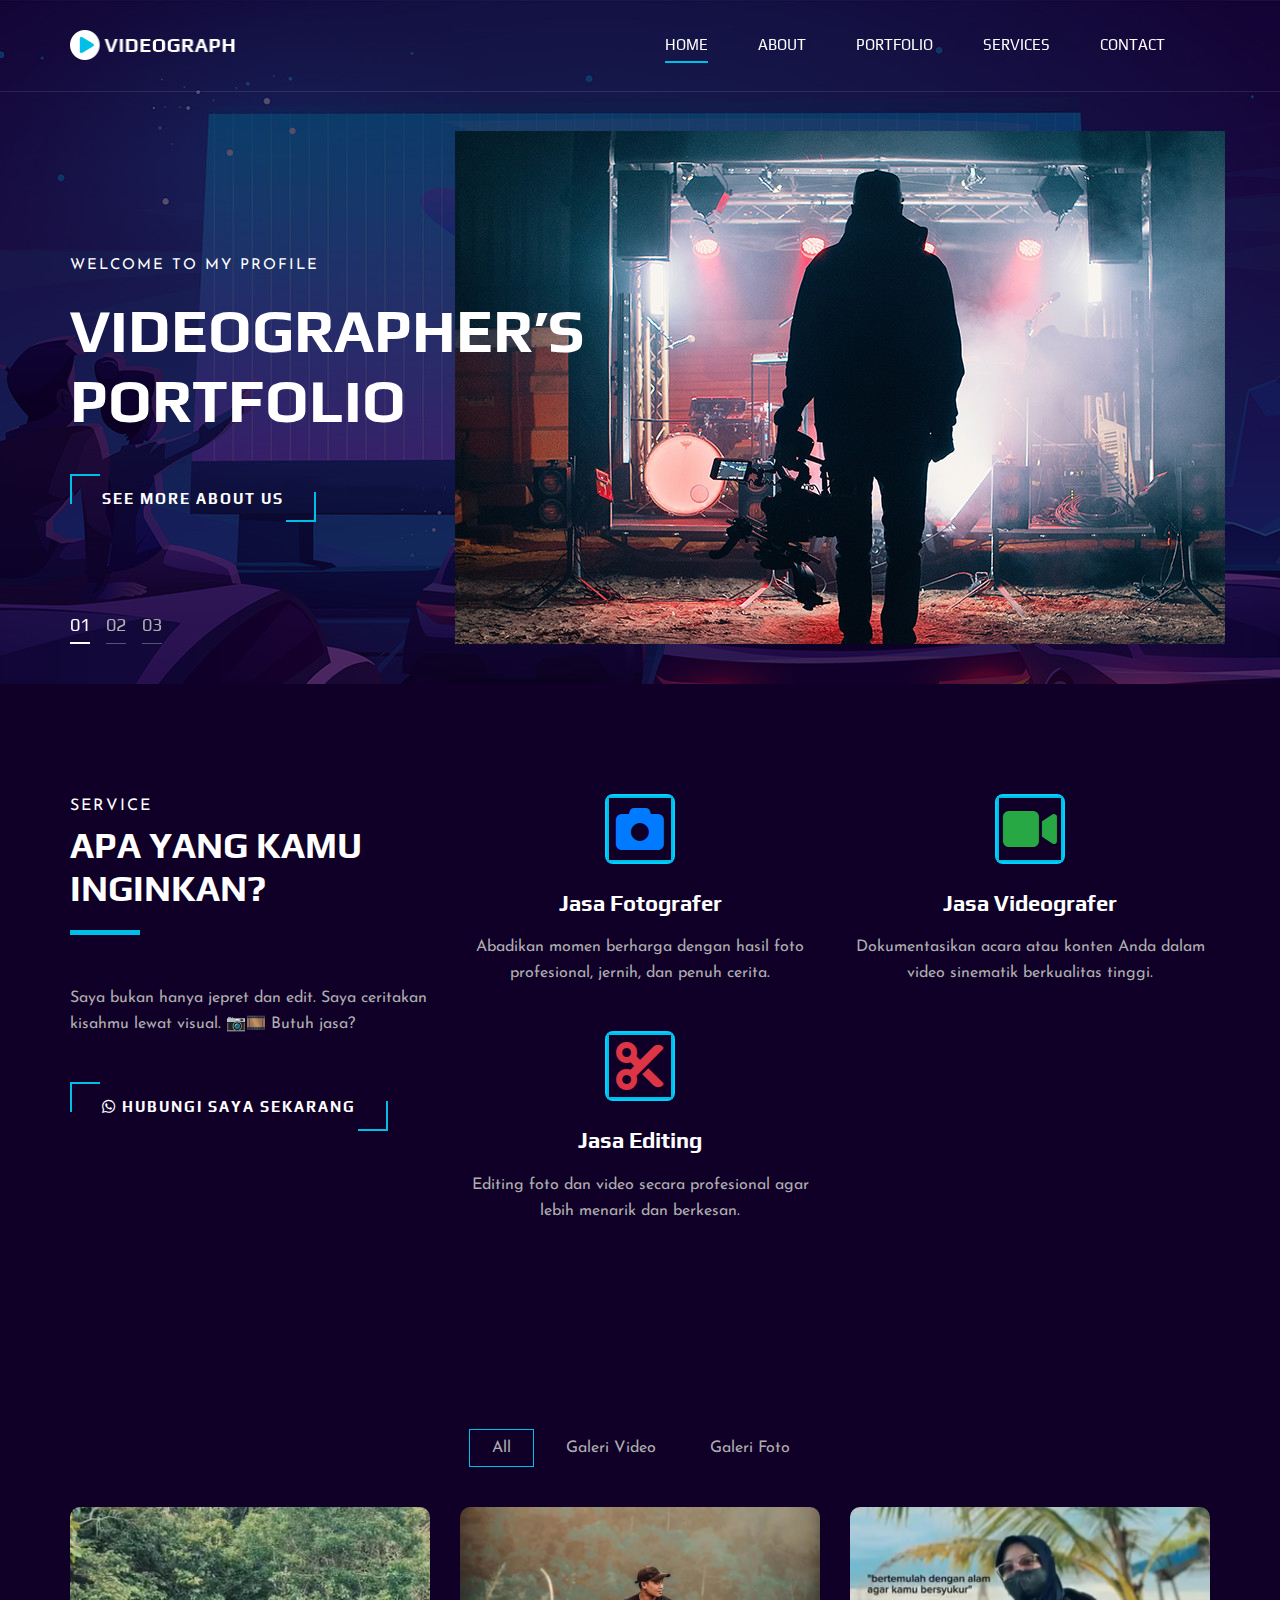
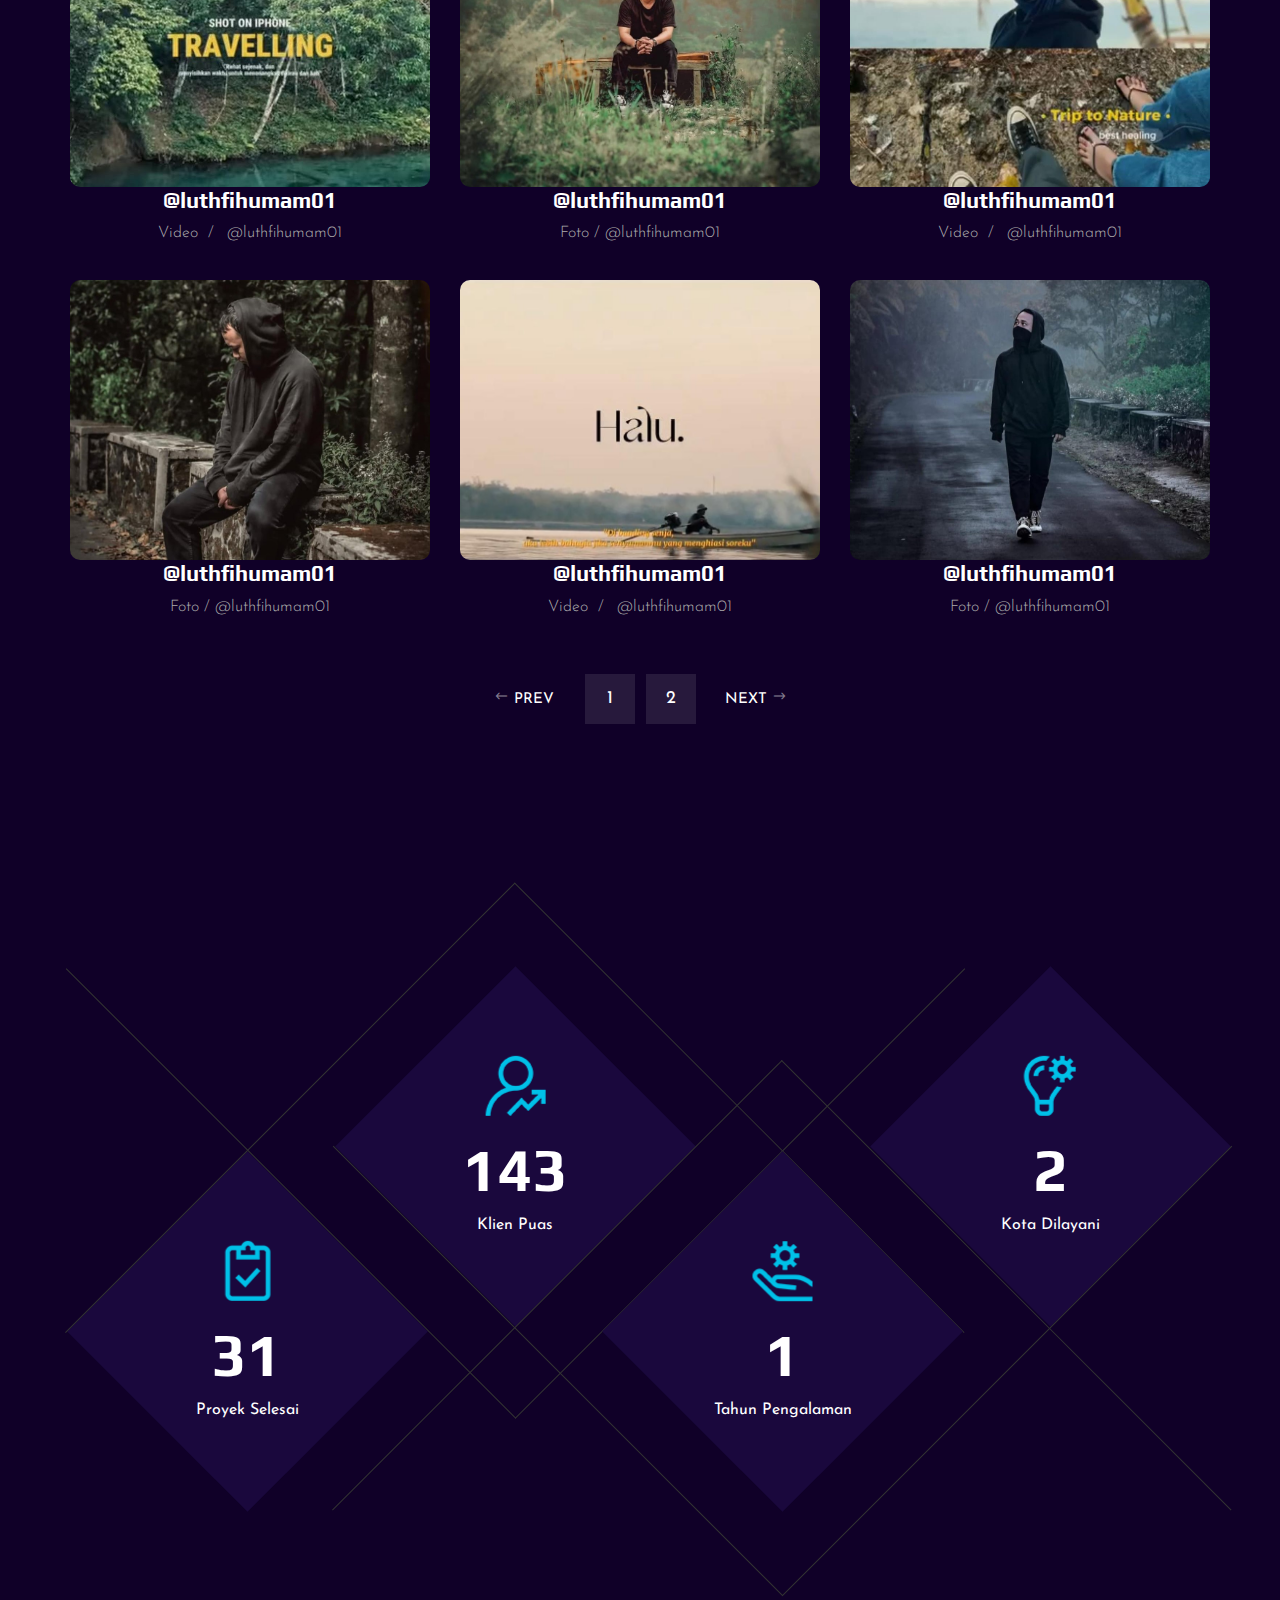
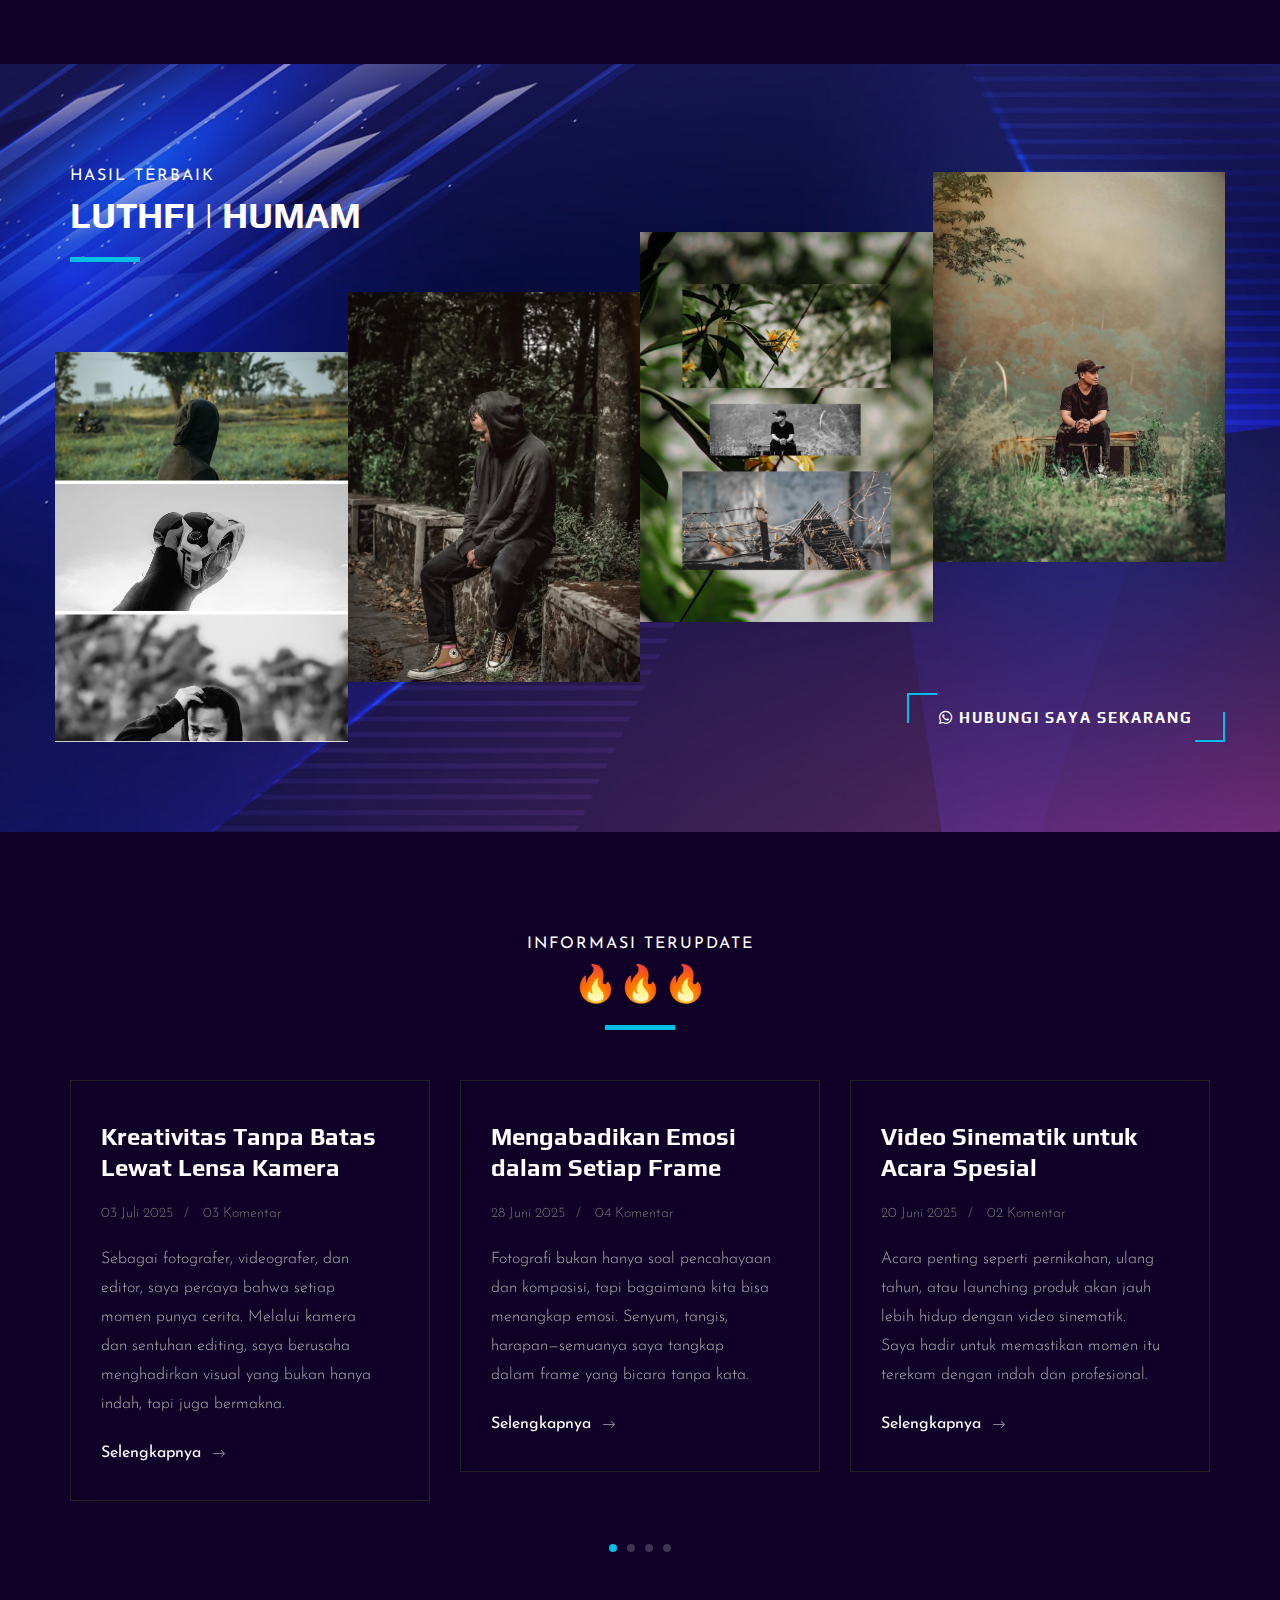
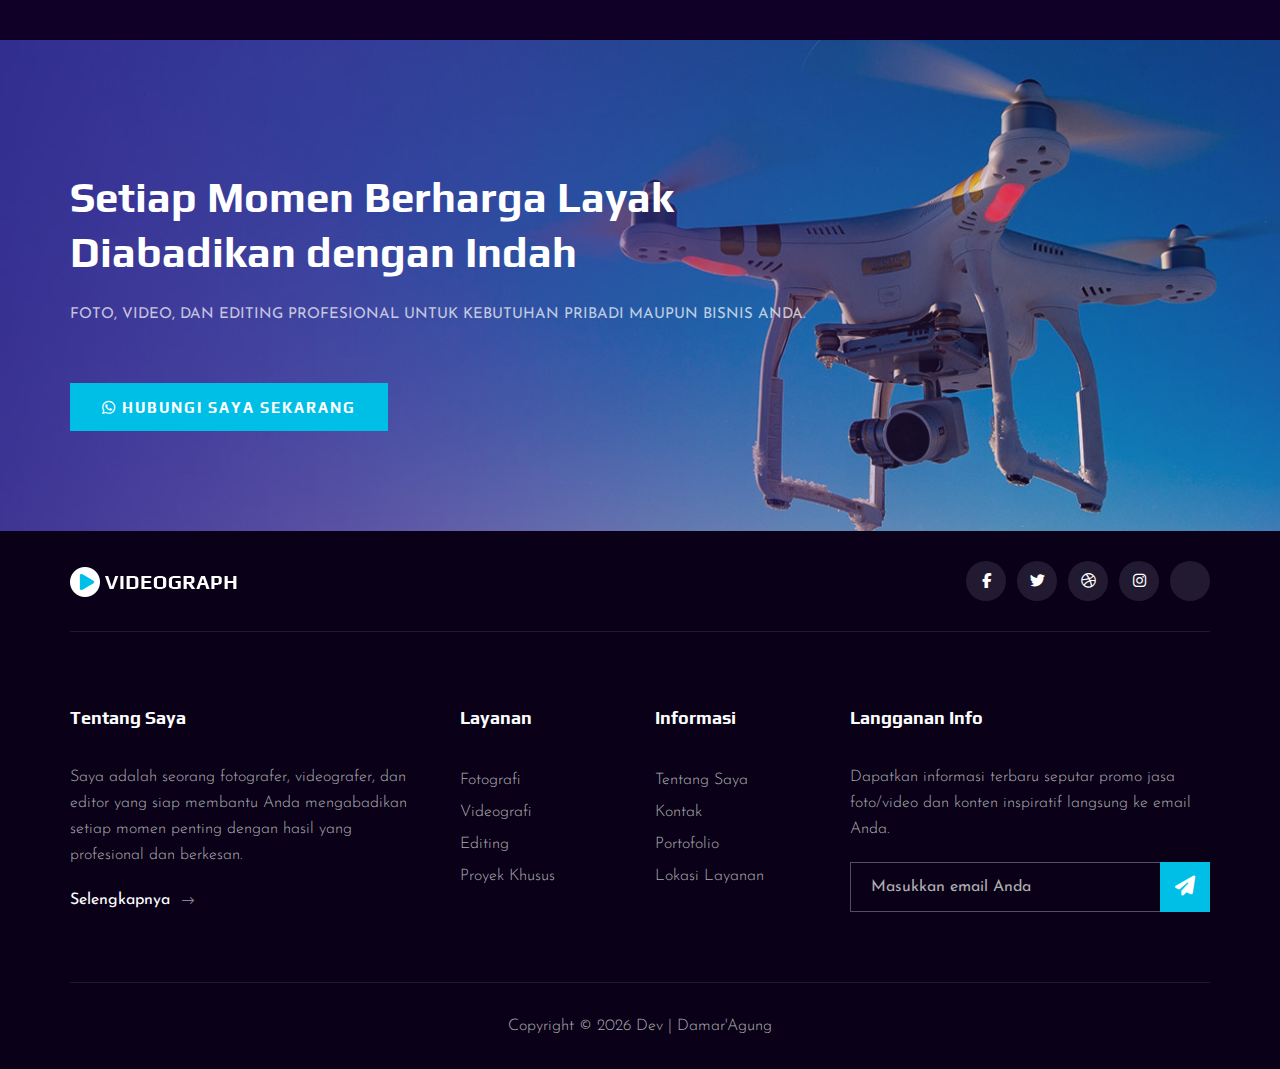
<file: index.html>
<!DOCTYPE html>
<html lang="zxx">
  <head>
    <meta charset="UTF-8" />
    <meta name="description" content="Videograph Template" />
    <meta name="keywords" content="Videograph, unica, creative, html" />
    <meta name="viewport" content="width=device-width, initial-scale=1.0" />
    <meta http-equiv="X-UA-Compatible" content="ie=edge" />
    <title>LuthfiHumam | Creator</title>

    <!-- Google Font -->
    <link
      href="https://fonts.googleapis.com/css2?family=Play:wght@400;700&display=swap"
      rel="stylesheet"
    />
    <link
      href="https://fonts.googleapis.com/css2?family=Josefin+Sans:wght@300;400;500;600;700&display=swap"
      rel="stylesheet"
    />

    <!-- Css Styles -->
    <link rel="stylesheet" href="css/bootstrap.min.css" type="text/css" />
    <link rel="stylesheet" href="css/font-awesome.min.css" type="text/css" />
    <link rel="stylesheet" href="css/elegant-icons.css" type="text/css" />
    <link rel="stylesheet" href="css/owl.carousel.min.css" type="text/css" />
    <link rel="stylesheet" href="css/magnific-popup.css" type="text/css" />
    <link rel="stylesheet" href="css/slicknav.min.css" type="text/css" />
    <link rel="stylesheet" href="css/style.css" type="text/css" />

    <!-- Pastikan link Font Awesome ada di <head> -->
    <link
      rel="stylesheet"
      href="https://cdnjs.cloudflare.com/ajax/libs/font-awesome/6.5.0/css/all.min.css"
    />
  </head>

  <body>
    <!-- Page Preloder -->
    <div id="preloder">
      <div class="loader"></div>
    </div>

    <!-- Header Section Begin -->
    <header class="header">
      <div class="container">
        <div class="row">
          <div class="col-lg-2">
            <div class="header__logo">
              <a href="./index.html"><img src="img/logo.png" alt="" /></a>
            </div>
          </div>
          <div class="col-lg-10">
            <div class="header__nav__option">
              <nav class="header__nav__menu mobile-menu">
                <ul>
                  <li class="active"><a href="./index.html">Home</a></li>
                  <li><a href="./about.html">About</a></li>
                  <li><a href="./portfolio.html">Portfolio</a></li>
                  <li><a href="./services.html">Services</a></li>
                  <!-- <li>
                    <a href="#">Pages</a>
                    <ul class="dropdown">
                      <li><a href="./about.html">About</a></li>
                      <li><a href="./portfolio.html">Portfolio</a></li>
                      <li><a href="./blog.html">Blog</a></li>
                      <li><a href="./blog-details.html">Blog Details</a></li>
                    </ul>
                  </li> -->
                  <li><a href="./contact.html">Contact</a></li>
                </ul>
              </nav>
              <!-- <div class="header__nav__social">
                <a href="#"><i class="fa fa-facebook"></i></a>
                <a href="#"><i class="fa fa-twitter"></i></a>
                <a href="#"><i class="fa fa-dribbble"></i></a>
                <a href="#"><i class="fa fa-instagram"></i></a>
                <a href="#"><i class="fa fa-youtube-play"></i></a>
              </div> -->
            </div>
          </div>
        </div>
        <div id="mobile-menu-wrap"></div>
      </div>
    </header>
    <!-- Header End -->

    <!-- Hero Section Begin -->
    <section class="hero">
      <div class="hero__slider owl-carousel">
        <div class="hero__item set-bg" data-setbg="img/hero/hero-1.jpg">
          <div class="container">
            <div class="row">
              <div class="col-lg-6">
                <div class="hero__text">
                  <span>Welcome To My Profile</span>
                  <h2>Videographer’s Portfolio</h2>
                  <a href="#" class="primary-btn">See more about us</a>
                </div>
              </div>
            </div>
          </div>
        </div>
        <div class="hero__item set-bg" data-setbg="img/hero/hero-1.jpg">
          <div class="container">
            <div class="row">
              <div class="col-lg-6">
                <div class="hero__text">
                  <span>Welcome To My Profile</span>
                  <h2>photographer’s Portfolio</h2>
                  <a href="#" class="primary-btn">See more about us</a>
                </div>
              </div>
            </div>
          </div>
        </div>
        <div class="hero__item set-bg" data-setbg="img/hero/hero-1.jpg">
          <div class="container">
            <div class="row">
              <div class="col-lg-6">
                <div class="hero__text">
                  <span>Welcome To My Profile</span>
                  <h2>Editing’s Portfolio</h2>
                  <a href="#" class="primary-btn">See more about us</a>
                </div>
              </div>
            </div>
          </div>
        </div>
      </div>
    </section>
    <!-- Hero Section End -->

    <!-- Services Section Begin -->
    <section class="services spad">
      <div class="container">
        <div class="row">
          <div class="col-lg-4">
            <div class="services__title">
              <div class="section-title">
                <span>Service</span>
                <h2>Apa yang kamu inginkan?</h2>
              </div>
              <p>
                Saya bukan hanya jepret dan edit. Saya ceritakan kisahmu lewat
                visual. 📷🎞️ Butuh jasa?
              </p>
              <a
                href="https://wa.me/+6281325103765?text=Halo%2C%20saya%20tertarik%20dengan%20jasa%20Anda."
                target="_blank"
                class="primary-btn"
              >
                <i class="fab fa-whatsapp"></i> Hubungi Saya Sekarang
              </a>
            </div>
          </div>
          <div class="col-lg-8">
            <div class="row">
              <!-- Fotografer -->
              <div class="col-lg-6 col-md-6 col-sm-6">
                <div class="services__item text-center">
                  <div class="services__item__icon">
                    <i class="fas fa-camera fa-3x text-primary"></i>
                  </div>
                  <h4>Jasa Fotografer</h4>
                  <p>
                    Abadikan momen berharga dengan hasil foto profesional,
                    jernih, dan penuh cerita.
                  </p>
                </div>
              </div>

              <!-- Videografer -->
              <div class="col-lg-6 col-md-6 col-sm-6">
                <div class="services__item text-center">
                  <div class="services__item__icon">
                    <i class="fas fa-video fa-3x text-success"></i>
                  </div>
                  <h4>Jasa Videografer</h4>
                  <p>
                    Dokumentasikan acara atau konten Anda dalam video sinematik
                    berkualitas tinggi.
                  </p>
                </div>
              </div>

              <!-- Editing -->
              <div class="col-lg-6 col-md-6 col-sm-6">
                <div class="services__item text-center">
                  <div class="services__item__icon">
                    <i class="fas fa-scissors fa-3x text-danger"></i>
                  </div>
                  <h4>Jasa Editing</h4>
                  <p>
                    Editing foto dan video secara profesional agar lebih menarik
                    dan berkesan.
                  </p>
                </div>
              </div>
            </div>
          </div>
        </div>
      </div>
    </section>
    <!-- Services Section End -->

    <!-- Portfolio Section Begin -->
    <section class="portfolio spad">
      <div class="container">
        <div class="row">
          <div class="col-lg-12">
            <ul class="portfolio__filter">
              <li class="active" data-filter="*">All</li>
              <li data-filter=".branding">Galeri Video</li>
              <li data-filter=".digital-marketing">Galeri Foto</li>
              <!-- <li data-filter=".web">Web</li>
              <li data-filter=".photography">Photography</li>
              <li data-filter=" .ecommerce">eCommerce</li> -->
            </ul>
          </div>
        </div>
        <div class="row portfolio__gallery">
          <div class="col-lg-4 col-md-6 col-sm-6 mix branding">
            <div class="portfolio__item">
              <div
                class="portfolio__item__image set-bg"
                data-setbg="img/portfolio/g.jpeg"
              >
                <a
                  href="https://www.instagram.com/reel/DJQiPZhSjHqnAq2kZjA4DhamkDK9d_NjjHyUzs0/?igsh=ZzFudm91M3lha2h6"
                  target="_blank"
                  rel="noopener noreferrer"
                  class="zoom-overlay"
                  title="Tonton di Instagram"
                >
                  <i class="fas fa-video"></i>
                </a>
              </div>
              <div class="portfolio__item__text">
                <h4>@luthfihumam01</h4>
                <ul>
                  <li>Video</li>
                  <li>@luthfihumam01</li>
                </ul>
              </div>
            </div>
          </div>
          <div class="col-lg-4 col-md-6 col-sm-6 mix digital-marketing">
            <div class="portfolio__item">
              <div
                class="portfolio__item__image set-bg"
                data-setbg="img/portfolio/b.jpeg"
              >
                <a
                  href="https://www.instagram.com/p/CxA45gRPPx2r0UxCPNf0_GOWlysKM_OxJcVcVU0/?igsh=dHpmNDhiYjg4bzRl"
                  target="_blank"
                  rel="noopener noreferrer"
                  class="zoom-overlay"
                  title="Lihat Foto di Instagram"
                >
                  <i class="fas fa-camera"></i>
                </a>
              </div>
              <div class="portfolio__item__text">
                <h4>@luthfihumam01</h4>
                <span>Foto / @luthfihumam01</span>
              </div>
            </div>
          </div>
          <div class="col-lg-4 col-md-6 col-sm-6 mix branding">
            <div class="portfolio__item">
              <div
                class="portfolio__item__image set-bg"
                data-setbg="img/portfolio/c.jpeg"
              >
                <a
                  href="https://www.instagram.com/reel/DFJeAQyzyXG-ecOnXFEh7yu_nqeiUnijiHPX6w0/?igsh=MWNlb3lmazVudzY4OA=="
                  target="_blank"
                  rel="noopener noreferrer"
                  class="zoom-overlay"
                  title="Tonton di Instagram"
                >
                  <i class="fas fa-video"></i>
                </a>
              </div>
              <div class="portfolio__item__text">
                <h4>@luthfihumam01</h4>
                <ul>
                  <li>Video</li>
                  <li>@luthfihumam01</li>
                </ul>
              </div>
            </div>
          </div>
          <div class="col-lg-4 col-md-6 col-sm-6 mix digital-marketing">
            <div class="portfolio__item">
              <div
                class="portfolio__item__image set-bg"
                data-setbg="img/portfolio/d.jpeg"
              >
                <a
                  href="https://www.instagram.com/p/CwNNn6zPKRM6i7vXH6mmPkZZ9AG0c6DaskFSE40/?igsh=MWY0cDAzaW8xcWlhaw=="
                  target="_blank"
                  rel="noopener noreferrer"
                  class="zoom-overlay"
                  title="Lihat Foto di Instagram"
                >
                  <i class="fas fa-camera"></i>
                </a>
              </div>
              <div class="portfolio__item__text">
                <h4>@luthfihumam01</h4>
                <span>Foto / @luthfihumam01</span>
              </div>
            </div>
          </div>
          <div class="col-lg-4 col-md-6 col-sm-6 mix branding">
            <div class="portfolio__item">
              <div
                class="portfolio__item__image set-bg"
                data-setbg="img/portfolio/e.jpeg"
              >
                <a
                  href="https://www.instagram.com/reel/CwiJgWxs_1sR2zJgfZ7kyUz9YnhIpFB1nQ3MLA0/?igsh=Ym92dWRvMTMweTV4"
                  target="_blank"
                  rel="noopener noreferrer"
                  class="zoom-overlay"
                  title="Tonton di Instagram"
                >
                  <i class="fas fa-video"></i>
                </a>
              </div>
              <div class="portfolio__item__text">
                <h4>@luthfihumam01</h4>
                <ul>
                  <li>Video</li>
                  <li>@luthfihumam01</li>
                </ul>
              </div>
            </div>
          </div>
          <div class="col-lg-4 col-md-6 col-sm-6 mix digital-marketing">
            <div class="portfolio__item">
              <div
                class="portfolio__item__image set-bg"
                data-setbg="img/portfolio/f.jpeg"
              >
                <a
                  href="https://www.instagram.com/p/CwJS4xAS2yMcVZTkr59ldOfGMyXMN_W1bOqEcY0/?igsh=MXR3aXRyZ21lNnI4OA=="
                  target="_blank"
                  rel="noopener noreferrer"
                  class="zoom-overlay"
                  title="Lihat Foto di Instagram"
                >
                  <i class="fas fa-camera"></i>
                </a>
              </div>
              <div class="portfolio__item__text">
                <h4>@luthfihumam01</h4>
                <span>Foto / @luthfihumam01</span>
              </div>
            </div>
          </div>
          <!-- <div class="col-lg-4 col-md-6 col-sm-6 mix web">
            <div class="portfolio__item">
              <div
                class="portfolio__item__video set-bg"
                data-setbg="img/portfolio/portfolio-3.jpg"
              >
                <a
                  href="https://www.youtube.com/watch?v=LXb3EKWsInQ"
                  class="play-btn video-popup"
                  ><i class="fa fa-play"></i
                ></a>
              </div>
              <div class="portfolio__item__text">
                <h4>VIP Auto Tires & Service</h4>
                <ul>
                  <li>eCommerce</li>
                  <li>Magento</li>
                </ul>
              </div>
            </div>
          </div>
          <div class="col-lg-4 col-md-6 col-sm-6 mix photography">
            <div class="portfolio__item">
              <div
                class="portfolio__item__video set-bg"
                data-setbg="img/portfolio/portfolio-4.jpg"
              >
                <a
                  href="https://www.youtube.com/watch?v=LXb3EKWsInQ"
                  class="play-btn video-popup"
                  ><i class="fa fa-play"></i
                ></a>
              </div>
              <div class="portfolio__item__text">
                <h4>VIP Auto Tires & Service</h4>
                <ul>
                  <li>eCommerce</li>
                  <li>Magento</li>
                </ul>
              </div>
            </div>
          </div>
          <div class="col-lg-4 col-md-6 col-sm-6 mix ecommerce">
            <div class="portfolio__item">
              <div
                class="portfolio__item__video set-bg"
                data-setbg="img/portfolio/portfolio-5.jpg"
              >
                <a
                  href="https://www.youtube.com/watch?v=LXb3EKWsInQ"
                  class="play-btn video-popup"
                  ><i class="fa fa-play"></i
                ></a>
              </div>
              <div class="portfolio__item__text">
                <h4>VIP Auto Tires & Service</h4>
                <span>Photography</span>
              </div>
            </div>
          </div>
          <div class="col-lg-4 col-md-6 col-sm-6 mix branding">
            <div class="portfolio__item">
              <div
                class="portfolio__item__video set-bg"
                data-setbg="img/portfolio/portfolio-6.jpg"
              >
                <a
                  href="https://www.youtube.com/watch?v=LXb3EKWsInQ"
                  class="play-btn video-popup"
                  ><i class="fa fa-play"></i
                ></a>
              </div>
              <div class="portfolio__item__text">
                <h4>VIP Auto Tires & Service</h4>
                <ul>
                  <li>eCommerce</li>
                  <li>Magento</li>
                </ul>
              </div>
            </div>
          </div>
          <div class="col-lg-4 col-md-6 col-sm-6 mix web">
            <div class="portfolio__item">
              <div
                class="portfolio__item__video set-bg"
                data-setbg="img/portfolio/portfolio-7.jpg"
              >
                <a
                  href="https://www.youtube.com/watch?v=LXb3EKWsInQ"
                  class="play-btn video-popup"
                  ><i class="fa fa-play"></i
                ></a>
              </div>
              <div class="portfolio__item__text">
                <h4>VIP Auto Tires & Service</h4>
                <ul>
                  <li>eCommerce</li>
                  <li>Magento</li>
                </ul>
              </div>
            </div>
          </div>
          <div class="col-lg-4 col-md-6 col-sm-6 mix photography">
            <div class="portfolio__item">
              <div
                class="portfolio__item__video set-bg"
                data-setbg="img/portfolio/portfolio-8.jpg"
              >
                <a
                  href="https://www.youtube.com/watch?v=LXb3EKWsInQ"
                  class="play-btn video-popup"
                  ><i class="fa fa-play"></i
                ></a>
              </div>
              <div class="portfolio__item__text">
                <h4>VIP Auto Tires & Service</h4>
                <span>Photography</span>
              </div>
            </div>
          </div>
          <div class="col-lg-4 col-md-6 col-sm-6 mix ecommerce">
            <div class="portfolio__item">
              <div
                class="portfolio__item__video set-bg"
                data-setbg="img/portfolio/portfolio-9.jpg"
              >
                <a
                  href="https://www.youtube.com/watch?v=LXb3EKWsInQ"
                  class="play-btn video-popup"
                  ><i class="fa fa-play"></i
                ></a>
              </div>
              <div class="portfolio__item__text">
                <h4>VIP Auto Tires & Service</h4>
                <ul>
                  <li>eCommerce</li>
                  <li>Magento</li>
                </ul>
              </div>
            </div>
          </div> -->
        </div>
        <div class="row">
          <div class="col-lg-12">
            <div class="pagination__option">
              <a href="#" class="arrow__pagination left__arrow"
                ><span class="arrow_left"></span> Prev</a
              >
              <a href="#" class="number__pagination">1</a>
              <a href="#" class="number__pagination">2</a>
              <a href="#" class="arrow__pagination right__arrow"
                >Next <span class="arrow_right"></span
              ></a>
            </div>
          </div>
        </div>
      </div>
    </section>
    <!-- Portfolio Section End -->

    <!-- Work Section Begin -->
    <!-- <section class="work">
      <div class="work__gallery">
        <div class="grid-sizer"></div>
        <div
          class="work__item wide__item set-bg"
          data-setbg="img/work/work-1.jpg"
        >
          <a
            href="https://www.youtube.com/watch?v=LXb3EKWsInQ"
            class="play-btn video-popup"
            ><i class="fa fa-play"></i
          ></a>
          <div class="work__item__hover">
            <h4>VIP Auto Tires & Service</h4>
            <ul>
              <li>eCommerce</li>
              <li>Magento</li>
            </ul>
          </div>
        </div>
        <div
          class="work__item small__item set-bg"
          data-setbg="img/work/work-2.jpg"
        >
          <a
            href="https://www.youtube.com/watch?v=LXb3EKWsInQ"
            class="play-btn video-popup"
            ><i class="fa fa-play"></i
          ></a>
        </div>
        <div
          class="work__item small__item set-bg"
          data-setbg="img/work/work-3.jpg"
        >
          <a
            href="https://www.youtube.com/watch?v=LXb3EKWsInQ"
            class="play-btn video-popup"
            ><i class="fa fa-play"></i
          ></a>
        </div>
        <div
          class="work__item large__item set-bg"
          data-setbg="img/work/work-4.jpg"
        >
          <a
            href="https://www.youtube.com/watch?v=LXb3EKWsInQ"
            class="play-btn video-popup"
            ><i class="fa fa-play"></i
          ></a>
          <div class="work__item__hover">
            <h4>VIP Auto Tires & Service</h4>
            <ul>
              <li>eCommerce</li>
              <li>Magento</li>
            </ul>
          </div>
        </div>
        <div
          class="work__item small__item set-bg"
          data-setbg="img/work/work-5.jpg"
        >
          <a
            href="https://www.youtube.com/watch?v=LXb3EKWsInQ"
            class="play-btn video-popup"
            ><i class="fa fa-play"></i
          ></a>
        </div>
        <div
          class="work__item small__item set-bg"
          data-setbg="img/work/work-6.jpg"
        >
          <a
            href="https://www.youtube.com/watch?v=LXb3EKWsInQ"
            class="play-btn video-popup"
            ><i class="fa fa-play"></i
          ></a>
        </div>
        <div
          class="work__item wide__item set-bg"
          data-setbg="img/work/work-7.jpg"
        >
          <a
            href="https://www.youtube.com/watch?v=LXb3EKWsInQ"
            class="play-btn video-popup"
            ><i class="fa fa-play"></i
          ></a>
          <div class="work__item__hover">
            <h4>VIP Auto Tires & Service</h4>
            <ul>
              <li>eCommerce</li>
              <li>Magento</li>
            </ul>
          </div>
        </div>
      </div>
    </section> -->
    <!-- Work Section End -->

    <!-- Counter Section Begin -->
    <section class="counter">
      <div class="container">
        <div class="counter__content">
          <div class="row">
            <!-- Proyek Selesai -->
            <div class="col-lg-3 col-md-6 col-sm-6">
              <div class="counter__item">
                <div class="counter__item__text">
                  <img src="img/icons/ci-1.png" alt="Ikon Proyek" />
                  <h2 class="counter_num">230</h2>
                  <p>Proyek Selesai</p>
                </div>
              </div>
            </div>

            <!-- Klien Puas -->
            <div class="col-lg-3 col-md-6 col-sm-6">
              <div class="counter__item second__item">
                <div class="counter__item__text">
                  <img src="img/icons/ci-2.png" alt="Ikon Klien" />
                  <h2 class="counter_num">1068</h2>
                  <p>Klien Puas</p>
                </div>
              </div>
            </div>

            <!-- Tahun Pengalaman -->
            <div class="col-lg-3 col-md-6 col-sm-6">
              <div class="counter__item third__item">
                <div class="counter__item__text">
                  <img src="img/icons/ci-3.png" alt="Ikon Pengalaman" />
                  <h2 class="counter_num">5</h2>
                  <p>Tahun Pengalaman</p>
                </div>
              </div>
            </div>

            <!-- Kota Layanan -->
            <div class="col-lg-3 col-md-6 col-sm-6">
              <div class="counter__item four__item">
                <div class="counter__item__text">
                  <img src="img/icons/ci-4.png" alt="Ikon Lokasi" />
                  <h2 class="counter_num">12</h2>
                  <p>Kota Dilayani</p>
                </div>
              </div>
            </div>
          </div>
        </div>
      </div>
    </section>
    <!-- Counter Section End -->

    <!-- Team Section Begin -->
    <section class="team spad set-bg" data-setbg="img/team-bg.jpg">
      <div class="container">
        <div class="row">
          <div class="col-lg-12">
            <div class="section-title team__title">
              <span>Hasil Terbaik</span>
              <h2>Luthfi | Humam</h2>
            </div>
          </div>
        </div>
        <div class="row">
          <div class="col-lg-3 col-md-6 col-sm-6 p-0">
            <div class="team__item set-bg" data-setbg="img/team/d.jpeg">
              <div class="team__item__text">
                <h4>Lutfi Humam</h4>
                <p>Videographer</p>
                <div class="team__item__social">
                  <a href="#"><i class="fab fa-facebook-f"></i></a>
                  <a href="#"><i class="fab fa-twitter"></i></a>
                  <a href="#"><i class="fab fa-dribbble"></i></a>
                  <a href="#"><i class="fab fa-instagram"></i></a>
                </div>
              </div>
            </div>
          </div>
          <div class="col-lg-3 col-md-6 col-sm-6 p-0">
            <div
              class="team__item team__item--second set-bg"
              data-setbg="img/team/new/1.jpeg"
            >
              <div class="team__item__text">
                <h4>Lutfi Humam</h4>
                <p>Photographer</p>
                <div class="team__item__social">
                  <a href="#"><i class="fab fa-facebook-f"></i></a>
                  <a href="#"><i class="fab fa-twitter"></i></a>
                  <a href="#"><i class="fab fa-dribbble"></i></a>
                  <a href="#"><i class="fab fa-instagram"></i></a>
                </div>
              </div>
            </div>
          </div>
          <div class="col-lg-3 col-md-6 col-sm-6 p-0">
            <div
              class="team__item team__item--third set-bg"
              data-setbg="img/team/c.jpeg"
            >
              <div class="team__item__text">
                <h4>Lutfi Humam</h4>
                <p>Videographer</p>
                <div class="team__item__social">
                  <a href="#"><i class="fab fa-facebook-f"></i></a>
                  <a href="#"><i class="fab fa-twitter"></i></a>
                  <a href="#"><i class="fab fa-dribbble"></i></a>
                  <a href="#"><i class="fab fa-instagram"></i></a>
                </div>
              </div>
            </div>
          </div>
          <div class="col-lg-3 col-md-6 col-sm-6 p-0">
            <div
              class="team__item team__item--four set-bg"
              data-setbg="img/team/new/4.jpeg"
            >
              <div class="team__item__text">
                <h4>Lutfi Humam</h4>
                <p>Photographer</p>
                <div class="team__item__social">
                  <a href="#"><i class="fab fa-facebook-f"></i></a>
                  <a href="#"><i class="fab fa-twitter"></i></a>
                  <a href="#"><i class="fab fa-dribbble"></i></a>
                  <a href="#"><i class="fab fa-instagram"></i></a>
                </div>
              </div>
            </div>
          </div>
          <div class="col-lg-12 p-0">
            <div class="team__btn">
              <a
                href="https://wa.me/+6281325103765?text=Halo%2C%20saya%20tertarik%20dengan%20jasa%20Anda."
                target="_blank"
                class="primary-btn"
                ><i class="fab fa-whatsapp"></i> Hubungi Saya Sekarang</a
              >
            </div>
          </div>
        </div>
      </div>
    </section>
    <!-- Team Section End -->

    <!-- Latest Blog Section Begin -->
    <section class="latest spad">
      <div class="container">
        <div class="row">
          <div class="col-lg-12">
            <div class="section-title center-title">
              <span>Informasi Terupdate</span>
              <h2>🔥🔥🔥</h2>
            </div>
          </div>
        </div>
        <div class="row">
          <div class="latest__slider owl-carousel">
            <!-- 1. Artikel: Kreativitas Tanpa Batas Lewat Lensa Kamera -->
            <div class="col-lg-4">
              <div class="blog__item latest__item">
                <h4>Kreativitas Tanpa Batas Lewat Lensa Kamera</h4>
                <ul>
                  <li>03 Juli 2025</li>
                  <li>03 Komentar</li>
                </ul>
                <p>
                  Sebagai fotografer, videografer, dan editor, saya percaya
                  bahwa setiap momen punya cerita. Melalui kamera dan sentuhan
                  editing, saya berusaha menghadirkan visual yang bukan hanya
                  indah, tapi juga bermakna.
                </p>
                <a href="#">Selengkapnya <span class="arrow_right"></span></a>
              </div>
            </div>

            <!-- 2. Artikel: Mengabadikan Emosi dalam Setiap Frame -->
            <div class="col-lg-4">
              <div class="blog__item latest__item">
                <h4>Mengabadikan Emosi dalam Setiap Frame</h4>
                <ul>
                  <li>28 Juni 2025</li>
                  <li>04 Komentar</li>
                </ul>
                <p>
                  Fotografi bukan hanya soal pencahayaan dan komposisi, tapi
                  bagaimana kita bisa menangkap emosi. Senyum, tangis,
                  harapan—semuanya saya tangkap dalam frame yang bicara tanpa
                  kata.
                </p>
                <a href="#">Selengkapnya <span class="arrow_right"></span></a>
              </div>
            </div>

            <!-- 3. Artikel: Video Sinematik untuk Acara Spesial -->
            <div class="col-lg-4">
              <div class="blog__item latest__item">
                <h4>Video Sinematik untuk Acara Spesial</h4>
                <ul>
                  <li>20 Juni 2025</li>
                  <li>02 Komentar</li>
                </ul>
                <p>
                  Acara penting seperti pernikahan, ulang tahun, atau launching
                  produk akan jauh lebih hidup dengan video sinematik. Saya
                  hadir untuk memastikan momen itu terekam dengan indah dan
                  profesional.
                </p>
                <a href="#">Selengkapnya <span class="arrow_right"></span></a>
              </div>
            </div>

            <!-- 4. Artikel: Editing Itu Seni, Bukan Sekadar Koreksi -->
            <div class="col-lg-4">
              <div class="blog__item latest__item">
                <h4>Editing Itu Seni, Bukan Sekadar Koreksi</h4>
                <ul>
                  <li>15 Juni 2025</li>
                  <li>01 Komentar</li>
                </ul>
                <p>
                  Banyak yang mengira editing hanya soal memperbaiki gambar.
                  Padahal, ini adalah seni menyempurnakan cerita visual. Warna,
                  tempo, dan mood—semua berpadu untuk menyentuh penonton.
                </p>
                <a href="#">Selengkapnya <span class="arrow_right"></span></a>
              </div>
            </div>

            <!-- 5. Artikel: Tips Foto Outdoor yang Natural dan Menarik -->
            <div class="col-lg-4">
              <div class="blog__item latest__item">
                <h4>Tips Foto Outdoor yang Natural dan Menarik</h4>
                <ul>
                  <li>10 Juni 2025</li>
                  <li>06 Komentar</li>
                </ul>
                <p>
                  Cahaya alami, ekspresi spontan, dan lokasi yang tepat adalah
                  kunci dari foto outdoor yang berhasil. Dalam artikel ini, saya
                  bagikan pengalaman dan trik sederhana agar hasil jepretan jadi
                  lebih hidup.
                </p>
                <a href="#">Selengkapnya <span class="arrow_right"></span></a>
              </div>
            </div>

            <!-- 6. Artikel: Personal Branding Lewat Foto & Video -->
            <div class="col-lg-4">
              <div class="blog__item latest__item">
                <h4>Personal Branding Lewat Foto & Video</h4>
                <ul>
                  <li>05 Juni 2025</li>
                  <li>07 Komentar</li>
                </ul>
                <p>
                  Di era digital, visual punya peran besar untuk personal
                  branding. Saya bantu Anda tampil lebih profesional di media
                  sosial lewat konten yang kuat dan konsisten.
                </p>
                <a href="#">Selengkapnya <span class="arrow_right"></span></a>
              </div>
            </div>

            <!-- 7. Artikel: Kenapa Harus Pakai Jasa Profesional? -->
            <div class="col-lg-4">
              <div class="blog__item latest__item">
                <h4>Kenapa Harus Pakai Jasa Profesional?</h4>
                <ul>
                  <li>01 Juni 2025</li>
                  <li>08 Komentar</li>
                </ul>
                <p>
                  Hasil dokumentasi dari jasa profesional bukan hanya soal
                  kualitas teknis, tapi juga pengalaman, alat yang mumpuni, dan
                  kemampuan membaca momen. Investasi kecil untuk hasil yang
                  maksimal.
                </p>
                <a href="#">Selengkapnya <span class="arrow_right"></span></a>
              </div>
            </div>
          </div>
        </div>
      </div>
    </section>
    <!-- Latest Blog Section End -->

    <!-- Call To Action Section Begin -->
    <section class="callto spad set-bg" data-setbg="img/callto-bg.jpg">
      <div class="container">
        <div class="row">
          <div class="col-lg-8">
            <div class="callto__text">
              <h2>Setiap Momen Berharga Layak Diabadikan dengan Indah</h2>
              <p>
                Foto, video, dan editing profesional untuk kebutuhan pribadi
                maupun bisnis Anda.
              </p>
              <a
                href="https://wa.me/+6281325103765?text=Halo%2C%20saya%20tertarik%20dengan%20jasa%20Anda."
                target="_blank"
                class="primary-btn"
              >
                <i class="fab fa-whatsapp"></i> Hubungi Saya Sekarang
              </a>
            </div>
          </div>
        </div>
      </div>
    </section>
    <!-- Call To Action Section End -->

    <!-- Footer Section Begin -->
    <footer class="footer">
      <div class="container">
        <div class="footer__top">
          <div class="row">
            <div class="col-lg-6 col-md-6">
              <div class="footer__top__logo">
                <a href="#"><img src="img/logo.png" alt="" /></a>
              </div>
            </div>
            <div class="col-lg-6 col-md-6">
              <div class="footer__top__social">
                <a href="#"><i class="fab fa-facebook-f"></i></a>
                <a href="#"><i class="fab fa-twitter"></i></a>
                <a href="#"><i class="fab fa-dribbble"></i></a>
                <a href="#"><i class="fab fa-instagram"></i></a>
                <a href="#"><i class="fab fa-youtube-play"></i></a>
              </div>
            </div>
          </div>
        </div>
        <div class="footer__option">
          <div class="row">
            <!-- Tentang Saya -->
            <div class="col-lg-4 col-md-6 col-sm-6">
              <div class="footer__option__item">
                <h5>Tentang Saya</h5>
                <p>
                  Saya adalah seorang fotografer, videografer, dan editor yang
                  siap membantu Anda mengabadikan setiap momen penting dengan
                  hasil yang profesional dan berkesan.
                </p>
                <a href="#" class="read__more"
                  >Selengkapnya <span class="arrow_right"></span
                ></a>
              </div>
            </div>

            <!-- Layanan -->
            <div class="col-lg-2 col-md-3 col-sm-3">
              <div class="footer__option__item">
                <h5>Layanan</h5>
                <ul>
                  <li><a href="#">Fotografi</a></li>
                  <li><a href="#">Videografi</a></li>
                  <li><a href="#">Editing</a></li>
                  <li><a href="#">Proyek Khusus</a></li>
                </ul>
              </div>
            </div>

            <!-- Info Kontak -->
            <div class="col-lg-2 col-md-3 col-sm-3">
              <div class="footer__option__item">
                <h5>Informasi</h5>
                <ul>
                  <li><a href="#">Tentang Saya</a></li>
                  <li><a href="#">Kontak</a></li>
                  <li><a href="#">Portofolio</a></li>
                  <li><a href="#">Lokasi Layanan</a></li>
                </ul>
              </div>
            </div>

            <!-- Langganan Berita -->
            <div class="col-lg-4 col-md-12">
              <div class="footer__option__item">
                <h5>Langganan Info</h5>
                <p>
                  Dapatkan informasi terbaru seputar promo jasa foto/video dan
                  konten inspiratif langsung ke email Anda.
                </p>
                <form action="#">
                  <input type="text" placeholder="Masukkan email Anda" />
                  <button type="submit">
                    <i class="fa fa-paper-plane"></i>
                  </button>
                </form>
              </div>
            </div>
          </div>
        </div>
        <div class="footer__copyright">
          <div class="row">
            <div class="col-lg-12 text-center">
              <!-- Link back to Colorlib can't be removed. Template is licensed under CC BY 3.0. -->
              <p class="footer__copyright__text">
                Copyright &copy;
                <script>
                  document.write(new Date().getFullYear());
                </script>
                Dev | Damar'Agung
              </p>
              <!-- Link back to Colorlib can't be removed. Template is licensed under CC BY 3.0. -->
            </div>
          </div>
        </div>
      </div>
    </footer>
    <!-- Footer Section End -->

    <!-- Js Plugins -->
    <script src="js/jquery-3.3.1.min.js"></script>
    <script src="js/bootstrap.min.js"></script>
    <script src="js/jquery.magnific-popup.min.js"></script>
    <script src="js/mixitup.min.js"></script>
    <script src="js/masonry.pkgd.min.js"></script>
    <script src="js/jquery.slicknav.js"></script>
    <script src="js/owl.carousel.min.js"></script>
    <script src="js/main.js"></script>
  </body>
</html>
</file>
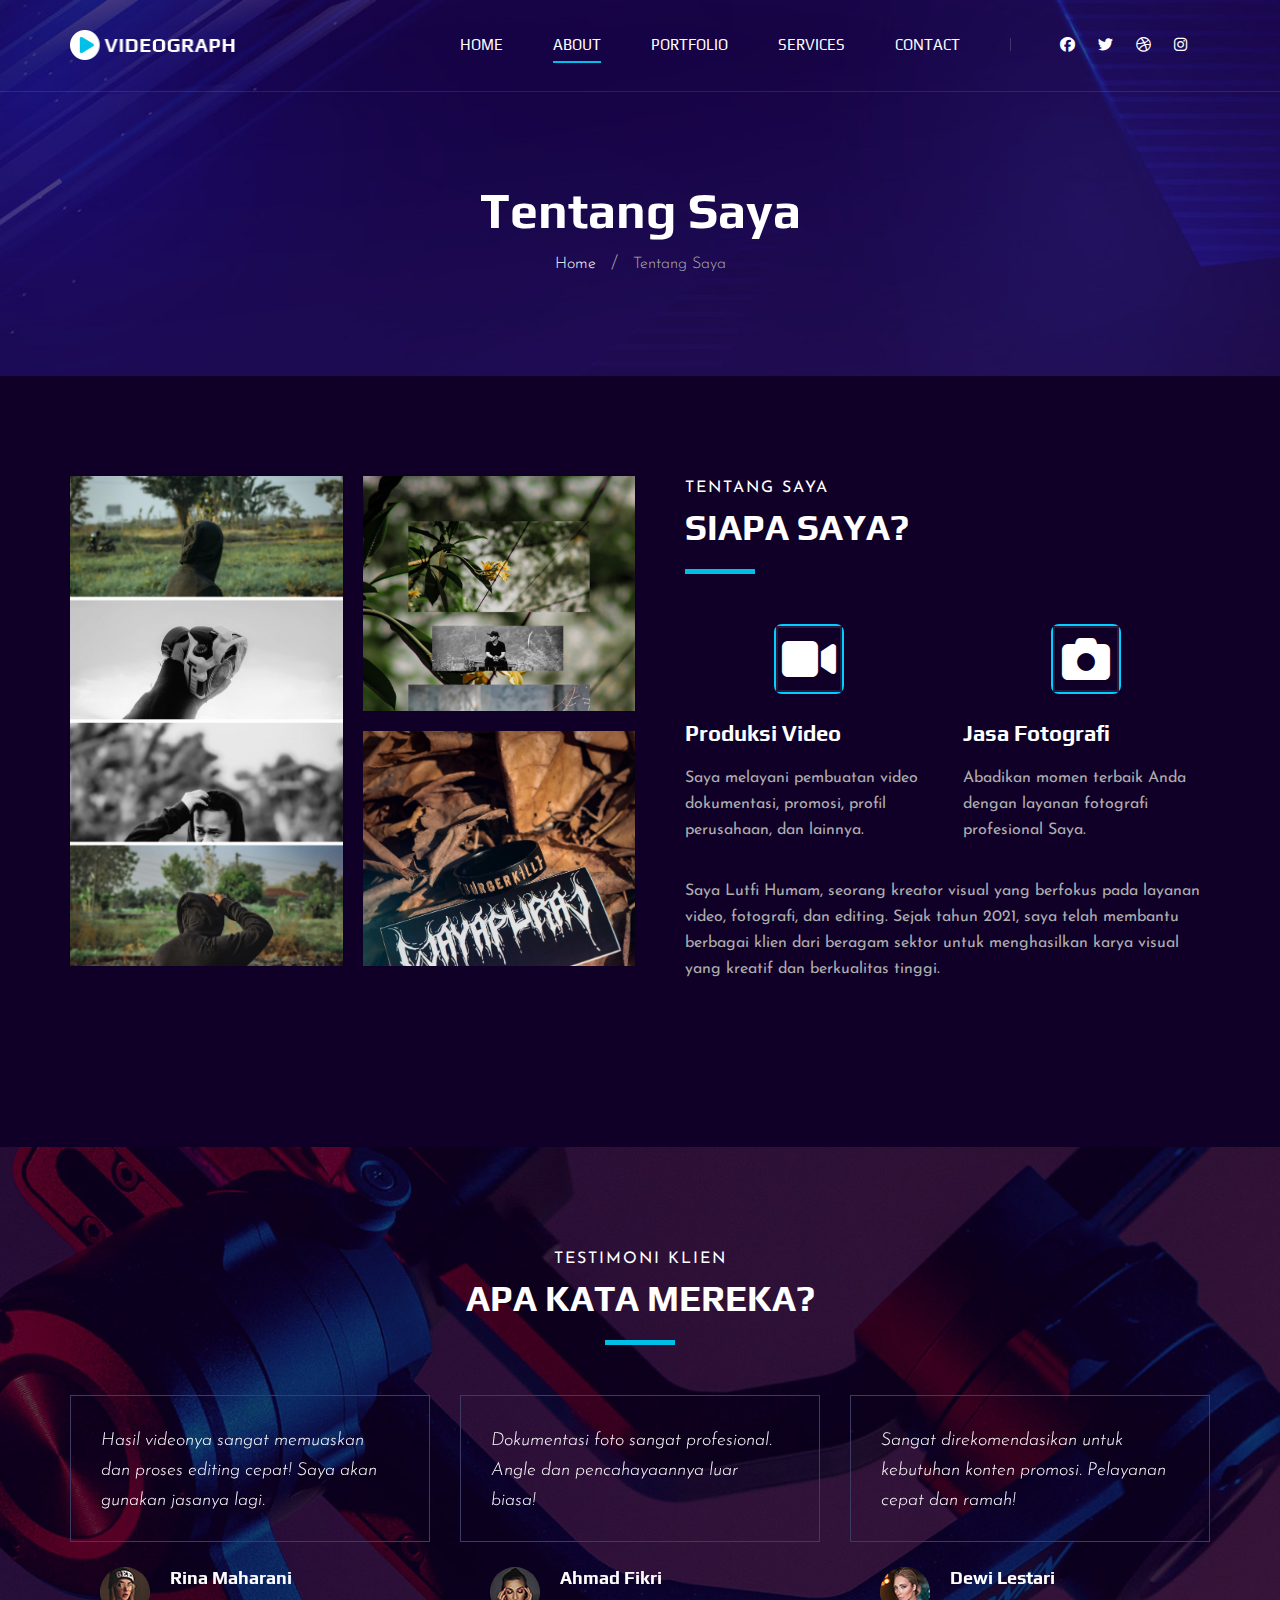
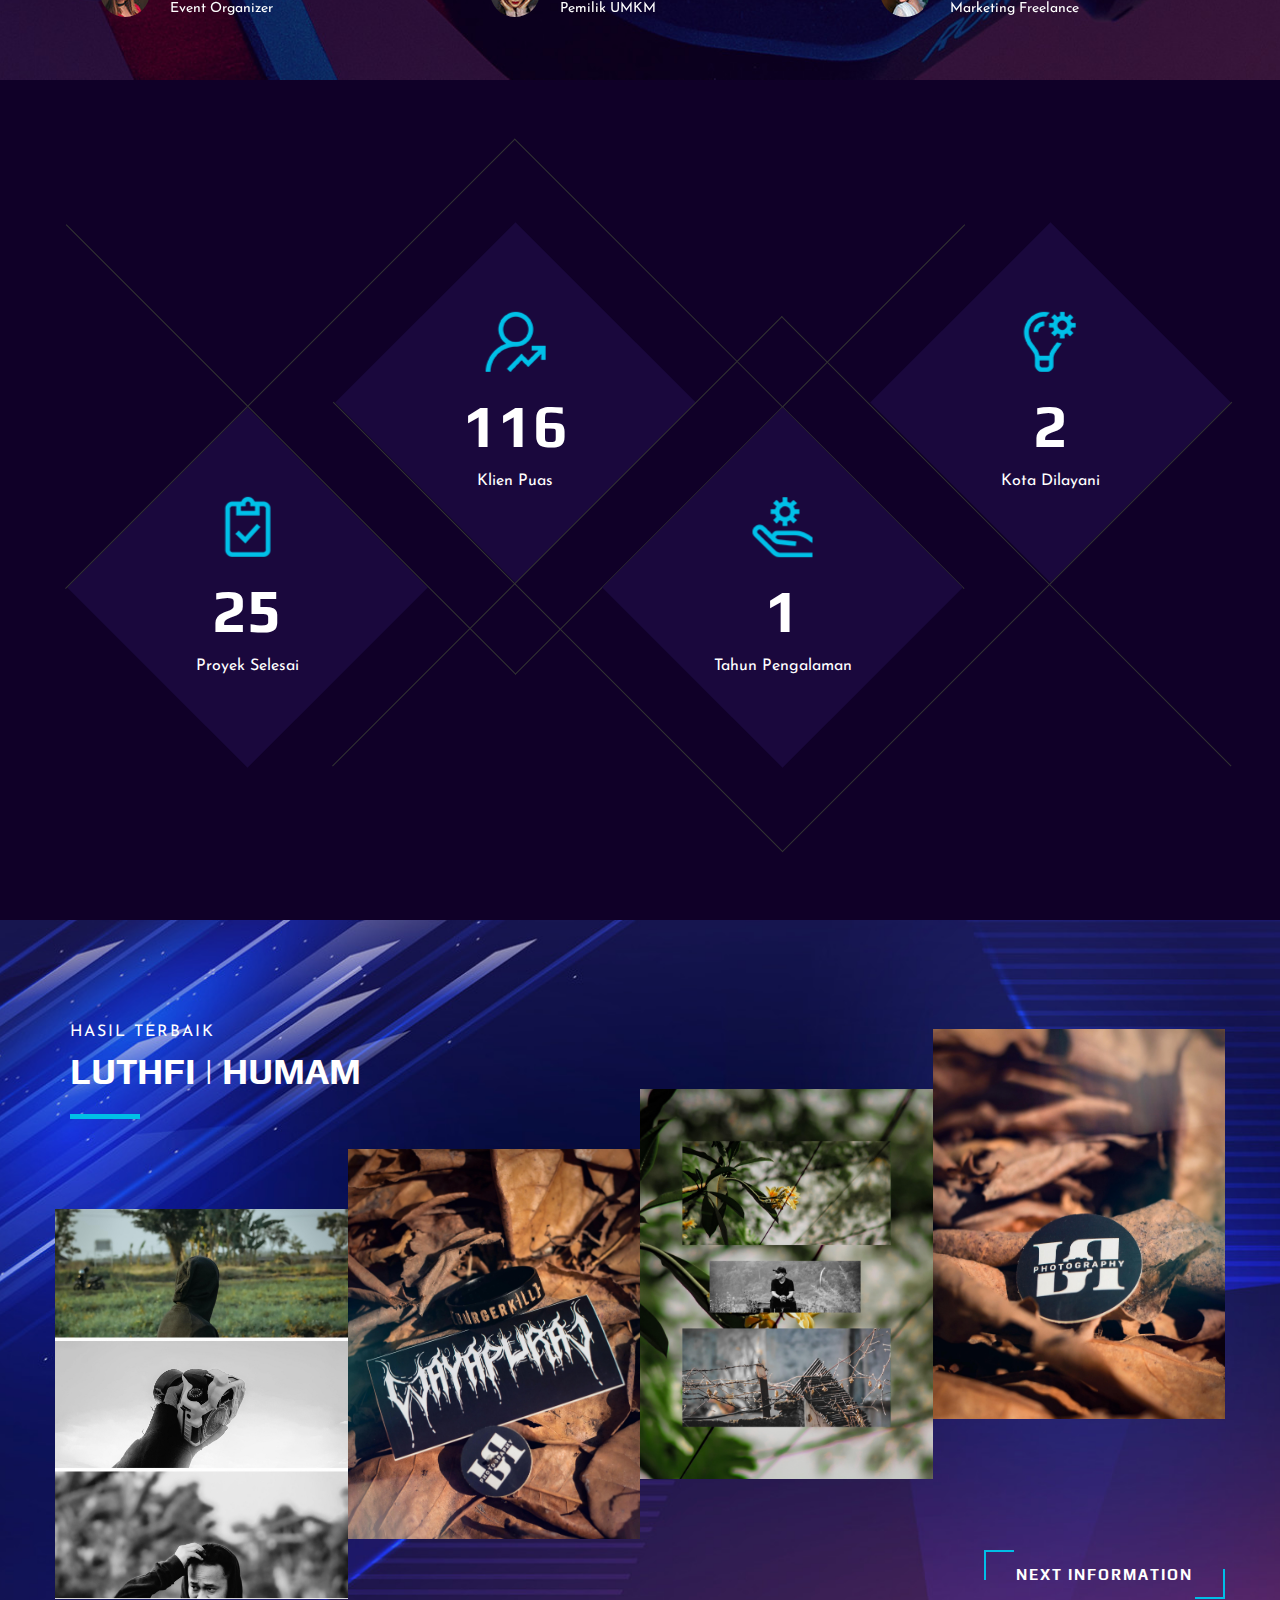
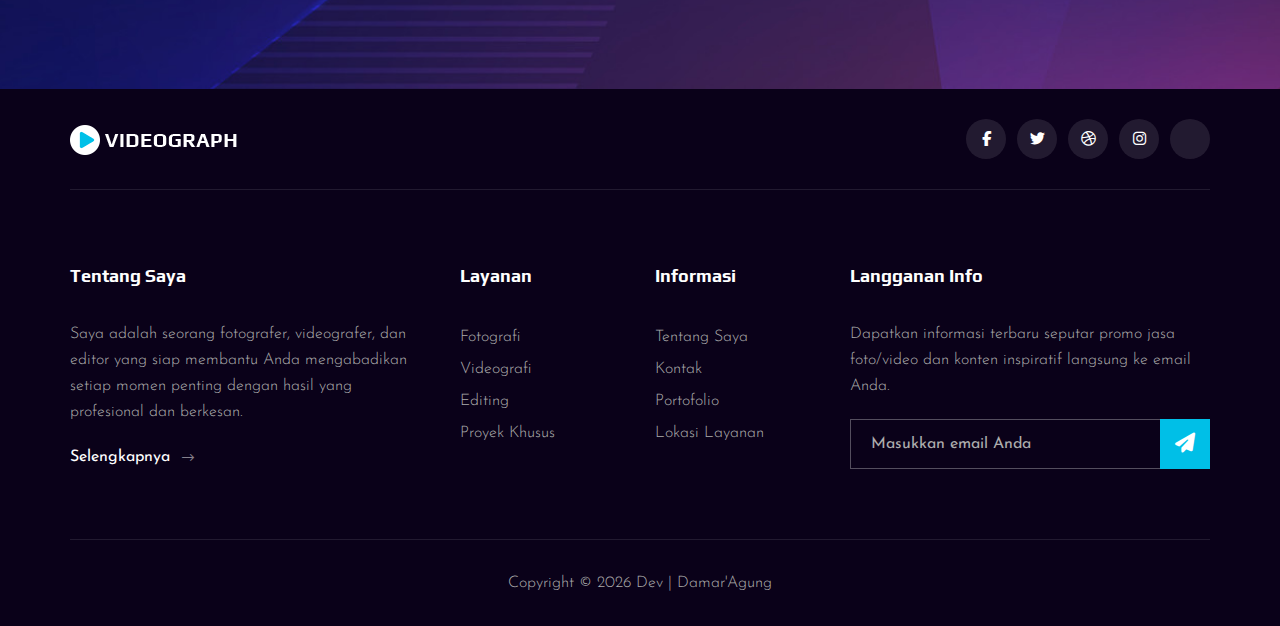
<file: about.html>
<!DOCTYPE html>
<html lang="zxx">
  <head>
    <meta charset="UTF-8" />
    <meta name="description" content="Videograph Template" />
    <meta name="keywords" content="Videograph, unica, creative, html" />
    <meta name="viewport" content="width=device-width, initial-scale=1.0" />
    <meta http-equiv="X-UA-Compatible" content="ie=edge" />
    <title>LutfiHumam | Creator</title>

    <!-- Google Font -->
    <link
      href="https://fonts.googleapis.com/css2?family=Play:wght@400;700&display=swap"
      rel="stylesheet"
    />
    <link
      href="https://fonts.googleapis.com/css2?family=Josefin+Sans:wght@300;400;500;600;700&display=swap"
      rel="stylesheet"
    />

    <!-- Css Styles -->
    <link rel="stylesheet" href="css/bootstrap.min.css" type="text/css" />
    <link rel="stylesheet" href="css/font-awesome.min.css" type="text/css" />
    <link rel="stylesheet" href="css/elegant-icons.css" type="text/css" />
    <link rel="stylesheet" href="css/owl.carousel.min.css" type="text/css" />
    <link rel="stylesheet" href="css/magnific-popup.css" type="text/css" />
    <link rel="stylesheet" href="css/slicknav.min.css" type="text/css" />
    <link rel="stylesheet" href="css/style.css" type="text/css" />

    <!-- Pastikan link Font Awesome ada di <head> -->
    <link
      rel="stylesheet"
      href="https://cdnjs.cloudflare.com/ajax/libs/font-awesome/6.5.0/css/all.min.css"
    />
  </head>

  <body>
    <!-- Page Preloder -->
    <div id="preloder">
      <div class="loader"></div>
    </div>

    <!-- Header Section Begin -->
    <header class="header">
      <div class="container">
        <div class="row">
          <div class="col-lg-2">
            <div class="header__logo">
              <a href="./index.html"><img src="img/logo.png" alt="" /></a>
            </div>
          </div>
          <div class="col-lg-10">
            <div class="header__nav__option">
              <nav class="header__nav__menu mobile-menu">
                <ul>
                  <li><a href="./index.html">Home</a></li>
                  <li class="active"><a href="./about.html">About</a></li>
                  <li><a href="./portfolio.html">Portfolio</a></li>
                  <li><a href="./services.html">Services</a></li>
                  <!-- <li>
                    <a href="#">Pages</a>
                    <ul class="dropdown">
                      <li><a href="./about.html">About</a></li>
                      <li><a href="./portfolio.html">Portfolio</a></li>
                      <li><a href="./blog.html">Blog</a></li>
                      <li><a href="./blog-details.html">Blog Details</a></li>
                    </ul>
                  </li> -->
                  <li><a href="./contact.html">Contact</a></li>
                </ul>
              </nav>
              <div class="header__nav__social">
                <a href="#"><i class="fab fa-facebook"></i></a>
                <a href="#"><i class="fab fa-twitter"></i></a>
                <a href="#"><i class="fab fa-dribbble"></i></a>
                <a href="#"><i class="fab fa-instagram"></i></a>
                <a href="#"><i class="fab fa-youtube-play"></i></a>
              </div>
            </div>
          </div>
        </div>
        <div id="mobile-menu-wrap"></div>
      </div>
    </header>
    <!-- Header End -->

    <!-- Breadcrumb Begin -->
    <div
      class="breadcrumb-option spad set-bg"
      data-setbg="img/breadcrumb-bg.jpg"
    >
      <div class="container">
        <div class="row">
          <div class="col-lg-12 text-center">
            <div class="breadcrumb__text">
              <h2>Tentang Saya</h2>
              <div class="breadcrumb__links">
                <a href="index.html">Home</a>
                <span>Tentang Saya</span>
              </div>
            </div>
          </div>
        </div>
      </div>
    </div>
    <!-- Breadcrumb End -->

    <!-- About Section Begin -->
    <section class="about spad">
      <div class="container">
        <div class="row">
          <div class="col-lg-6">
            <div class="about__pic">
              <div class="row">
                <div class="col-lg-6 col-md-6 col-sm-6">
                  <div
                    class="about__pic__item about__pic__item--large set-bg"
                    data-setbg="img/team/d.jpeg"
                  ></div>
                </div>
                <div class="col-lg-6 col-md-6 col-sm-6">
                  <div class="row">
                    <div class="col-lg-12">
                      <div
                        class="about__pic__item set-bg"
                        data-setbg="img/team/c.jpeg"
                      ></div>
                    </div>
                    <div class="col-lg-12">
                      <div
                        class="about__pic__item set-bg"
                        data-setbg="img/team/b.jpeg"
                      ></div>
                    </div>
                  </div>
                </div>
              </div>
            </div>
          </div>
          <div class="col-lg-6">
            <div class="about__text">
              <div class="section-title">
                <span>Tentang Saya</span>
                <h2>Siapa Saya?</h2>
              </div>
              <div class="row">
                <div class="col-lg-6 col-md-6 col-sm-6">
                  <div class="services__item">
                    <div class="services__item__icon">
                      <i class="fas fa-video fa-3x" style="color: white"></i>
                    </div>
                    <h4>Produksi Video</h4>
                    <p>
                      Saya melayani pembuatan video dokumentasi, promosi, profil
                      perusahaan, dan lainnya.
                    </p>
                  </div>
                </div>
                <div class="col-lg-6 col-md-6 col-sm-6">
                  <div class="services__item">
                    <div class="services__item__icon">
                      <i class="fas fa-camera fa-3x" style="color: white"></i>
                    </div>
                    <h4>Jasa Fotografi</h4>
                    <p>
                      Abadikan momen terbaik Anda dengan layanan fotografi
                      profesional Saya.
                    </p>
                  </div>
                </div>
              </div>
              <div class="about__text__desc">
                <p>
                  Saya Lutfi Humam, seorang kreator visual yang berfokus pada
                  layanan video, fotografi, dan editing. Sejak tahun 2021, saya
                  telah membantu berbagai klien dari beragam sektor untuk
                  menghasilkan karya visual yang kreatif dan berkualitas tinggi.
                </p>
              </div>
            </div>
          </div>
        </div>
      </div>
    </section>
    <!-- About Section End -->

    <!-- Testimonial Section Begin -->
    <section
      class="testimonial spad set-bg"
      data-setbg="img/testimonial-bg.jpg"
    >
      <div class="container">
        <div class="row">
          <div class="col-lg-12">
            <div class="section-title center-title">
              <span>Testimoni Klien</span>
              <h2>Apa kata mereka?</h2>
            </div>
          </div>
        </div>
        <div class="row">
          <div class="testimonial__slider owl-carousel">
            <div class="col-lg-4">
              <div class="testimonial__item">
                <div class="testimonial__text">
                  <p>
                    Hasil videonya sangat memuaskan dan proses editing cepat!
                    Saya akan gunakan jasanya lagi.
                  </p>
                </div>
                <div class="testimonial__author">
                  <div class="testimonial__author__pic">
                    <img src="img/testimonial/ta-1.jpg" alt="Foto Klien" />
                  </div>
                  <div class="testimonial__author__text">
                    <h5>Rina Maharani</h5>
                    <span>Event Organizer</span>
                  </div>
                </div>
              </div>
            </div>
            <div class="col-lg-4">
              <div class="testimonial__item">
                <div class="testimonial__text">
                  <p>
                    Dokumentasi foto sangat profesional. Angle dan
                    pencahayaannya luar biasa!
                  </p>
                </div>
                <div class="testimonial__author">
                  <div class="testimonial__author__pic">
                    <img src="img/testimonial/ta-2.jpg" alt="Foto Klien" />
                  </div>
                  <div class="testimonial__author__text">
                    <h5>Ahmad Fikri</h5>
                    <span>Pemilik UMKM</span>
                  </div>
                </div>
              </div>
            </div>
            <div class="col-lg-4">
              <div class="testimonial__item">
                <div class="testimonial__text">
                  <p>
                    Sangat direkomendasikan untuk kebutuhan konten promosi.
                    Pelayanan cepat dan ramah!
                  </p>
                </div>
                <div class="testimonial__author">
                  <div class="testimonial__author__pic">
                    <img src="img/testimonial/ta-3.jpg" alt="Foto Klien" />
                  </div>
                  <div class="testimonial__author__text">
                    <h5>Dewi Lestari</h5>
                    <span>Marketing Freelance</span>
                  </div>
                </div>
              </div>
            </div>
          </div>
        </div>
      </div>
    </section>
    <!-- Testimonial Section End -->

    <!-- Counter Section Begin -->
    <section class="counter">
      <div class="container">
        <div class="counter__content">
          <div class="row">
            <!-- Proyek Selesai -->
            <div class="col-lg-3 col-md-6 col-sm-6">
              <div class="counter__item">
                <div class="counter__item__text">
                  <img src="img/icons/ci-1.png" alt="Ikon Proyek" />
                  <h2 class="counter_num">230</h2>
                  <p>Proyek Selesai</p>
                </div>
              </div>
            </div>

            <!-- Klien Puas -->
            <div class="col-lg-3 col-md-6 col-sm-6">
              <div class="counter__item second__item">
                <div class="counter__item__text">
                  <img src="img/icons/ci-2.png" alt="Ikon Klien" />
                  <h2 class="counter_num">1068</h2>
                  <p>Klien Puas</p>
                </div>
              </div>
            </div>

            <!-- Tahun Pengalaman -->
            <div class="col-lg-3 col-md-6 col-sm-6">
              <div class="counter__item third__item">
                <div class="counter__item__text">
                  <img src="img/icons/ci-3.png" alt="Ikon Pengalaman" />
                  <h2 class="counter_num">5</h2>
                  <p>Tahun Pengalaman</p>
                </div>
              </div>
            </div>

            <!-- Kota Layanan -->
            <div class="col-lg-3 col-md-6 col-sm-6">
              <div class="counter__item four__item">
                <div class="counter__item__text">
                  <img src="img/icons/ci-4.png" alt="Ikon Lokasi" />
                  <h2 class="counter_num">12</h2>
                  <p>Kota Dilayani</p>
                </div>
              </div>
            </div>
          </div>
        </div>
      </div>
    </section>
    <!-- Counter Section End -->

    <!-- Team Section Begin -->
    <section class="team spad set-bg" data-setbg="img/team-bg.jpg">
      <div class="container">
        <div class="row">
          <div class="col-lg-12">
            <div class="section-title team__title">
              <span>Hasil Terbaik</span>
              <h2>Luthfi | Humam</h2>
            </div>
          </div>
        </div>
        <div class="row">
          <div class="col-lg-3 col-md-6 col-sm-6 p-0">
            <div class="team__item set-bg" data-setbg="img/team/d.jpeg">
              <div class="team__item__text">
                <h4>Lutfi Humam</h4>
                <p>Videographer</p>
                <div class="team__item__social">
                  <a href="#"><i class="fab fa-facebook-f"></i></a>
                  <a href="#"><i class="fab fa-twitter"></i></a>
                  <a href="#"><i class="fab fa-dribbble"></i></a>
                  <a href="#"><i class="fab fa-instagram"></i></a>
                </div>
              </div>
            </div>
          </div>
          <div class="col-lg-3 col-md-6 col-sm-6 p-0">
            <div
              class="team__item team__item--second set-bg"
              data-setbg="img/team/b.jpeg"
            >
              <div class="team__item__text">
                <h4>Lutfi Humam</h4>
                <p>Photographer</p>
                <div class="team__item__social">
                  <a href="#"><i class="fab fa-facebook-f"></i></a>
                  <a href="#"><i class="fab fa-twitter"></i></a>
                  <a href="#"><i class="fab fa-dribbble"></i></a>
                  <a href="#"><i class="fab fa-instagram"></i></a>
                </div>
              </div>
            </div>
          </div>
          <div class="col-lg-3 col-md-6 col-sm-6 p-0">
            <div
              class="team__item team__item--third set-bg"
              data-setbg="img/team/c.jpeg"
            >
              <div class="team__item__text">
                <h4>Lutfi Humam</h4>
                <p>Videographer</p>
                <div class="team__item__social">
                  <a href="#"><i class="fab fa-facebook-f"></i></a>
                  <a href="#"><i class="fab fa-twitter"></i></a>
                  <a href="#"><i class="fab fa-dribbble"></i></a>
                  <a href="#"><i class="fab fa-instagram"></i></a>
                </div>
              </div>
            </div>
          </div>
          <div class="col-lg-3 col-md-6 col-sm-6 p-0">
            <div
              class="team__item team__item--four set-bg"
              data-setbg="img/team/a.jpeg"
            >
              <div class="team__item__text">
                <h4>Lutfi Humam</h4>
                <p>Photographer</p>
                <div class="team__item__social">
                  <a href="#"><i class="fab fa-facebook-f"></i></a>
                  <a href="#"><i class="fab fa-twitter"></i></a>
                  <a href="#"><i class="fab fa-dribbble"></i></a>
                  <a href="#"><i class="fab fa-instagram"></i></a>
                </div>
              </div>
            </div>
          </div>
          <div class="col-lg-12 p-0">
            <div class="team__btn">
              <a href="#" class="primary-btn">Next Information</a>
            </div>
          </div>
        </div>
      </div>
    </section>
    <!-- Team Section End -->

    <!-- Footer Section Begin -->
    <footer class="footer">
      <div class="container">
        <div class="footer__top">
          <div class="row">
            <div class="col-lg-6 col-md-6">
              <div class="footer__top__logo">
                <a href="#"><img src="img/logo.png" alt="" /></a>
              </div>
            </div>
            <div class="col-lg-6 col-md-6">
              <div class="footer__top__social">
                <a href="#"><i class="fab fa-facebook-f"></i></a>
                <a href="#"><i class="fab fa-twitter"></i></a>
                <a href="#"><i class="fab fa-dribbble"></i></a>
                <a href="#"><i class="fab fa-instagram"></i></a>
                <a href="#"><i class="fab fa-youtube-play"></i></a>
              </div>
            </div>
          </div>
        </div>
        <div class="footer__option">
          <div class="row">
            <!-- Tentang Saya -->
            <div class="col-lg-4 col-md-6 col-sm-6">
              <div class="footer__option__item">
                <h5>Tentang Saya</h5>
                <p>
                  Saya adalah seorang fotografer, videografer, dan editor yang
                  siap membantu Anda mengabadikan setiap momen penting dengan
                  hasil yang profesional dan berkesan.
                </p>
                <a href="#" class="read__more"
                  >Selengkapnya <span class="arrow_right"></span
                ></a>
              </div>
            </div>

            <!-- Layanan -->
            <div class="col-lg-2 col-md-3 col-sm-3">
              <div class="footer__option__item">
                <h5>Layanan</h5>
                <ul>
                  <li><a href="#">Fotografi</a></li>
                  <li><a href="#">Videografi</a></li>
                  <li><a href="#">Editing</a></li>
                  <li><a href="#">Proyek Khusus</a></li>
                </ul>
              </div>
            </div>

            <!-- Info Kontak -->
            <div class="col-lg-2 col-md-3 col-sm-3">
              <div class="footer__option__item">
                <h5>Informasi</h5>
                <ul>
                  <li><a href="#">Tentang Saya</a></li>
                  <li><a href="#">Kontak</a></li>
                  <li><a href="#">Portofolio</a></li>
                  <li><a href="#">Lokasi Layanan</a></li>
                </ul>
              </div>
            </div>

            <!-- Langganan Berita -->
            <div class="col-lg-4 col-md-12">
              <div class="footer__option__item">
                <h5>Langganan Info</h5>
                <p>
                  Dapatkan informasi terbaru seputar promo jasa foto/video dan
                  konten inspiratif langsung ke email Anda.
                </p>
                <form action="#">
                  <input type="text" placeholder="Masukkan email Anda" />
                  <button type="submit">
                    <i class="fa fa-paper-plane"></i>
                  </button>
                </form>
              </div>
            </div>
          </div>
        </div>
        <div class="footer__copyright">
          <div class="row">
            <div class="col-lg-12 text-center">
              <!-- Link back to Colorlib can't be removed. Template is licensed under CC BY 3.0. -->
              <p class="footer__copyright__text">
                Copyright &copy;
                <script>
                  document.write(new Date().getFullYear());
                </script>
                Dev | Damar'Agung
              </p>
              <!-- Link back to Colorlib can't be removed. Template is licensed under CC BY 3.0. -->
            </div>
          </div>
        </div>
      </div>
    </footer>
    <!-- Footer Section End -->

    <!-- Js Plugins -->
    <script src="js/jquery-3.3.1.min.js"></script>
    <script src="js/bootstrap.min.js"></script>
    <script src="js/jquery.magnific-popup.min.js"></script>
    <script src="js/mixitup.min.js"></script>
    <script src="js/masonry.pkgd.min.js"></script>
    <script src="js/jquery.slicknav.js"></script>
    <script src="js/owl.carousel.min.js"></script>
    <script src="js/main.js"></script>
  </body>
</html>
</file>
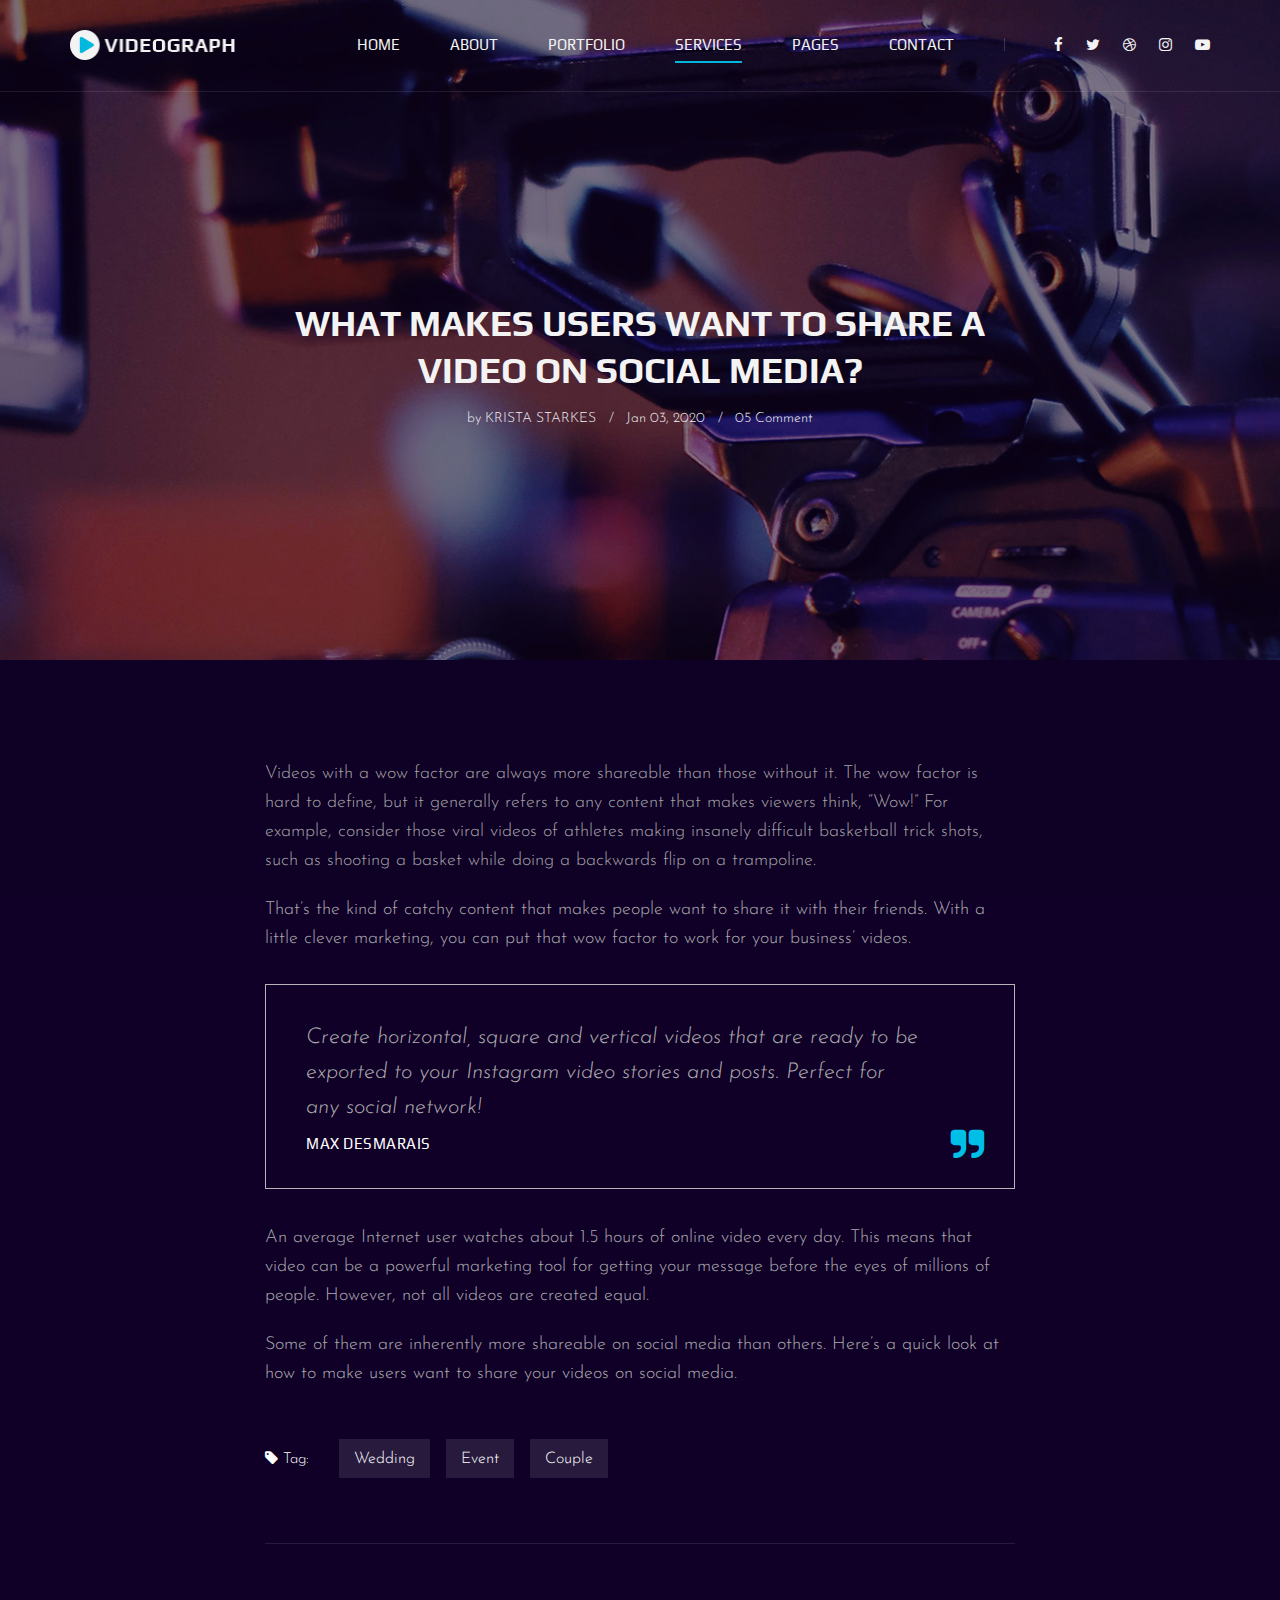
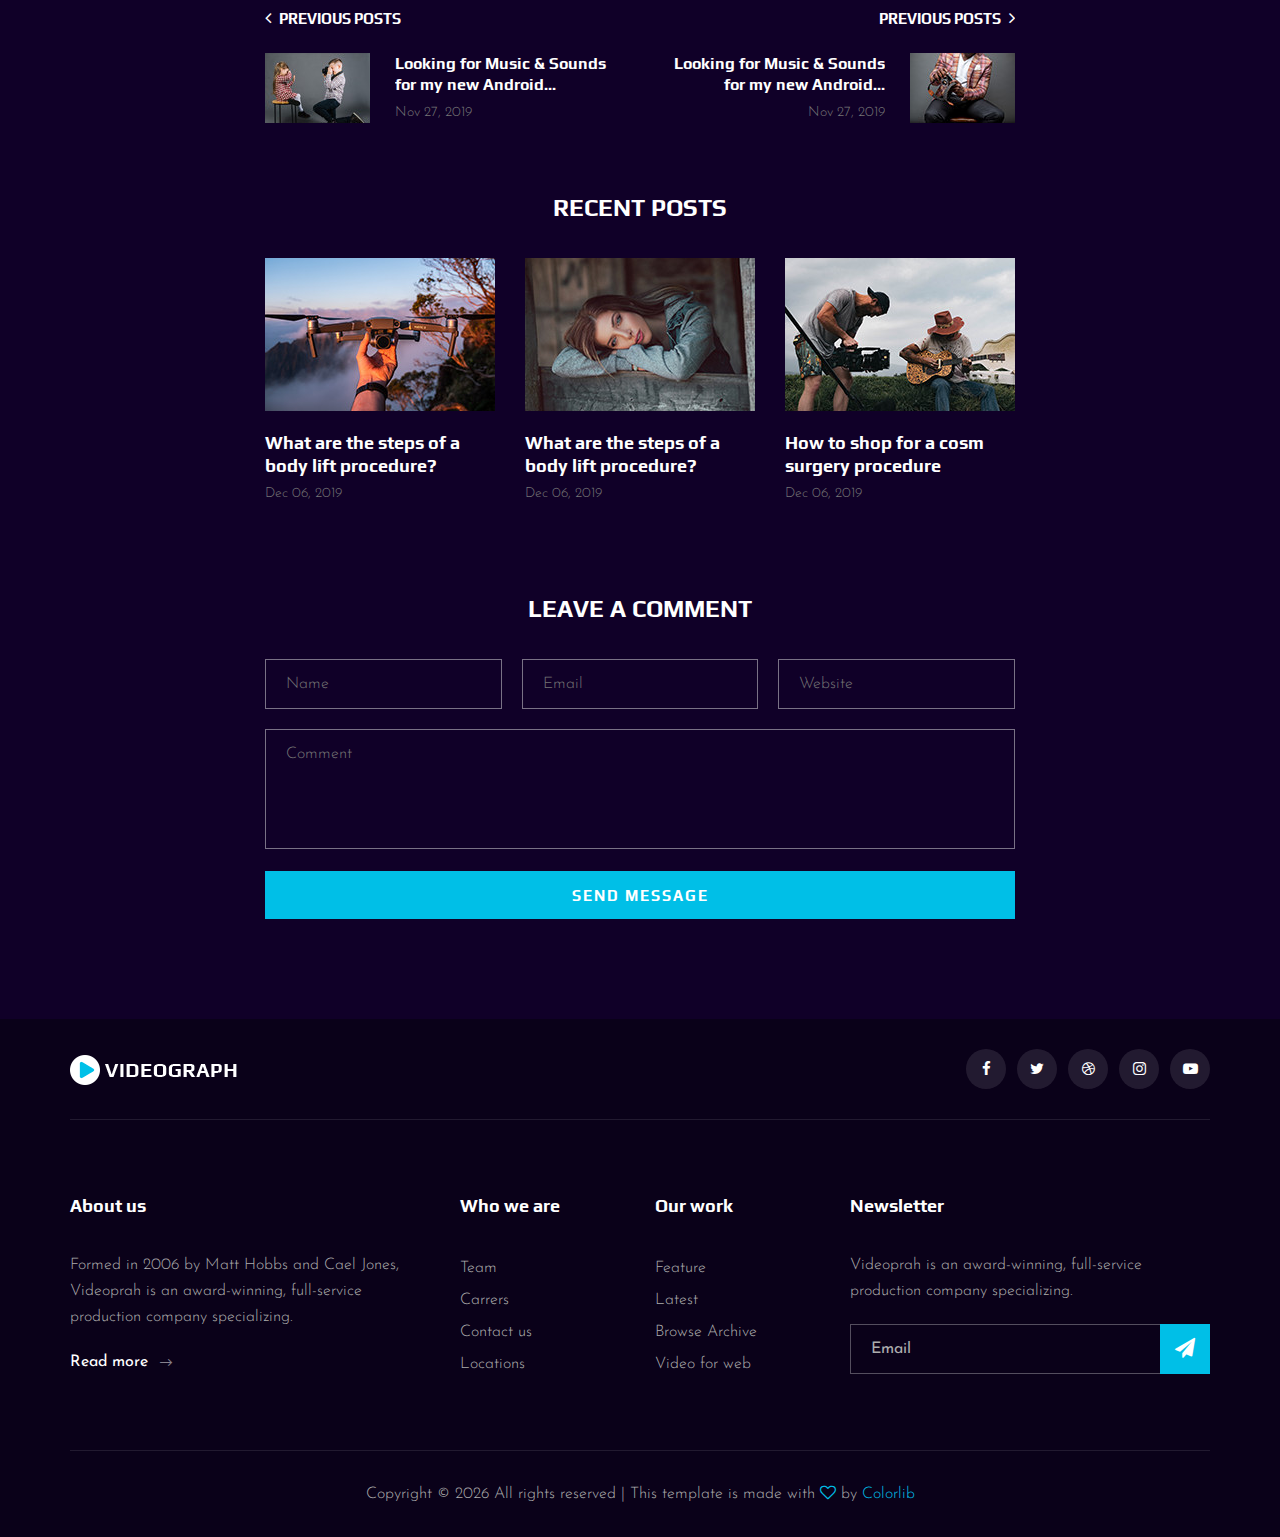
<file: blog-details.html>
<!DOCTYPE html>
<html lang="zxx">

<head>
    <meta charset="UTF-8">
    <meta name="description" content="Videograph Template">
    <meta name="keywords" content="Videograph, unica, creative, html">
    <meta name="viewport" content="width=device-width, initial-scale=1.0">
    <meta http-equiv="X-UA-Compatible" content="ie=edge">
    <title>Videograph | Template</title>

    <!-- Google Font -->
    <link href="https://fonts.googleapis.com/css2?family=Play:wght@400;700&display=swap" rel="stylesheet">
    <link href="https://fonts.googleapis.com/css2?family=Josefin+Sans:wght@300;400;500;600;700&display=swap"
        rel="stylesheet">

    <!-- Css Styles -->
    <link rel="stylesheet" href="css/bootstrap.min.css" type="text/css">
    <link rel="stylesheet" href="css/font-awesome.min.css" type="text/css">
    <link rel="stylesheet" href="css/elegant-icons.css" type="text/css">
    <link rel="stylesheet" href="css/owl.carousel.min.css" type="text/css">
    <link rel="stylesheet" href="css/magnific-popup.css" type="text/css">
    <link rel="stylesheet" href="css/slicknav.min.css" type="text/css">
    <link rel="stylesheet" href="css/style.css" type="text/css">
</head>

<body>
    <!-- Page Preloder -->
    <div id="preloder">
        <div class="loader"></div>
    </div>

    <!-- Header Section Begin -->
    <header class="header">
        <div class="container">
            <div class="row">
                <div class="col-lg-2">
                    <div class="header__logo">
                        <a href="./index.html"><img src="img/logo.png" alt=""></a>
                    </div>
                </div>
                <div class="col-lg-10">
                    <div class="header__nav__option">
                        <nav class="header__nav__menu mobile-menu">
                            <ul>
                                <li><a href="./index.html">Home</a></li>
                                <li><a href="./about.html">About</a></li>
                                <li><a href="./portfolio.html">Portfolio</a></li>
                                <li class="active"><a href="./services.html">Services</a></li>
                                <li><a href="#">Pages</a>
                                    <ul class="dropdown">
                                        <li><a href="./about.html">About</a></li>
                                        <li><a href="./portfolio.html">Portfolio</a></li>
                                        <li><a href="./blog.html">Blog</a></li>
                                        <li><a href="./blog-details.html">Blog Details</a></li>
                                    </ul>
                                </li>
                                <li><a href="./contact.html">Contact</a></li>
                            </ul>
                        </nav>
                        <div class="header__nav__social">
                            <a href="#"><i class="fa fa-facebook"></i></a>
                            <a href="#"><i class="fa fa-twitter"></i></a>
                            <a href="#"><i class="fa fa-dribbble"></i></a>
                            <a href="#"><i class="fa fa-instagram"></i></a>
                            <a href="#"><i class="fa fa-youtube-play"></i></a>
                        </div>
                    </div>
                </div>
            </div>
            <div id="mobile-menu-wrap"></div>
        </div>
    </header>
    <!-- Header End -->

    <!-- Blog Details Hero Begin -->
    <section class="blog-hero spad set-bg" data-setbg="img/blog/blog-hero.jpg">
        <div class="container">
            <div class="row d-flex justify-content-center">
                <div class="col-lg-8">
                    <div class="blog__hero__text">
                        <h2>WHAT MAKES USERS WANT TO SHARE A VIDEO ON SOCIAL MEDIA?</h2>
                        <ul>
                            <li>by <span>Krista Starkes</span></li>
                            <li>Jan 03, 2020</li>
                            <li>05 Comment</li>
                        </ul>
                    </div>
                </div>
            </div>
        </div>
    </section>
    <!-- Blog Details Hero End -->

    <!-- Blog Details Section Begin -->
    <div class="blog-details spad">
        <div class="container">
            <div class="row d-flex justify-content-center">
                <div class="col-lg-8">
                    <div class="blog__details__content">
                        <div class="blog__details__text">
                            <p>Videos with a wow factor are always more shareable than those without it. The wow factor
                                is hard to define, but it generally refers to any content that makes viewers think,
                                “Wow!” For example, consider those viral videos of athletes making insanely difficult
                                basketball trick shots, such as shooting a basket while doing a backwards flip on a
                                trampoline.</p>
                            <p>That’s the kind of catchy content that makes people want to share it with their friends.
                                With a little clever marketing, you can put that wow factor to work for your business’
                                videos.</p>
                        </div>
                        <div class="blog__details__quote">
                            <p>Create horizontal, square and vertical videos that are ready to be exported to your
                                Instagram video stories and posts. Perfect for any social network!</p>
                            <h6>Max Desmarais</h6>
                            <i class="fa fa-quote-right"></i>
                        </div>
                        <div class="blog__details__desc">
                            <p>An average Internet user watches about 1.5 hours of online video every day. This means
                                that video can be a powerful marketing tool for getting your message before the eyes of
                                millions of people. However, not all videos are created equal.</p>
                            <p>Some of them are inherently more shareable on social media than others. Here’s a quick
                                look at how to make users want to share your videos on social media.</p>
                        </div>
                        <div class="blog__details__tags">
                            <span><i class="fa fa-tag"></i> Tag:</span>
                            <a href="#">Wedding</a>
                            <a href="#">Event</a>
                            <a href="#">Couple</a>
                        </div>
                        <div class="blog__details__option">
                            <div class="row">
                                <div class="col-lg-6 col-md-6 col-sm-6">
                                    <a href="#" class="blog__details__option__item">
                                        <h5><i class="fa fa-angle-left"></i> Previous posts</h5>
                                        <div class="blog__details__option__item__img">
                                            <img src="img/blog/prev.jpg" alt="">
                                        </div>
                                        <div class="blog__details__option__item__text">
                                            <h6>Looking for Music & Sounds for my new Android...</h6>
                                            <span>Nov 27, 2019</span>
                                        </div>
                                    </a>
                                </div>
                                <div class="col-lg-6 col-md-6 col-sm-6">
                                    <a href="#" class="blog__details__option__item blog__details__option__item--right">
                                        <h5>Previous posts <i class="fa fa-angle-right"></i></h5>
                                        <div class="blog__details__option__item__img">
                                            <img src="img/blog/next.jpg" alt="">
                                        </div>
                                        <div class="blog__details__option__item__text">
                                            <h6>Looking for Music & Sounds for my new Android...</h6>
                                            <span>Nov 27, 2019</span>
                                        </div>
                                    </a>
                                </div>
                            </div>
                        </div>
                        <div class="blog__details__recent">
                            <h4>Recent Posts</h4>
                            <div class="row">
                                <div class="col-lg-4 col-md-6 col-sm-6">
                                    <div class="blog__details__recent__item">
                                        <img src="img/blog/ri-1.jpg" alt="">
                                        <h5>What are the steps of a body lift procedure?</h5>
                                        <span>Dec 06, 2019</span>
                                    </div>
                                </div>
                                <div class="col-lg-4 col-md-6 col-sm-6">
                                    <div class="blog__details__recent__item">
                                        <img src="img/blog/ri-2.jpg" alt="">
                                        <h5>What are the steps of a body lift procedure?</h5>
                                        <span>Dec 06, 2019</span>
                                    </div>
                                </div>
                                <div class="col-lg-4 col-md-6 col-sm-6">
                                    <div class="blog__details__recent__item">
                                        <img src="img/blog/ri-3.jpg" alt="">
                                        <h5>How to shop for a cosm surgery procedure</h5>
                                        <span>Dec 06, 2019</span>
                                    </div>
                                </div>
                            </div>
                        </div>
                        <div class="blog__details__comment">
                            <h4>Leave a comment</h4>
                            <form action="#">
                                <div class="input__list">
                                    <input type="text" placeholder="Name">
                                    <input type="text" placeholder="Email">
                                    <input type="text" placeholder="Website">
                                </div>
                                <textarea placeholder="Comment"></textarea>
                                <button type="submit" class="site-btn">Send Message</button>
                            </form>
                        </div>
                    </div>
                </div>
            </div>
        </div>
    </div>
    <!-- Blog Details Section End -->

    <!-- Footer Section Begin -->
    <footer class="footer">
        <div class="container">
            <div class="footer__top">
                <div class="row">
                    <div class="col-lg-6 col-md-6">
                        <div class="footer__top__logo">
                            <a href="#"><img src="img/logo.png" alt=""></a>
                        </div>
                    </div>
                    <div class="col-lg-6 col-md-6">
                        <div class="footer__top__social">
                            <a href="#"><i class="fa fa-facebook"></i></a>
                            <a href="#"><i class="fa fa-twitter"></i></a>
                            <a href="#"><i class="fa fa-dribbble"></i></a>
                            <a href="#"><i class="fa fa-instagram"></i></a>
                            <a href="#"><i class="fa fa-youtube-play"></i></a>
                        </div>
                    </div>
                </div>
            </div>
            <div class="footer__option">
                <div class="row">
                    <div class="col-lg-4 col-md-6 col-sm-6">
                        <div class="footer__option__item">
                            <h5>About us</h5>
                            <p>Formed in 2006 by Matt Hobbs and Cael Jones, Videoprah is an award-winning, full-service
                                production company specializing.</p>
                            <a href="#" class="read__more">Read more <span class="arrow_right"></span></a>
                        </div>
                    </div>
                    <div class="col-lg-2 col-md-3 col-sm-3">
                        <div class="footer__option__item">
                            <h5>Who we are</h5>
                            <ul>
                                <li><a href="#">Team</a></li>
                                <li><a href="#">Carrers</a></li>
                                <li><a href="#">Contact us</a></li>
                                <li><a href="#">Locations</a></li>
                            </ul>
                        </div>
                    </div>
                    <div class="col-lg-2 col-md-3 col-sm-3">
                        <div class="footer__option__item">
                            <h5>Our work</h5>
                            <ul>
                                <li><a href="#">Feature</a></li>
                                <li><a href="#">Latest</a></li>
                                <li><a href="#">Browse Archive</a></li>
                                <li><a href="#">Video for web</a></li>
                            </ul>
                        </div>
                    </div>
                    <div class="col-lg-4 col-md-12">
                        <div class="footer__option__item">
                            <h5>Newsletter</h5>
                            <p>Videoprah is an award-winning, full-service production company specializing.</p>
                            <form action="#">
                                <input type="text" placeholder="Email">
                                <button type="submit"><i class="fa fa-send"></i></button>
                            </form>
                        </div>
                    </div>
                </div>
            </div>
            <div class="footer__copyright">
                <div class="row">
                    <div class="col-lg-12 text-center">
                        <!-- Link back to Colorlib can't be removed. Template is licensed under CC BY 3.0. -->
                        <p class="footer__copyright__text">Copyright &copy;
                            <script>
                                document.write(new Date().getFullYear());
                            </script>
                            All rights reserved | This template is made with <i class="fa fa-heart-o"
                                aria-hidden="true"></i> by <a href="https://colorlib.com" target="_blank">Colorlib</a>
                        </p>
                        <!-- Link back to Colorlib can't be removed. Template is licensed under CC BY 3.0. -->
                    </div>
                </div>
            </div>
        </div>
    </footer>
    <!-- Footer Section End -->

    <!-- Js Plugins -->
    <script src="js/jquery-3.3.1.min.js"></script>
    <script src="js/bootstrap.min.js"></script>
    <script src="js/jquery.magnific-popup.min.js"></script>
    <script src="js/mixitup.min.js"></script>
    <script src="js/masonry.pkgd.min.js"></script>
    <script src="js/jquery.slicknav.js"></script>
    <script src="js/owl.carousel.min.js"></script>
    <script src="js/main.js"></script>
</body>

</html>
</file>
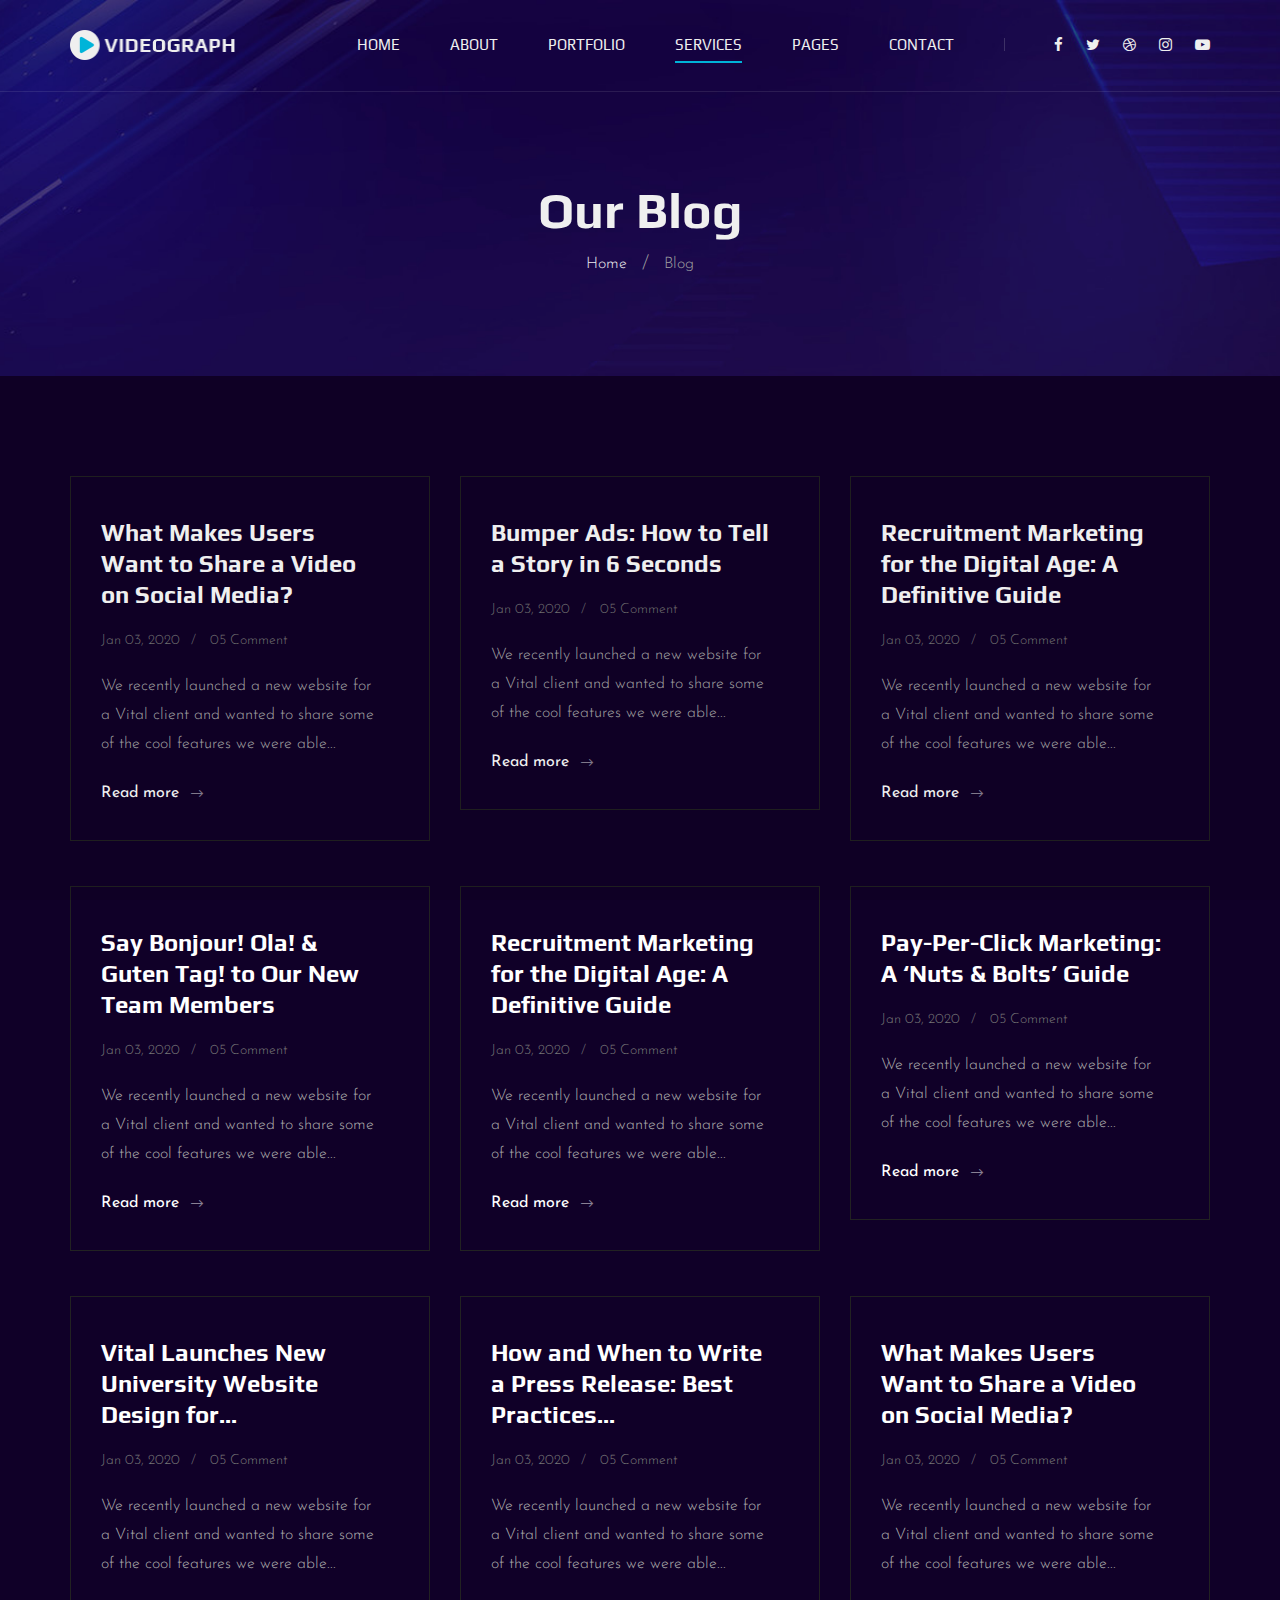
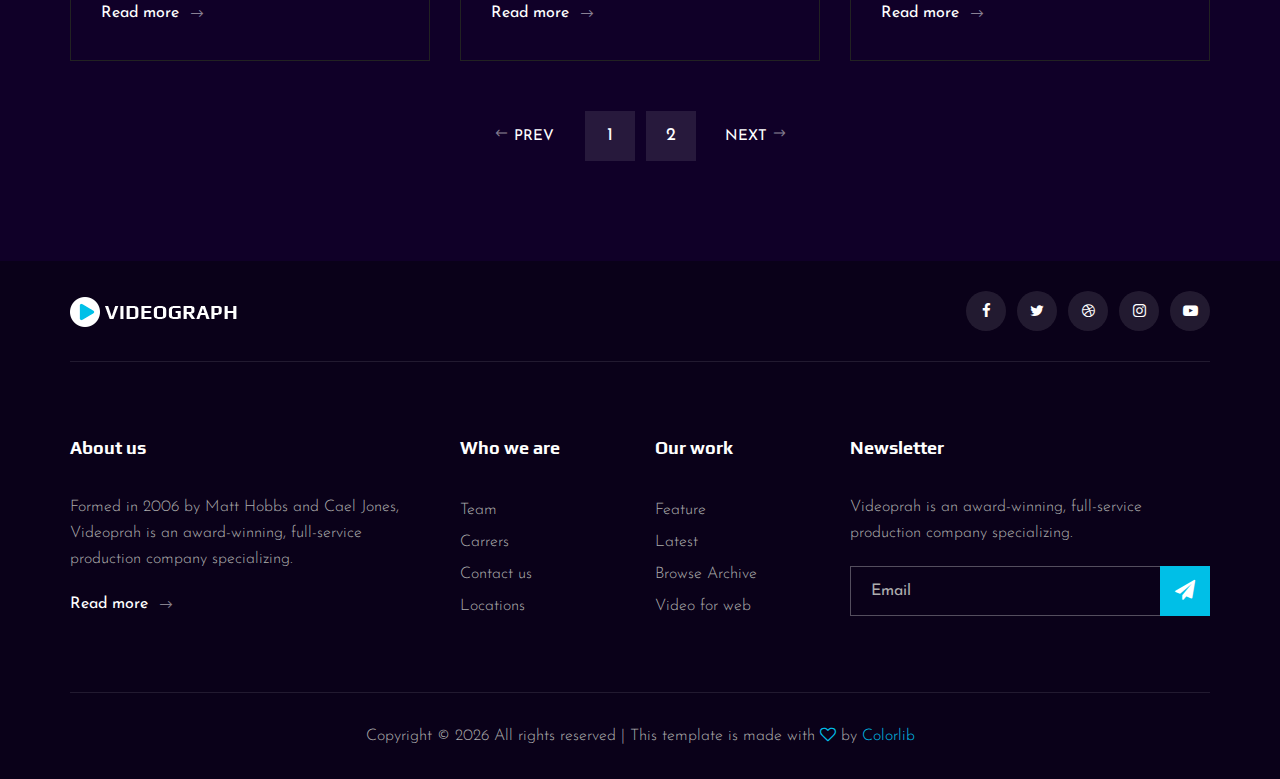
<file: blog.html>
<!DOCTYPE html>
<html lang="zxx">

<head>
    <meta charset="UTF-8">
    <meta name="description" content="Videograph Template">
    <meta name="keywords" content="Videograph, unica, creative, html">
    <meta name="viewport" content="width=device-width, initial-scale=1.0">
    <meta http-equiv="X-UA-Compatible" content="ie=edge">
    <title>Videograph | Template</title>

    <!-- Google Font -->
    <link href="https://fonts.googleapis.com/css2?family=Play:wght@400;700&display=swap" rel="stylesheet">
    <link href="https://fonts.googleapis.com/css2?family=Josefin+Sans:wght@300;400;500;600;700&display=swap"
        rel="stylesheet">

    <!-- Css Styles -->
    <link rel="stylesheet" href="css/bootstrap.min.css" type="text/css">
    <link rel="stylesheet" href="css/font-awesome.min.css" type="text/css">
    <link rel="stylesheet" href="css/elegant-icons.css" type="text/css">
    <link rel="stylesheet" href="css/owl.carousel.min.css" type="text/css">
    <link rel="stylesheet" href="css/magnific-popup.css" type="text/css">
    <link rel="stylesheet" href="css/slicknav.min.css" type="text/css">
    <link rel="stylesheet" href="css/style.css" type="text/css">
</head>

<body>
    <!-- Page Preloder -->
    <div id="preloder">
        <div class="loader"></div>
    </div>

    <!-- Header Section Begin -->
    <header class="header">
        <div class="container">
            <div class="row">
                <div class="col-lg-2">
                    <div class="header__logo">
                        <a href="./index.html"><img src="img/logo.png" alt=""></a>
                    </div>
                </div>
                <div class="col-lg-10">
                    <div class="header__nav__option">
                        <nav class="header__nav__menu mobile-menu">
                            <ul>
                                <li><a href="./index.html">Home</a></li>
                                <li><a href="./about.html">About</a></li>
                                <li><a href="./portfolio.html">Portfolio</a></li>
                                <li class="active"><a href="./services.html">Services</a></li>
                                <li><a href="#">Pages</a>
                                    <ul class="dropdown">
                                        <li><a href="./about.html">About</a></li>
                                        <li><a href="./portfolio.html">Portfolio</a></li>
                                        <li><a href="./blog.html">Blog</a></li>
                                        <li><a href="./blog-details.html">Blog Details</a></li>
                                    </ul>
                                </li>
                                <li><a href="./contact.html">Contact</a></li>
                            </ul>
                        </nav>
                        <div class="header__nav__social">
                            <a href="#"><i class="fa fa-facebook"></i></a>
                            <a href="#"><i class="fa fa-twitter"></i></a>
                            <a href="#"><i class="fa fa-dribbble"></i></a>
                            <a href="#"><i class="fa fa-instagram"></i></a>
                            <a href="#"><i class="fa fa-youtube-play"></i></a>
                        </div>
                    </div>
                </div>
            </div>
            <div id="mobile-menu-wrap"></div>
        </div>
    </header>
    <!-- Header End -->

    <!-- Breadcrumb Begin -->
    <div class="breadcrumb-option spad set-bg" data-setbg="img/breadcrumb-bg.jpg">
        <div class="container">
            <div class="row">
                <div class="col-lg-12 text-center">
                    <div class="breadcrumb__text">
                        <h2>Our Blog</h2>
                        <div class="breadcrumb__links">
                            <a href="#">Home</a>
                            <span>Blog</span>
                        </div>
                    </div>
                </div>
            </div>
        </div>
    </div>
    <!-- Breadcrumb End -->

    <!-- Blog Section Begin -->
    <section class="blog spad">
        <div class="container">
            <div class="row">
                <div class="col-lg-4 col-md-6 col-sm-6">
                    <div class="blog__item">
                        <h4>What Makes Users Want to Share a Video on Social Media?</h4>
                        <ul>
                            <li>Jan 03, 2020</li>
                            <li>05 Comment</li>
                        </ul>
                        <p>We recently launched a new website for a Vital client and wanted to share some of the cool
                            features we were able...</p>
                        <a href="#">Read more <span class="arrow_right"></span></a>
                    </div>
                </div>
                <div class="col-lg-4 col-md-6 col-sm-6">
                    <div class="blog__item">
                        <h4>Bumper Ads: How to Tell a Story in 6 Seconds</h4>
                        <ul>
                            <li>Jan 03, 2020</li>
                            <li>05 Comment</li>
                        </ul>
                        <p>We recently launched a new website for a Vital client and wanted to share some of the cool
                            features we were able...</p>
                        <a href="#">Read more <span class="arrow_right"></span></a>
                    </div>
                </div>
                <div class="col-lg-4 col-md-6 col-sm-6">
                    <div class="blog__item">
                        <h4>Recruitment Marketing for the Digital Age: A Definitive Guide</h4>
                        <ul>
                            <li>Jan 03, 2020</li>
                            <li>05 Comment</li>
                        </ul>
                        <p>We recently launched a new website for a Vital client and wanted to share some of the cool
                            features we were able...</p>
                        <a href="#">Read more <span class="arrow_right"></span></a>
                    </div>
                </div>
                <div class="col-lg-4 col-md-6 col-sm-6">
                    <div class="blog__item">
                        <h4>Say Bonjour! Ola! & Guten Tag! to Our New Team Members</h4>
                        <ul>
                            <li>Jan 03, 2020</li>
                            <li>05 Comment</li>
                        </ul>
                        <p>We recently launched a new website for a Vital client and wanted to share some of the cool
                            features we were able...</p>
                        <a href="#">Read more <span class="arrow_right"></span></a>
                    </div>
                </div>
                <div class="col-lg-4 col-md-6 col-sm-6">
                    <div class="blog__item">
                        <h4>Recruitment Marketing for the Digital Age: A Definitive Guide</h4>
                        <ul>
                            <li>Jan 03, 2020</li>
                            <li>05 Comment</li>
                        </ul>
                        <p>We recently launched a new website for a Vital client and wanted to share some of the cool
                            features we were able...</p>
                        <a href="#">Read more <span class="arrow_right"></span></a>
                    </div>
                </div>
                <div class="col-lg-4 col-md-6 col-sm-6">
                    <div class="blog__item">
                        <h4>Pay-Per-Click Marketing: A ‘Nuts & Bolts’ Guide</h4>
                        <ul>
                            <li>Jan 03, 2020</li>
                            <li>05 Comment</li>
                        </ul>
                        <p>We recently launched a new website for a Vital client and wanted to share some of the cool
                            features we were able...</p>
                        <a href="#">Read more <span class="arrow_right"></span></a>
                    </div>
                </div>
                <div class="col-lg-4 col-md-6 col-sm-6">
                    <div class="blog__item">
                        <h4>Vital Launches New University Website Design for...</h4>
                        <ul>
                            <li>Jan 03, 2020</li>
                            <li>05 Comment</li>
                        </ul>
                        <p>We recently launched a new website for a Vital client and wanted to share some of the cool
                            features we were able...</p>
                        <a href="#">Read more <span class="arrow_right"></span></a>
                    </div>
                </div>
                <div class="col-lg-4 col-md-6 col-sm-6">
                    <div class="blog__item">
                        <h4>How and When to Write a Press Release: Best Practices...</h4>
                        <ul>
                            <li>Jan 03, 2020</li>
                            <li>05 Comment</li>
                        </ul>
                        <p>We recently launched a new website for a Vital client and wanted to share some of the cool
                            features we were able...</p>
                        <a href="#">Read more <span class="arrow_right"></span></a>
                    </div>
                </div>
                <div class="col-lg-4 col-md-6 col-sm-6">
                    <div class="blog__item">
                        <h4>What Makes Users Want to Share a Video on Social Media?</h4>
                        <ul>
                            <li>Jan 03, 2020</li>
                            <li>05 Comment</li>
                        </ul>
                        <p>We recently launched a new website for a Vital client and wanted to share some of the cool
                            features we were able...</p>
                        <a href="#">Read more <span class="arrow_right"></span></a>
                    </div>
                </div>
            </div>
            <div class="row">
                <div class="col-lg-12">
                    <div class="pagination__option blog__pagi">
                        <a href="#" class="arrow__pagination left__arrow"><span class="arrow_left"></span> Prev</a>
                        <a href="#" class="number__pagination">1</a>
                        <a href="#" class="number__pagination">2</a>
                        <a href="#" class="arrow__pagination right__arrow">Next <span class="arrow_right"></span></a>
                    </div>
                </div>
            </div>
        </div>
    </section>
    <!-- Blog Section End -->

    <!-- Footer Section Begin -->
    <footer class="footer">
        <div class="container">
            <div class="footer__top">
                <div class="row">
                    <div class="col-lg-6 col-md-6">
                        <div class="footer__top__logo">
                            <a href="#"><img src="img/logo.png" alt=""></a>
                        </div>
                    </div>
                    <div class="col-lg-6 col-md-6">
                        <div class="footer__top__social">
                            <a href="#"><i class="fa fa-facebook"></i></a>
                            <a href="#"><i class="fa fa-twitter"></i></a>
                            <a href="#"><i class="fa fa-dribbble"></i></a>
                            <a href="#"><i class="fa fa-instagram"></i></a>
                            <a href="#"><i class="fa fa-youtube-play"></i></a>
                        </div>
                    </div>
                </div>
            </div>
            <div class="footer__option">
                <div class="row">
                    <div class="col-lg-4 col-md-6 col-sm-6">
                        <div class="footer__option__item">
                            <h5>About us</h5>
                            <p>Formed in 2006 by Matt Hobbs and Cael Jones, Videoprah is an award-winning, full-service
                                production company specializing.</p>
                            <a href="#" class="read__more">Read more <span class="arrow_right"></span></a>
                        </div>
                    </div>
                    <div class="col-lg-2 col-md-3 col-sm-3">
                        <div class="footer__option__item">
                            <h5>Who we are</h5>
                            <ul>
                                <li><a href="#">Team</a></li>
                                <li><a href="#">Carrers</a></li>
                                <li><a href="#">Contact us</a></li>
                                <li><a href="#">Locations</a></li>
                            </ul>
                        </div>
                    </div>
                    <div class="col-lg-2 col-md-3 col-sm-3">
                        <div class="footer__option__item">
                            <h5>Our work</h5>
                            <ul>
                                <li><a href="#">Feature</a></li>
                                <li><a href="#">Latest</a></li>
                                <li><a href="#">Browse Archive</a></li>
                                <li><a href="#">Video for web</a></li>
                            </ul>
                        </div>
                    </div>
                    <div class="col-lg-4 col-md-12">
                        <div class="footer__option__item">
                            <h5>Newsletter</h5>
                            <p>Videoprah is an award-winning, full-service production company specializing.</p>
                            <form action="#">
                                <input type="text" placeholder="Email">
                                <button type="submit"><i class="fa fa-send"></i></button>
                            </form>
                        </div>
                    </div>
                </div>
            </div>
            <div class="footer__copyright">
                <div class="row">
                    <div class="col-lg-12 text-center">
                        <!-- Link back to Colorlib can't be removed. Template is licensed under CC BY 3.0. -->
                        <p class="footer__copyright__text">Copyright &copy;
                            <script>
                                document.write(new Date().getFullYear());
                            </script>
                            All rights reserved | This template is made with <i class="fa fa-heart-o"
                                aria-hidden="true"></i> by <a href="https://colorlib.com" target="_blank">Colorlib</a>
                        </p>
                        <!-- Link back to Colorlib can't be removed. Template is licensed under CC BY 3.0. -->
                    </div>
                </div>
            </div>
        </div>
    </footer>
    <!-- Footer Section End -->

    <!-- Js Plugins -->
    <script src="js/jquery-3.3.1.min.js"></script>
    <script src="js/bootstrap.min.js"></script>
    <script src="js/jquery.magnific-popup.min.js"></script>
    <script src="js/mixitup.min.js"></script>
    <script src="js/masonry.pkgd.min.js"></script>
    <script src="js/jquery.slicknav.js"></script>
    <script src="js/owl.carousel.min.js"></script>
    <script src="js/main.js"></script>
</body>

</html>
</file>
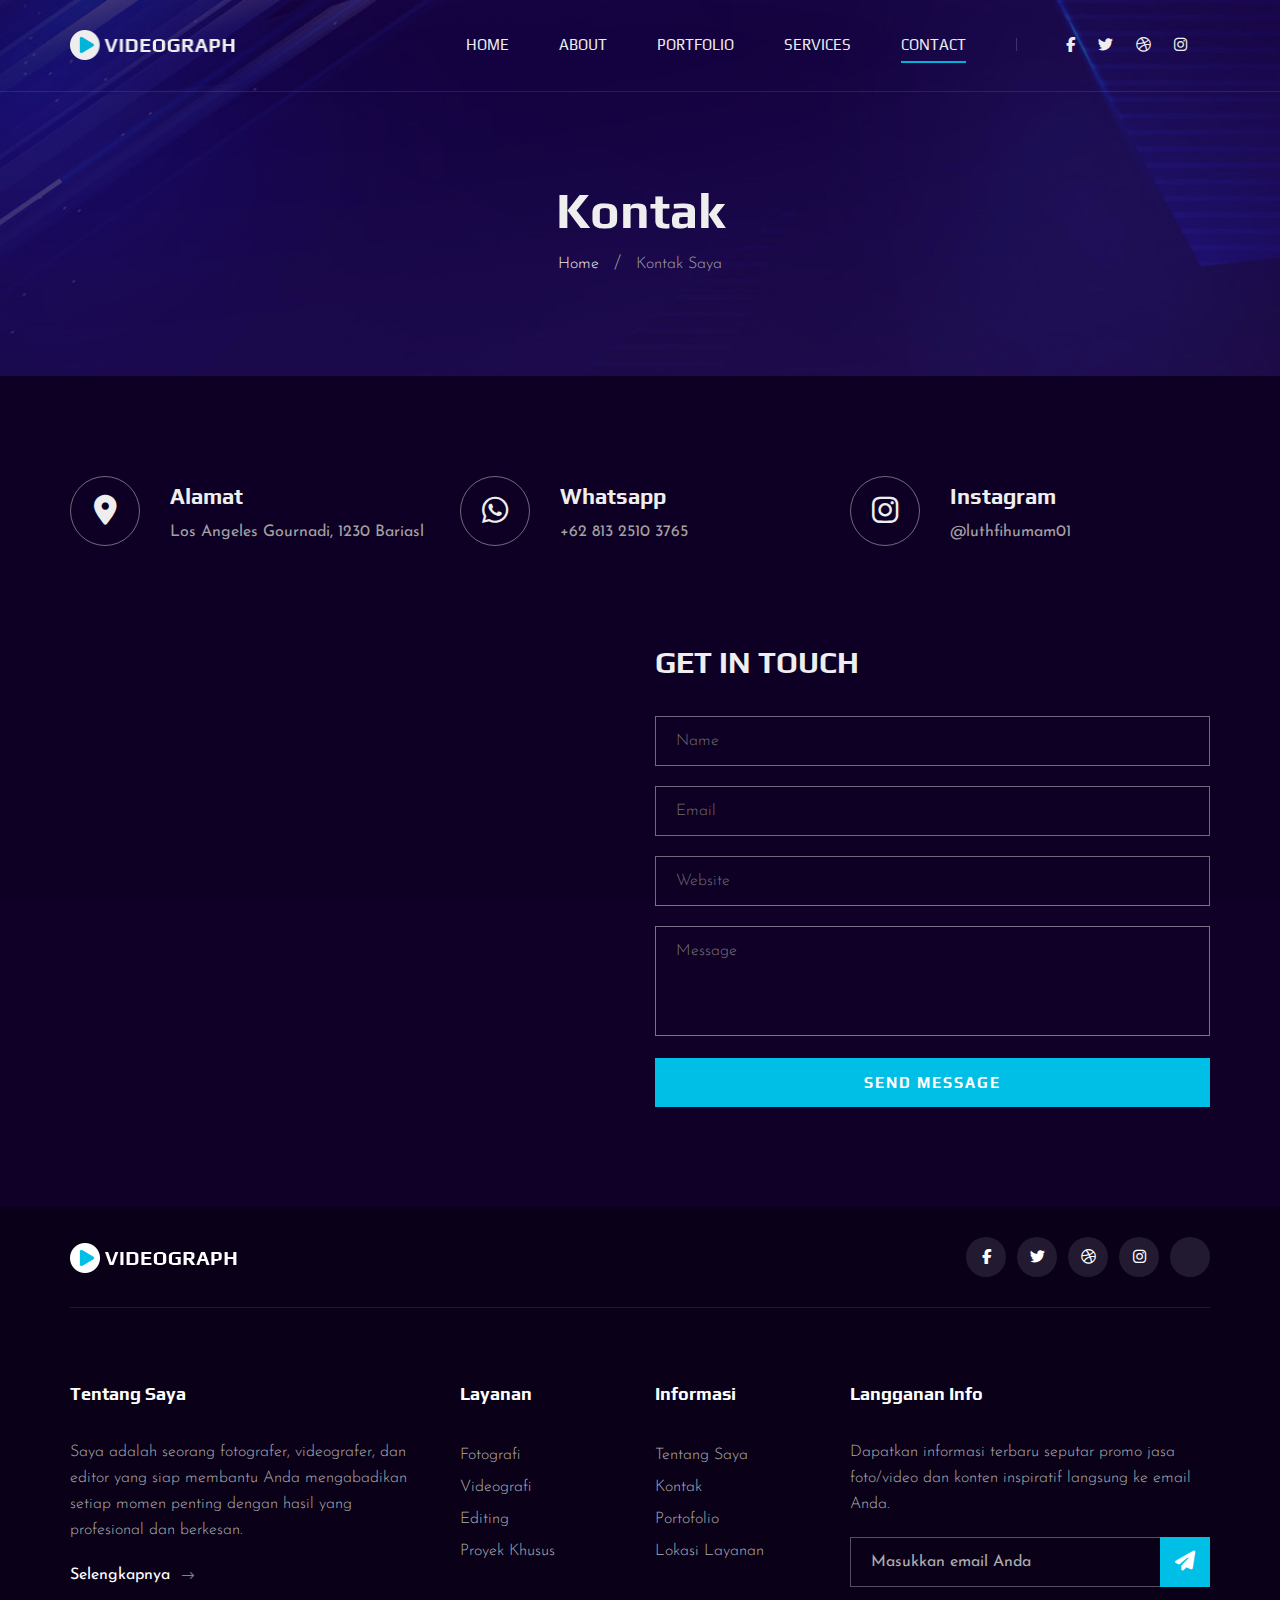
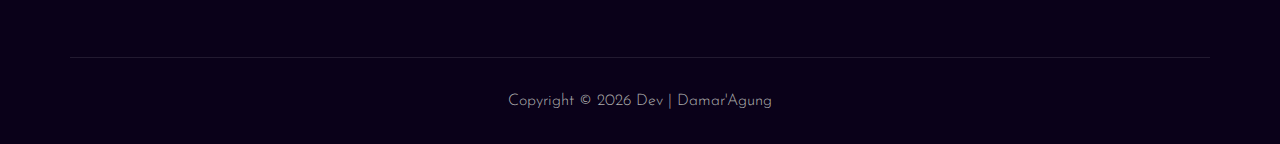
<file: contact.html>
<!DOCTYPE html>
<html lang="zxx">
  <head>
    <meta charset="UTF-8" />
    <meta name="description" content="Videograph Template" />
    <meta name="keywords" content="Videograph, unica, creative, html" />
    <meta name="viewport" content="width=device-width, initial-scale=1.0" />
    <meta http-equiv="X-UA-Compatible" content="ie=edge" />
    <title>LutfiHumam | Creator</title>

    <!-- Google Font -->
    <link
      href="https://fonts.googleapis.com/css2?family=Play:wght@400;700&display=swap"
      rel="stylesheet"
    />
    <link
      href="https://fonts.googleapis.com/css2?family=Josefin+Sans:wght@300;400;500;600;700&display=swap"
      rel="stylesheet"
    />

    <!-- Css Styles -->
    <link rel="stylesheet" href="css/bootstrap.min.css" type="text/css" />
    <link rel="stylesheet" href="css/font-awesome.min.css" type="text/css" />
    <link rel="stylesheet" href="css/elegant-icons.css" type="text/css" />
    <link rel="stylesheet" href="css/owl.carousel.min.css" type="text/css" />
    <link rel="stylesheet" href="css/magnific-popup.css" type="text/css" />
    <link rel="stylesheet" href="css/slicknav.min.css" type="text/css" />
    <link rel="stylesheet" href="css/style.css" type="text/css" />

    <!-- Pastikan link Font Awesome ada di <head> -->
    <link
      rel="stylesheet"
      href="https://cdnjs.cloudflare.com/ajax/libs/font-awesome/6.5.0/css/all.min.css"
    />
  </head>

  <body>
    <!-- Page Preloder -->
    <div id="preloder">
      <div class="loader"></div>
    </div>

    <!-- Header Section Begin -->
    <header class="header">
      <div class="container">
        <div class="row">
          <div class="col-lg-2">
            <div class="header__logo">
              <a href="./index.html"><img src="img/logo.png" alt="" /></a>
            </div>
          </div>
          <div class="col-lg-10">
            <div class="header__nav__option">
              <nav class="header__nav__menu mobile-menu">
                <ul>
                  <li><a href="./index.html">Home</a></li>
                  <li><a href="./about.html">About</a></li>
                  <li><a href="./portfolio.html">Portfolio</a></li>
                  <li><a href="./services.html">Services</a></li>
                  <!-- <li><a href="#">Pages</a>
                                    <ul class="dropdown">
                                        <li><a href="./about.html">About</a></li>
                                        <li><a href="./portfolio.html">Portfolio</a></li>
                                        <li><a href="./blog.html">Blog</a></li>
                                        <li><a href="./blog-details.html">Blog Details</a></li>
                                    </ul>
                                </li> -->
                  <li class="active"><a href="./contact.html">Contact</a></li>
                </ul>
              </nav>
              <div class="header__nav__social">
                <a href="#"><i class="fab fa-facebook-f"></i></a>
                <a href="#"><i class="fab fa-twitter"></i></a>
                <a href="#"><i class="fab fa-dribbble"></i></a>
                <a href="#"><i class="fab fa-instagram"></i></a>
                <a href="#"><i class="fab fa-youtube-play"></i></a>
              </div>
            </div>
          </div>
        </div>
        <div id="mobile-menu-wrap"></div>
      </div>
    </header>
    <!-- Header End -->

    <!-- Breadcrumb Begin -->
    <div
      class="breadcrumb-option spad set-bg"
      data-setbg="img/breadcrumb-bg.jpg"
    >
      <div class="container">
        <div class="row">
          <div class="col-lg-12 text-center">
            <div class="breadcrumb__text">
              <h2>Kontak</h2>
              <div class="breadcrumb__links">
                <a href="#">Home</a>
                <span>Kontak Saya</span>
              </div>
            </div>
          </div>
        </div>
      </div>
    </div>
    <!-- Breadcrumb End -->

    <!-- Contact Widget Section Begin -->
    <section class="contact-widget spad">
      <div class="container">
        <div class="row">
          <div class="col-lg-4 col-md-6 col-md-6 col-md-3">
            <div class="contact__widget__item">
              <div class="contact__widget__item__icon">
                <i class="fa-solid fa-location-dot"></i>
              </div>
              <div class="contact__widget__item__text">
                <h4>Alamat</h4>
                <p>Los Angeles Gournadi, 1230 Bariasl</p>
              </div>
            </div>
          </div>
          <div class="col-lg-4 col-md-6 col-md-6 col-md-3">
            <div class="contact__widget__item">
              <div class="contact__widget__item__icon">
                <i class="fab fa-whatsapp"></i>
              </div>
              <div class="contact__widget__item__text">
                <h4>Whatsapp</h4>
                <p>+62 813 2510 3765</p>
              </div>
            </div>
          </div>
          <div class="col-lg-4 col-md-6 col-md-6 col-md-3">
            <div class="contact__widget__item">
              <div class="contact__widget__item__icon">
                <i class="fab fa-instagram"></i>
              </div>
              <div class="contact__widget__item__text">
                <h4>Instagram</h4>
                <p>@luthfihumam01</p>
              </div>
            </div>
          </div>
        </div>
      </div>
    </section>
    <!-- Contact Widget Section End -->

    <!-- Call To Action Section Begin -->
    <section class="contact spad">
      <div class="container">
        <div class="row">
          <div class="col-lg-6 col-md-6">
            <div class="contact__map">
              <iframe
                src="https://www.google.com/maps/embed?pb=!1m18!1m12!1m3!1d387190.2798902705!2d-74.25986790365917!3d40.697670067823786!2m3!1f0!2f0!3f0!3m2!1i1024!2i768!4f13.1!3m3!1m2!1s0x89c24fa5d33f083b%3A0xc80b8f06e177fe62!2sNew%20York%2C%20NY%2C%20USA!5e0!3m2!1sen!2sbd!4v1596152431947!5m2!1sen!2sbd"
                height="450"
                style="border: 0"
              ></iframe>
            </div>
          </div>
          <div class="col-lg-6 col-md-6">
            <div class="contact__form">
              <h3>Get in touch</h3>
              <form action="#">
                <input type="text" placeholder="Name" />
                <input type="text" placeholder="Email" />
                <input type="text" placeholder="Website" />
                <textarea placeholder="Message"></textarea>
                <button type="submit" class="site-btn">Send Message</button>
              </form>
            </div>
          </div>
        </div>
      </div>
    </section>
    <!-- Call To Action Section End -->

    <!-- Footer Section Begin -->
    <footer class="footer">
      <div class="container">
        <div class="footer__top">
          <div class="row">
            <div class="col-lg-6 col-md-6">
              <div class="footer__top__logo">
                <a href="#"><img src="img/logo.png" alt="" /></a>
              </div>
            </div>
            <div class="col-lg-6 col-md-6">
              <div class="footer__top__social">
                <a href="#"><i class="fab fa-facebook-f"></i></a>
                <a href="#"><i class="fab fa-twitter"></i></a>
                <a href="#"><i class="fab fa-dribbble"></i></a>
                <a href="#"><i class="fab fa-instagram"></i></a>
                <a href="#"><i class="fab fa-youtube-play"></i></a>
              </div>
            </div>
          </div>
        </div>
        <div class="footer__option">
          <div class="row">
            <!-- Tentang Saya -->
            <div class="col-lg-4 col-md-6 col-sm-6">
              <div class="footer__option__item">
                <h5>Tentang Saya</h5>
                <p>
                  Saya adalah seorang fotografer, videografer, dan editor yang
                  siap membantu Anda mengabadikan setiap momen penting dengan
                  hasil yang profesional dan berkesan.
                </p>
                <a href="#" class="read__more"
                  >Selengkapnya <span class="arrow_right"></span
                ></a>
              </div>
            </div>

            <!-- Layanan -->
            <div class="col-lg-2 col-md-3 col-sm-3">
              <div class="footer__option__item">
                <h5>Layanan</h5>
                <ul>
                  <li><a href="#">Fotografi</a></li>
                  <li><a href="#">Videografi</a></li>
                  <li><a href="#">Editing</a></li>
                  <li><a href="#">Proyek Khusus</a></li>
                </ul>
              </div>
            </div>

            <!-- Info Kontak -->
            <div class="col-lg-2 col-md-3 col-sm-3">
              <div class="footer__option__item">
                <h5>Informasi</h5>
                <ul>
                  <li><a href="#">Tentang Saya</a></li>
                  <li><a href="#">Kontak</a></li>
                  <li><a href="#">Portofolio</a></li>
                  <li><a href="#">Lokasi Layanan</a></li>
                </ul>
              </div>
            </div>

            <!-- Langganan Berita -->
            <div class="col-lg-4 col-md-12">
              <div class="footer__option__item">
                <h5>Langganan Info</h5>
                <p>
                  Dapatkan informasi terbaru seputar promo jasa foto/video dan
                  konten inspiratif langsung ke email Anda.
                </p>
                <form action="#">
                  <input type="text" placeholder="Masukkan email Anda" />
                  <button type="submit">
                    <i class="fa fa-paper-plane"></i>
                  </button>
                </form>
              </div>
            </div>
          </div>
        </div>
        <div class="footer__copyright">
          <div class="row">
            <div class="col-lg-12 text-center">
              <!-- Link back to Colorlib can't be removed. Template is licensed under CC BY 3.0. -->
              <p class="footer__copyright__text">
                Copyright &copy;
                <script>
                  document.write(new Date().getFullYear());
                </script>
                Dev | Damar'Agung
              </p>
              <!-- Link back to Colorlib can't be removed. Template is licensed under CC BY 3.0. -->
            </div>
          </div>
        </div>
      </div>
    </footer>
    <!-- Footer Section End -->

    <!-- Js Plugins -->
    <script src="js/jquery-3.3.1.min.js"></script>
    <script src="js/bootstrap.min.js"></script>
    <script src="js/jquery.magnific-popup.min.js"></script>
    <script src="js/mixitup.min.js"></script>
    <script src="js/masonry.pkgd.min.js"></script>
    <script src="js/jquery.slicknav.js"></script>
    <script src="js/owl.carousel.min.js"></script>
    <script src="js/main.js"></script>
  </body>
</html>
</file>
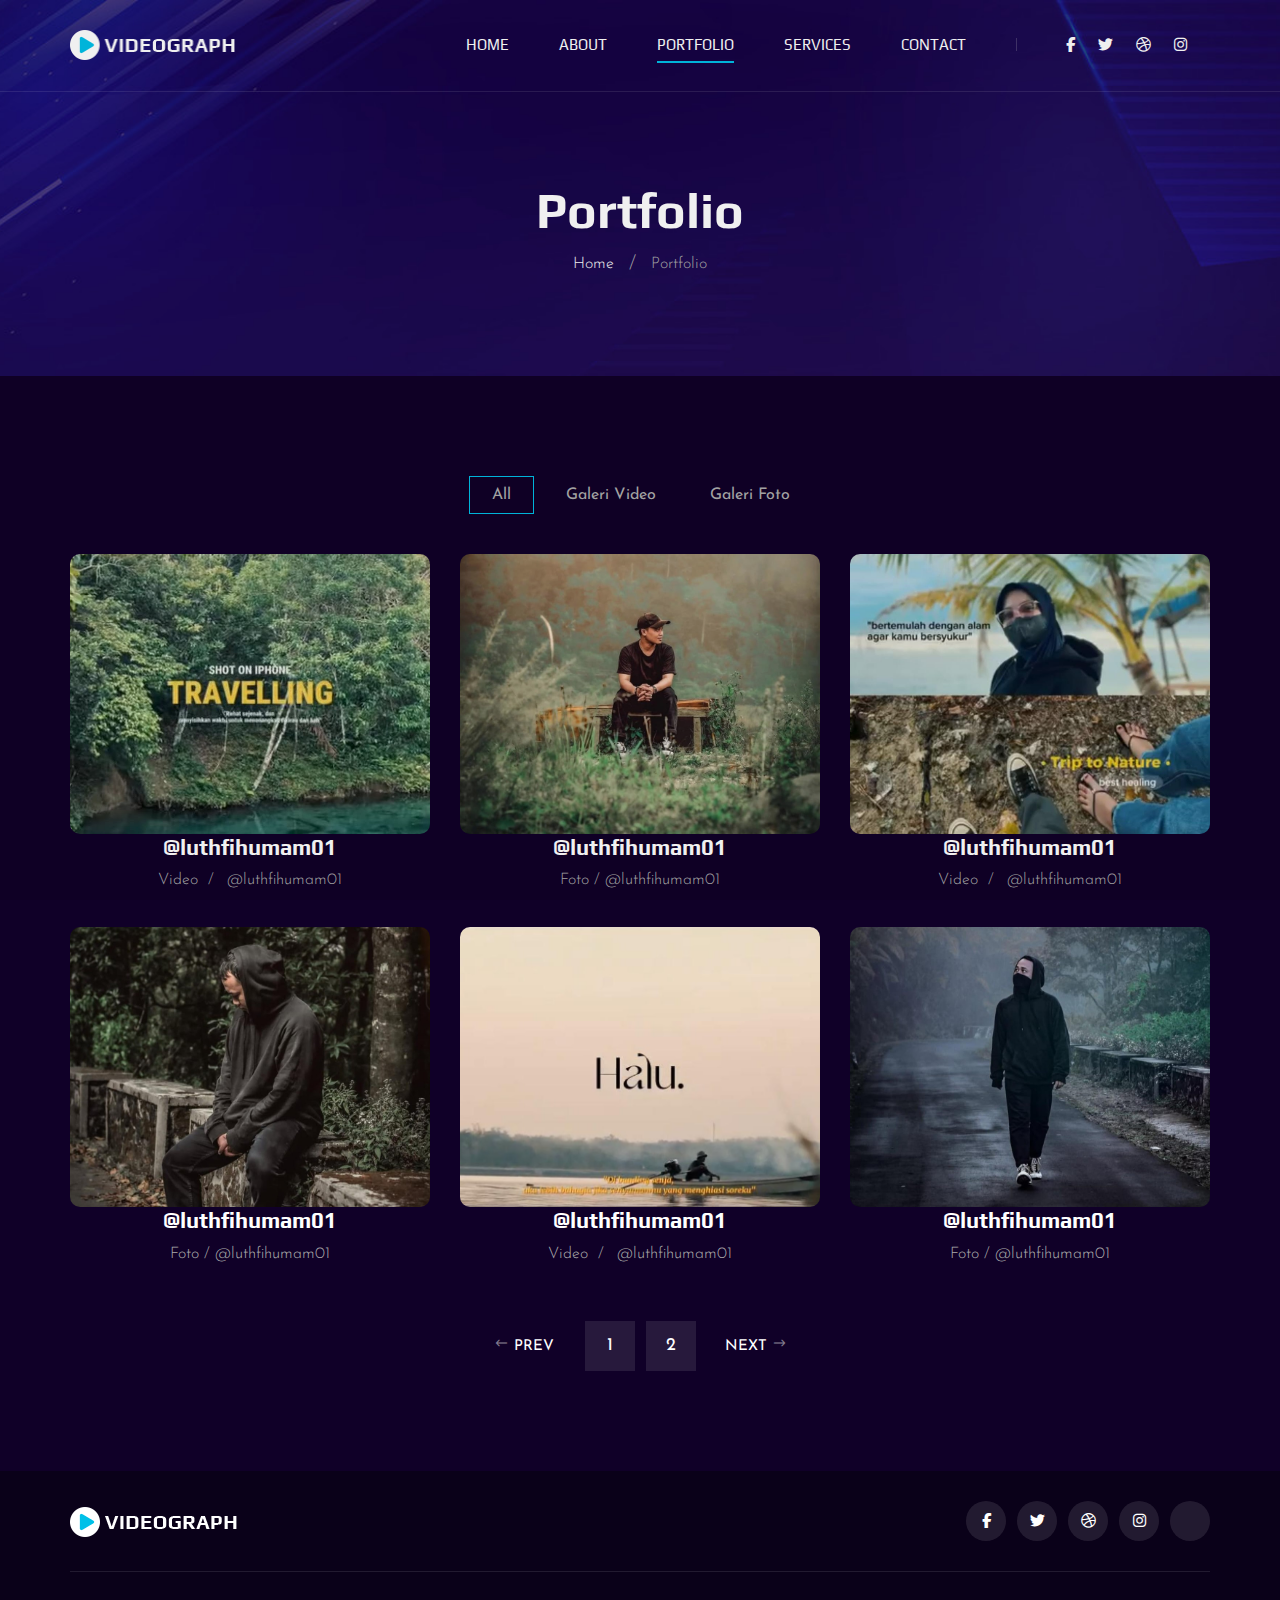
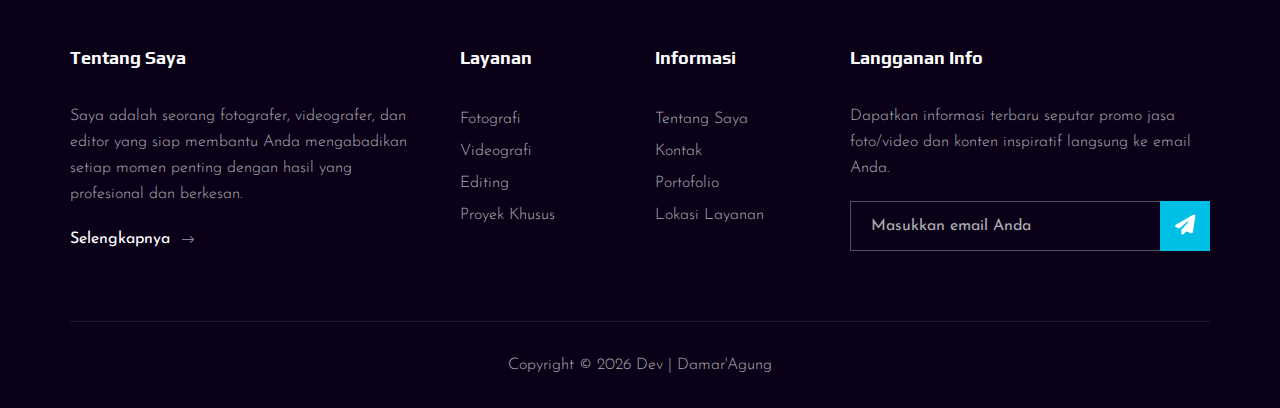
<file: portfolio.html>
<!DOCTYPE html>
<html lang="zxx">
  <head>
    <meta charset="UTF-8" />
    <meta name="description" content="Videograph Template" />
    <meta name="keywords" content="Videograph, unica, creative, html" />
    <meta name="viewport" content="width=device-width, initial-scale=1.0" />
    <meta http-equiv="X-UA-Compatible" content="ie=edge" />
    <title>LutfiHumam | Creator</title>

    <!-- Google Font -->
    <link
      href="https://fonts.googleapis.com/css2?family=Play:wght@400;700&display=swap"
      rel="stylesheet"
    />
    <link
      href="https://fonts.googleapis.com/css2?family=Josefin+Sans:wght@300;400;500;600;700&display=swap"
      rel="stylesheet"
    />

    <!-- Css Styles -->
    <link rel="stylesheet" href="css/bootstrap.min.css" type="text/css" />
    <link rel="stylesheet" href="css/font-awesome.min.css" type="text/css" />
    <link rel="stylesheet" href="css/elegant-icons.css" type="text/css" />
    <link rel="stylesheet" href="css/owl.carousel.min.css" type="text/css" />
    <link rel="stylesheet" href="css/magnific-popup.css" type="text/css" />
    <link rel="stylesheet" href="css/slicknav.min.css" type="text/css" />
    <link rel="stylesheet" href="css/style.css" type="text/css" />

    <!-- Pastikan link Font Awesome ada di <head> -->
    <link
      rel="stylesheet"
      href="https://cdnjs.cloudflare.com/ajax/libs/font-awesome/6.5.0/css/all.min.css"
    />
  </head>
  <body>
    <!-- Page Preloder -->
    <div id="preloder">
      <div class="loader"></div>
    </div>

    <!-- Header Section Begin -->
    <header class="header">
      <div class="container">
        <div class="row">
          <div class="col-lg-2">
            <div class="header__logo">
              <a href="./index.html"><img src="img/logo.png" alt="" /></a>
            </div>
          </div>
          <div class="col-lg-10">
            <div class="header__nav__option">
              <nav class="header__nav__menu mobile-menu">
                <ul>
                  <li><a href="./index.html">Home</a></li>
                  <li><a href="./about.html">About</a></li>
                  <li class="active">
                    <a href="./portfolio.html">Portfolio</a>
                  </li>
                  <li><a href="./services.html">Services</a></li>
                  <!-- <li><a href="#">Pages</a>
                                    <ul class="dropdown">
                                        <li><a href="./about.html">About</a></li>
                                        <li><a href="./portfolio.html">Portfolio</a></li>
                                        <li><a href="./blog.html">Blog</a></li>
                                        <li><a href="./blog-details.html">Blog Details</a></li>
                                    </ul>
                                </li> -->
                  <li><a href="./contact.html">Contact</a></li>
                </ul>
              </nav>
              <div class="header__nav__social">
                <a href="#"><i class="fab fa-facebook-f"></i></a>
                <a href="#"><i class="fab fa-twitter"></i></a>
                <a href="#"><i class="fab fa-dribbble"></i></a>
                <a href="#"><i class="fab fa-instagram"></i></a>
                <a href="#"><i class="fab fa-youtube-play"></i></a>
              </div>
            </div>
          </div>
        </div>
        <div id="mobile-menu-wrap"></div>
      </div>
    </header>
    <!-- Header End -->

    <!-- Breadcrumb Begin -->
    <div
      class="breadcrumb-option spad set-bg"
      data-setbg="img/breadcrumb-bg.jpg"
    >
      <div class="container">
        <div class="row">
          <div class="col-lg-12 text-center">
            <div class="breadcrumb__text">
              <h2>Portfolio</h2>
              <div class="breadcrumb__links">
                <a href="#">Home</a>
                <span>Portfolio</span>
              </div>
            </div>
          </div>
        </div>
      </div>
    </div>
    <!-- Breadcrumb End -->

    <!-- Portfolio Section Begin -->
    <section class="portfolio spad">
      <div class="container">
        <div class="row">
          <div class="col-lg-12">
            <ul class="portfolio__filter">
              <li class="active" data-filter="*">All</li>
              <li data-filter=".branding">Galeri Video</li>
              <li data-filter=".digital-marketing">Galeri Foto</li>
              <!-- <li data-filter=".web">Web</li>
              <li data-filter=".photography">Photography</li>
              <li data-filter=" .ecommerce">eCommerce</li> -->
            </ul>
          </div>
        </div>
        <div class="row portfolio__gallery">
          <div class="col-lg-4 col-md-6 col-sm-6 mix branding">
            <div class="portfolio__item">
              <div
                class="portfolio__item__image set-bg"
                data-setbg="img/portfolio/g.jpeg"
              >
                <a
                  href="https://www.instagram.com/reel/DJQiPZhSjHqnAq2kZjA4DhamkDK9d_NjjHyUzs0/?igsh=ZzFudm91M3lha2h6"
                  target="_blank"
                  rel="noopener noreferrer"
                  class="zoom-overlay"
                  title="Tonton di Instagram"
                >
                  <i class="fas fa-video"></i>
                </a>
              </div>
              <div class="portfolio__item__text">
                <h4>@luthfihumam01</h4>
                <ul>
                  <li>Video</li>
                  <li>@luthfihumam01</li>
                </ul>
              </div>
            </div>
          </div>
          <div class="col-lg-4 col-md-6 col-sm-6 mix digital-marketing">
            <div class="portfolio__item">
              <div
                class="portfolio__item__image set-bg"
                data-setbg="img/portfolio/b.jpeg"
              >
                <a
                  href="https://www.instagram.com/p/CxA45gRPPx2r0UxCPNf0_GOWlysKM_OxJcVcVU0/?igsh=dHpmNDhiYjg4bzRl"
                  target="_blank"
                  rel="noopener noreferrer"
                  class="zoom-overlay"
                  title="Lihat Foto di Instagram"
                >
                  <i class="fas fa-camera"></i>
                </a>
              </div>
              <div class="portfolio__item__text">
                <h4>@luthfihumam01</h4>
                <span>Foto / @luthfihumam01</span>
              </div>
            </div>
          </div>
          <div class="col-lg-4 col-md-6 col-sm-6 mix branding">
            <div class="portfolio__item">
              <div
                class="portfolio__item__image set-bg"
                data-setbg="img/portfolio/c.jpeg"
              >
                <a
                  href="https://www.instagram.com/reel/DFJeAQyzyXG-ecOnXFEh7yu_nqeiUnijiHPX6w0/?igsh=MWNlb3lmazVudzY4OA=="
                  target="_blank"
                  rel="noopener noreferrer"
                  class="zoom-overlay"
                  title="Tonton di Instagram"
                >
                  <i class="fas fa-video"></i>
                </a>
              </div>
              <div class="portfolio__item__text">
                <h4>@luthfihumam01</h4>
                <ul>
                  <li>Video</li>
                  <li>@luthfihumam01</li>
                </ul>
              </div>
            </div>
          </div>
          <div class="col-lg-4 col-md-6 col-sm-6 mix digital-marketing">
            <div class="portfolio__item">
              <div
                class="portfolio__item__image set-bg"
                data-setbg="img/portfolio/d.jpeg"
              >
                <a
                  href="https://www.instagram.com/p/CwNNn6zPKRM6i7vXH6mmPkZZ9AG0c6DaskFSE40/?igsh=MWY0cDAzaW8xcWlhaw=="
                  target="_blank"
                  rel="noopener noreferrer"
                  class="zoom-overlay"
                  title="Lihat Foto di Instagram"
                >
                  <i class="fas fa-camera"></i>
                </a>
              </div>
              <div class="portfolio__item__text">
                <h4>@luthfihumam01</h4>
                <span>Foto / @luthfihumam01</span>
              </div>
            </div>
          </div>
          <div class="col-lg-4 col-md-6 col-sm-6 mix branding">
            <div class="portfolio__item">
              <div
                class="portfolio__item__image set-bg"
                data-setbg="img/portfolio/e.jpeg"
              >
                <a
                  href="https://www.instagram.com/reel/CwiJgWxs_1sR2zJgfZ7kyUz9YnhIpFB1nQ3MLA0/?igsh=Ym92dWRvMTMweTV4"
                  target="_blank"
                  rel="noopener noreferrer"
                  class="zoom-overlay"
                  title="Tonton di Instagram"
                >
                  <i class="fas fa-video"></i>
                </a>
              </div>
              <div class="portfolio__item__text">
                <h4>@luthfihumam01</h4>
                <ul>
                  <li>Video</li>
                  <li>@luthfihumam01</li>
                </ul>
              </div>
            </div>
          </div>
          <div class="col-lg-4 col-md-6 col-sm-6 mix digital-marketing">
            <div class="portfolio__item">
              <div
                class="portfolio__item__image set-bg"
                data-setbg="img/portfolio/f.jpeg"
              >
                <a
                  href="https://www.instagram.com/p/CwJS4xAS2yMcVZTkr59ldOfGMyXMN_W1bOqEcY0/?igsh=MXR3aXRyZ21lNnI4OA=="
                  target="_blank"
                  rel="noopener noreferrer"
                  class="zoom-overlay"
                  title="Lihat Foto di Instagram"
                >
                  <i class="fas fa-camera"></i>
                </a>
              </div>
              <div class="portfolio__item__text">
                <h4>@luthfihumam01</h4>
                <span>Foto / @luthfihumam01</span>
              </div>
            </div>
          </div>
          <!-- <div class="col-lg-4 col-md-6 col-sm-6 mix web">
            <div class="portfolio__item">
              <div
                class="portfolio__item__video set-bg"
                data-setbg="img/portfolio/portfolio-3.jpg"
              >
                <a
                  href="https://www.youtube.com/watch?v=LXb3EKWsInQ"
                  class="play-btn video-popup"
                  ><i class="fa fa-play"></i
                ></a>
              </div>
              <div class="portfolio__item__text">
                <h4>VIP Auto Tires & Service</h4>
                <ul>
                  <li>eCommerce</li>
                  <li>Magento</li>
                </ul>
              </div>
            </div>
          </div>
          <div class="col-lg-4 col-md-6 col-sm-6 mix photography">
            <div class="portfolio__item">
              <div
                class="portfolio__item__video set-bg"
                data-setbg="img/portfolio/portfolio-4.jpg"
              >
                <a
                  href="https://www.youtube.com/watch?v=LXb3EKWsInQ"
                  class="play-btn video-popup"
                  ><i class="fa fa-play"></i
                ></a>
              </div>
              <div class="portfolio__item__text">
                <h4>VIP Auto Tires & Service</h4>
                <ul>
                  <li>eCommerce</li>
                  <li>Magento</li>
                </ul>
              </div>
            </div>
          </div>
          <div class="col-lg-4 col-md-6 col-sm-6 mix ecommerce">
            <div class="portfolio__item">
              <div
                class="portfolio__item__video set-bg"
                data-setbg="img/portfolio/portfolio-5.jpg"
              >
                <a
                  href="https://www.youtube.com/watch?v=LXb3EKWsInQ"
                  class="play-btn video-popup"
                  ><i class="fa fa-play"></i
                ></a>
              </div>
              <div class="portfolio__item__text">
                <h4>VIP Auto Tires & Service</h4>
                <span>Photography</span>
              </div>
            </div>
          </div>
          <div class="col-lg-4 col-md-6 col-sm-6 mix branding">
            <div class="portfolio__item">
              <div
                class="portfolio__item__video set-bg"
                data-setbg="img/portfolio/portfolio-6.jpg"
              >
                <a
                  href="https://www.youtube.com/watch?v=LXb3EKWsInQ"
                  class="play-btn video-popup"
                  ><i class="fa fa-play"></i
                ></a>
              </div>
              <div class="portfolio__item__text">
                <h4>VIP Auto Tires & Service</h4>
                <ul>
                  <li>eCommerce</li>
                  <li>Magento</li>
                </ul>
              </div>
            </div>
          </div>
          <div class="col-lg-4 col-md-6 col-sm-6 mix web">
            <div class="portfolio__item">
              <div
                class="portfolio__item__video set-bg"
                data-setbg="img/portfolio/portfolio-7.jpg"
              >
                <a
                  href="https://www.youtube.com/watch?v=LXb3EKWsInQ"
                  class="play-btn video-popup"
                  ><i class="fa fa-play"></i
                ></a>
              </div>
              <div class="portfolio__item__text">
                <h4>VIP Auto Tires & Service</h4>
                <ul>
                  <li>eCommerce</li>
                  <li>Magento</li>
                </ul>
              </div>
            </div>
          </div>
          <div class="col-lg-4 col-md-6 col-sm-6 mix photography">
            <div class="portfolio__item">
              <div
                class="portfolio__item__video set-bg"
                data-setbg="img/portfolio/portfolio-8.jpg"
              >
                <a
                  href="https://www.youtube.com/watch?v=LXb3EKWsInQ"
                  class="play-btn video-popup"
                  ><i class="fa fa-play"></i
                ></a>
              </div>
              <div class="portfolio__item__text">
                <h4>VIP Auto Tires & Service</h4>
                <span>Photography</span>
              </div>
            </div>
          </div>
          <div class="col-lg-4 col-md-6 col-sm-6 mix ecommerce">
            <div class="portfolio__item">
              <div
                class="portfolio__item__video set-bg"
                data-setbg="img/portfolio/portfolio-9.jpg"
              >
                <a
                  href="https://www.youtube.com/watch?v=LXb3EKWsInQ"
                  class="play-btn video-popup"
                  ><i class="fa fa-play"></i
                ></a>
              </div>
              <div class="portfolio__item__text">
                <h4>VIP Auto Tires & Service</h4>
                <ul>
                  <li>eCommerce</li>
                  <li>Magento</li>
                </ul>
              </div>
            </div>
          </div> -->
        </div>
        <div class="row">
          <div class="col-lg-12">
            <div class="pagination__option">
              <a href="#" class="arrow__pagination left__arrow"
                ><span class="arrow_left"></span> Prev</a
              >
              <a href="#" class="number__pagination">1</a>
              <a href="#" class="number__pagination">2</a>
              <a href="#" class="arrow__pagination right__arrow"
                >Next <span class="arrow_right"></span
              ></a>
            </div>
          </div>
        </div>
      </div>
    </section>
    <!-- Portfolio Section End -->

    <!-- Footer Section Begin -->
    <footer class="footer">
      <div class="container">
        <div class="footer__top">
          <div class="row">
            <div class="col-lg-6 col-md-6">
              <div class="footer__top__logo">
                <a href="#"><img src="img/logo.png" alt="" /></a>
              </div>
            </div>
            <div class="col-lg-6 col-md-6">
              <div class="footer__top__social">
                <a href="#"><i class="fab fa-facebook-f"></i></a>
                <a href="#"><i class="fab fa-twitter"></i></a>
                <a href="#"><i class="fab fa-dribbble"></i></a>
                <a href="#"><i class="fab fa-instagram"></i></a>
                <a href="#"><i class="fab fa-youtube-play"></i></a>
              </div>
            </div>
          </div>
        </div>
        <div class="footer__option">
          <div class="row">
            <!-- Tentang Saya -->
            <div class="col-lg-4 col-md-6 col-sm-6">
              <div class="footer__option__item">
                <h5>Tentang Saya</h5>
                <p>
                  Saya adalah seorang fotografer, videografer, dan editor yang
                  siap membantu Anda mengabadikan setiap momen penting dengan
                  hasil yang profesional dan berkesan.
                </p>
                <a href="#" class="read__more"
                  >Selengkapnya <span class="arrow_right"></span
                ></a>
              </div>
            </div>

            <!-- Layanan -->
            <div class="col-lg-2 col-md-3 col-sm-3">
              <div class="footer__option__item">
                <h5>Layanan</h5>
                <ul>
                  <li><a href="#">Fotografi</a></li>
                  <li><a href="#">Videografi</a></li>
                  <li><a href="#">Editing</a></li>
                  <li><a href="#">Proyek Khusus</a></li>
                </ul>
              </div>
            </div>

            <!-- Info Kontak -->
            <div class="col-lg-2 col-md-3 col-sm-3">
              <div class="footer__option__item">
                <h5>Informasi</h5>
                <ul>
                  <li><a href="#">Tentang Saya</a></li>
                  <li><a href="#">Kontak</a></li>
                  <li><a href="#">Portofolio</a></li>
                  <li><a href="#">Lokasi Layanan</a></li>
                </ul>
              </div>
            </div>

            <!-- Langganan Berita -->
            <div class="col-lg-4 col-md-12">
              <div class="footer__option__item">
                <h5>Langganan Info</h5>
                <p>
                  Dapatkan informasi terbaru seputar promo jasa foto/video dan
                  konten inspiratif langsung ke email Anda.
                </p>
                <form action="#">
                  <input type="text" placeholder="Masukkan email Anda" />
                  <button type="submit">
                    <i class="fa fa-paper-plane"></i>
                  </button>
                </form>
              </div>
            </div>
          </div>
        </div>
        <div class="footer__copyright">
          <div class="row">
            <div class="col-lg-12 text-center">
              <!-- Link back to Colorlib can't be removed. Template is licensed under CC BY 3.0. -->
              <p class="footer__copyright__text">
                Copyright &copy;
                <script>
                  document.write(new Date().getFullYear());
                </script>
                Dev | Damar'Agung
              </p>
              <!-- Link back to Colorlib can't be removed. Template is licensed under CC BY 3.0. -->
            </div>
          </div>
        </div>
      </div>
    </footer>
    <!-- Footer Section End -->

    <!-- Js Plugins -->
    <script src="js/jquery-3.3.1.min.js"></script>
    <script src="js/bootstrap.min.js"></script>
    <script src="js/jquery.magnific-popup.min.js"></script>
    <script src="js/mixitup.min.js"></script>
    <script src="js/masonry.pkgd.min.js"></script>
    <script src="js/jquery.slicknav.js"></script>
    <script src="js/owl.carousel.min.js"></script>
    <script src="js/main.js"></script>
  </body>
</html>
</file>
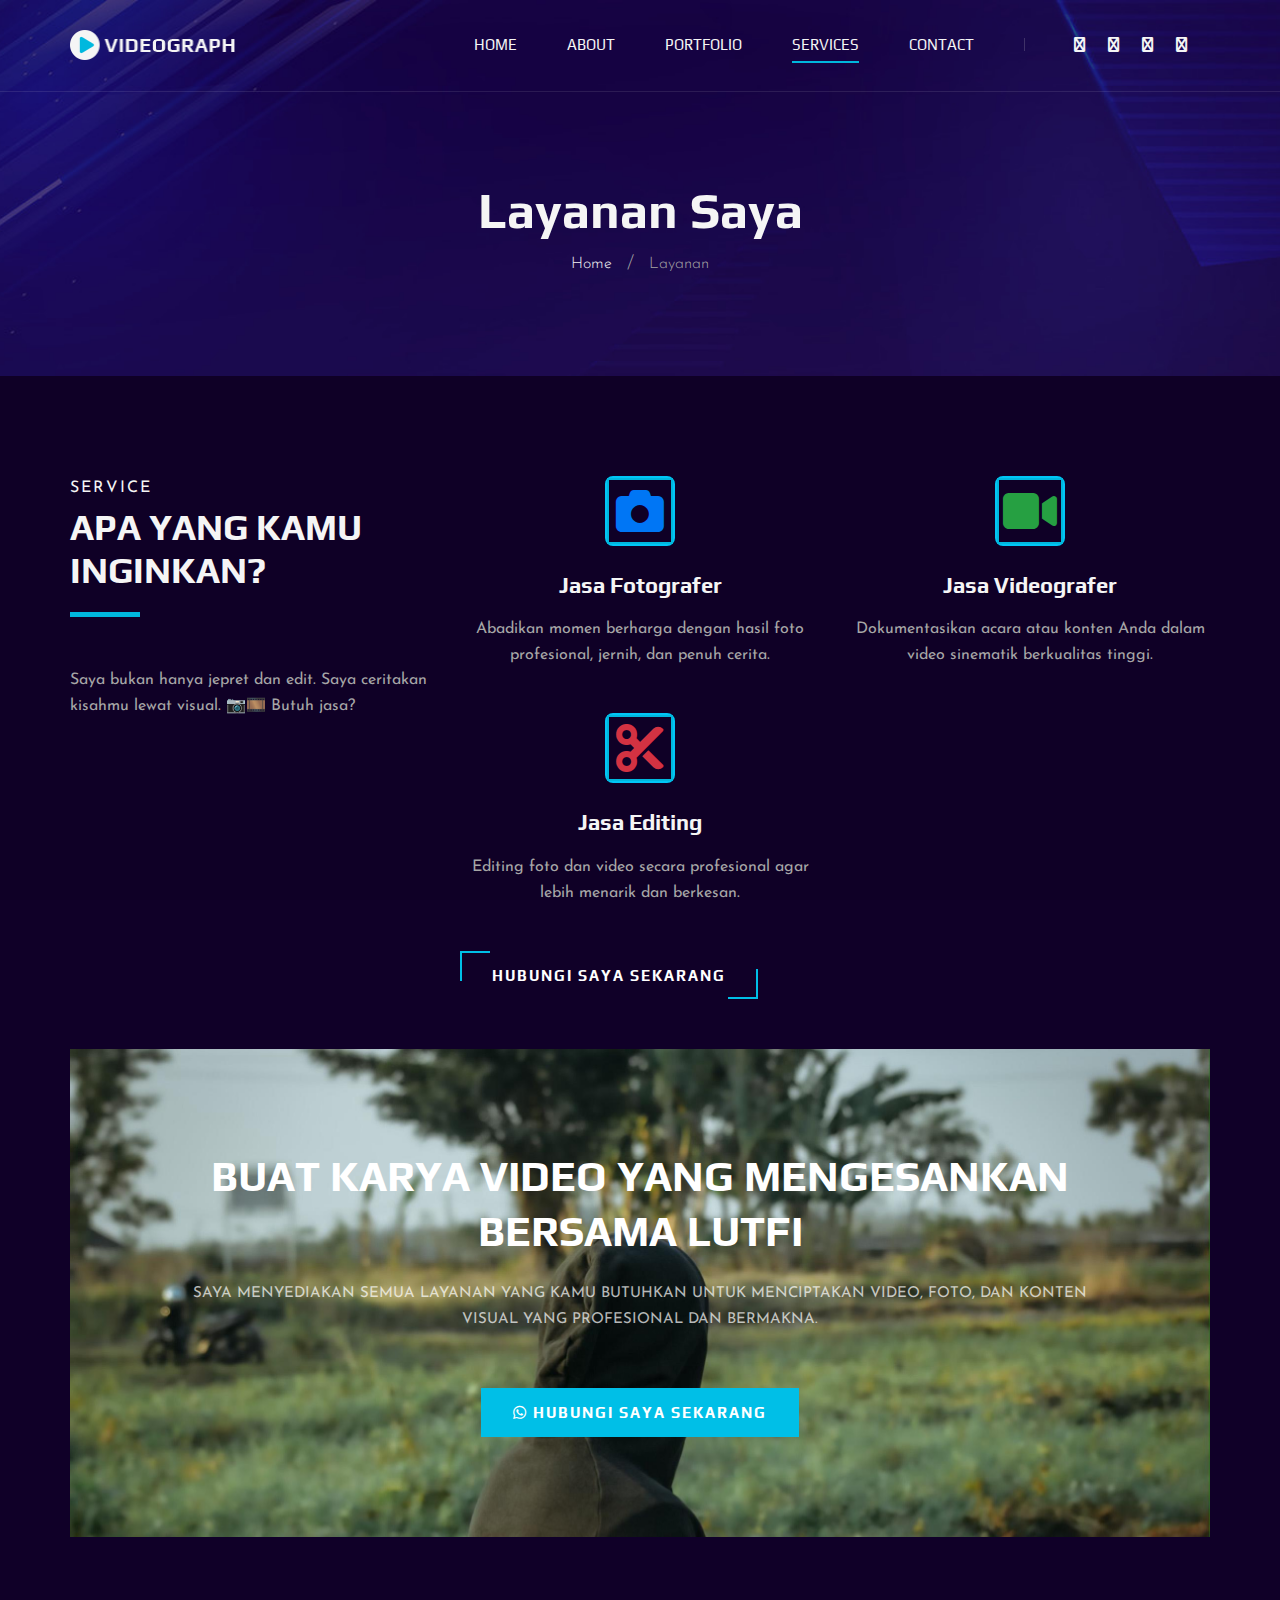
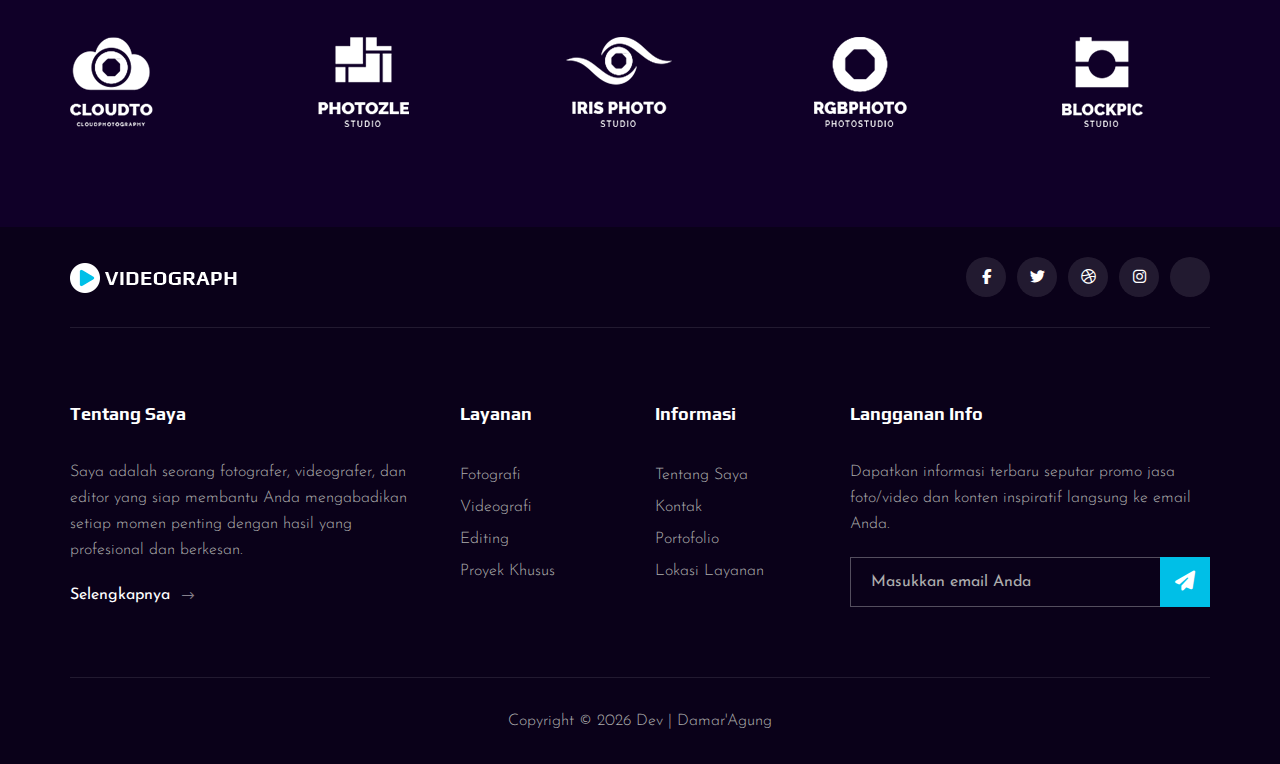
<file: services.html>
<!DOCTYPE html>
<html lang="zxx">
  <head>
    <meta charset="UTF-8" />
    <meta name="description" content="Videograph Template" />
    <meta name="keywords" content="Videograph, unica, creative, html" />
    <meta name="viewport" content="width=device-width, initial-scale=1.0" />
    <meta http-equiv="X-UA-Compatible" content="ie=edge" />
    <title>LutfiHumam | Creator</title>

    <!-- Google Font -->
    <link
      href="https://fonts.googleapis.com/css2?family=Play:wght@400;700&display=swap"
      rel="stylesheet"
    />
    <link
      href="https://fonts.googleapis.com/css2?family=Josefin+Sans:wght@300;400;500;600;700&display=swap"
      rel="stylesheet"
    />

    <!-- Css Styles -->
    <link rel="stylesheet" href="css/bootstrap.min.css" type="text/css" />
    <link rel="stylesheet" href="css/font-awesome.min.css" type="text/css" />
    <link rel="stylesheet" href="css/elegant-icons.css" type="text/css" />
    <link rel="stylesheet" href="css/owl.carousel.min.css" type="text/css" />
    <link rel="stylesheet" href="css/magnific-popup.css" type="text/css" />
    <link rel="stylesheet" href="css/slicknav.min.css" type="text/css" />
    <link rel="stylesheet" href="css/style.css" type="text/css" />

    <!-- Pastikan link Font Awesome ada di <head> -->
    <link
      rel="stylesheet"
      href="https://cdnjs.cloudflare.com/ajax/libs/font-awesome/6.5.0/css/all.min.css"
    />
  </head>
  <body>
    <!-- Page Preloder -->
    <div id="preloder">
      <div class="loader"></div>
    </div>

    <!-- Header Section Begin -->
    <header class="header">
      <div class="container">
        <div class="row">
          <div class="col-lg-2">
            <div class="header__logo">
              <a href="./index.html"><img src="img/logo.png" alt="" /></a>
            </div>
          </div>
          <div class="col-lg-10">
            <div class="header__nav__option">
              <nav class="header__nav__menu mobile-menu">
                <ul>
                  <li><a href="./index.html">Home</a></li>
                  <li><a href="./about.html">About</a></li>
                  <li><a href="./portfolio.html">Portfolio</a></li>
                  <li class="active"><a href="./services.html">Services</a></li>
                  <!-- <li>
                    <a href="#">Pages</a>
                    <ul class="dropdown">
                      <li><a href="./about.html">About</a></li>
                      <li><a href="./portfolio.html">Portfolio</a></li>
                      <li><a href="./blog.html">Blog</a></li>
                      <li><a href="./blog-details.html">Blog Details</a></li>
                    </ul>
                  </li> -->
                  <li><a href="./contact.html">Contact</a></li>
                </ul>
              </nav>
              <div class="header__nav__social">
                <a href="#"><i class="fa fa-facebook"></i></a>
                <a href="#"><i class="fa fa-twitter"></i></a>
                <a href="#"><i class="fa fa-dribbble"></i></a>
                <a href="#"><i class="fa fa-instagram"></i></a>
                <a href="#"><i class="fa fa-youtube-play"></i></a>
              </div>
            </div>
          </div>
        </div>
        <div id="mobile-menu-wrap"></div>
      </div>
    </header>
    <!-- Header End -->

    <!-- Breadcrumb Begin -->
    <div
      class="breadcrumb-option spad set-bg"
      data-setbg="img/breadcrumb-bg.jpg"
    >
      <div class="container">
        <div class="row">
          <div class="col-lg-12 text-center">
            <div class="breadcrumb__text">
              <h2>Layanan Saya</h2>
              <div class="breadcrumb__links">
                <a href="#">Home</a>
                <span>Layanan</span>
              </div>
            </div>
          </div>
        </div>
      </div>
    </div>
    <!-- Breadcrumb End -->

    <!-- Services Section Begin -->
    <section class="services-page spad">
      <div class="container">
        <div class="row">
          <div class="col-lg-4">
            <div class="services__title">
              <div class="section-title">
                <span>Service</span>
                <h2>Apa yang kamu inginkan?</h2>
              </div>
              <p>
                Saya bukan hanya jepret dan edit. Saya ceritakan kisahmu lewat
                visual. 📷🎞️ Butuh jasa?
              </p>
            </div>
          </div>
          <div class="col-lg-8">
            <div class="row">
              <!-- Fotografer -->
              <div class="col-lg-6 col-md-6 col-sm-6">
                <div class="services__item text-center">
                  <div class="services__item__icon">
                    <i class="fas fa-camera fa-3x text-primary"></i>
                  </div>
                  <h4>Jasa Fotografer</h4>
                  <p>
                    Abadikan momen berharga dengan hasil foto profesional,
                    jernih, dan penuh cerita.
                  </p>
                </div>
              </div>

              <!-- Videografer -->
              <div class="col-lg-6 col-md-6 col-sm-6">
                <div class="services__item text-center">
                  <div class="services__item__icon">
                    <i class="fas fa-video fa-3x text-success"></i>
                  </div>
                  <h4>Jasa Videografer</h4>
                  <p>
                    Dokumentasikan acara atau konten Anda dalam video sinematik
                    berkualitas tinggi.
                  </p>
                </div>
              </div>

              <!-- Editing -->
              <div class="col-lg-6 col-md-6 col-sm-6">
                <div class="services__item text-center">
                  <div class="services__item__icon">
                    <i class="fas fa-scissors fa-3x text-danger"></i>
                  </div>
                  <h4>Jasa Editing</h4>
                  <p>
                    Editing foto dan video secara profesional agar lebih menarik
                    dan berkesan.
                  </p>
                </div>
              </div>
            </div>
            <a
              href="https://wa.me/+6281325103765?text=Halo%2C%20saya%20tertarik%20dengan%20jasa%20Anda."
              target="_blank"
              class="primary-btn"
            >
              Hubungi Saya Sekarang
            </a>
          </div>
        </div>
      </div>
    </section>
    <!-- Services Section End -->

    <!-- Call To Action Section Begin -->
    <section class="callto sp__callto">
      <div class="container">
        <div class="callto__services spad set-bg" data-setbg="img/team/d.jpeg">
          <div class="row d-flex justify-content-center">
            <div class="col-lg-10 text-center">
              <div class="callto__text">
                <h2>BUAT KARYA VIDEO YANG MENGESANKAN BERSAMA LUTFI</h2>
                <p>
                  Saya menyediakan semua layanan yang kamu butuhkan untuk
                  menciptakan video, foto, dan konten visual yang profesional
                  dan bermakna.
                </p>
                <a
                  href="https://wa.me/+6281325103765?text=Halo%2C%20saya%20tertarik%20dengan%20jasa%20Anda."
                  target="_blank"
                  ><i class="fab fa-whatsapp"> </i> Hubungi Saya Sekarang</a
                >
              </div>
            </div>
          </div>
        </div>
      </div>
    </section>
    <!-- Call To Action Section End -->

    <!-- Logo Begin -->
    <div class="logo spad">
      <div class="container">
        <div class="logo__carousel owl-carousel">
          <a href="#" class="logo__item"
            ><img src="img/logo/logo-1.png" alt=""
          /></a>
          <a href="#" class="logo__item"
            ><img src="img/logo/logo-2.png" alt=""
          /></a>
          <a href="#" class="logo__item"
            ><img src="img/logo/logo-3.png" alt=""
          /></a>
          <a href="#" class="logo__item"
            ><img src="img/logo/logo-4.png" alt=""
          /></a>
          <a href="#" class="logo__item"
            ><img src="img/logo/logo-5.png" alt=""
          /></a>
          <a href="#" class="logo__item"
            ><img src="img/logo/logo-6.png" alt=""
          /></a>
        </div>
      </div>
    </div>
    <!-- Logo End -->

    <!-- Footer Section Begin -->
    <footer class="footer">
      <div class="container">
        <div class="footer__top">
          <div class="row">
            <div class="col-lg-6 col-md-6">
              <div class="footer__top__logo">
                <a href="#"><img src="img/logo.png" alt="" /></a>
              </div>
            </div>
            <div class="col-lg-6 col-md-6">
              <div class="footer__top__social">
                <a href="#"><i class="fab fa-facebook-f"></i></a>
                <a href="#"><i class="fab fa-twitter"></i></a>
                <a href="#"><i class="fab fa-dribbble"></i></a>
                <a href="#"><i class="fab fa-instagram"></i></a>
                <a href="#"><i class="fab fa-youtube-play"></i></a>
              </div>
            </div>
          </div>
        </div>
        <div class="footer__option">
          <div class="row">
            <!-- Tentang Saya -->
            <div class="col-lg-4 col-md-6 col-sm-6">
              <div class="footer__option__item">
                <h5>Tentang Saya</h5>
                <p>
                  Saya adalah seorang fotografer, videografer, dan editor yang
                  siap membantu Anda mengabadikan setiap momen penting dengan
                  hasil yang profesional dan berkesan.
                </p>
                <a href="#" class="read__more"
                  >Selengkapnya <span class="arrow_right"></span
                ></a>
              </div>
            </div>

            <!-- Layanan -->
            <div class="col-lg-2 col-md-3 col-sm-3">
              <div class="footer__option__item">
                <h5>Layanan</h5>
                <ul>
                  <li><a href="#">Fotografi</a></li>
                  <li><a href="#">Videografi</a></li>
                  <li><a href="#">Editing</a></li>
                  <li><a href="#">Proyek Khusus</a></li>
                </ul>
              </div>
            </div>

            <!-- Info Kontak -->
            <div class="col-lg-2 col-md-3 col-sm-3">
              <div class="footer__option__item">
                <h5>Informasi</h5>
                <ul>
                  <li><a href="#">Tentang Saya</a></li>
                  <li><a href="#">Kontak</a></li>
                  <li><a href="#">Portofolio</a></li>
                  <li><a href="#">Lokasi Layanan</a></li>
                </ul>
              </div>
            </div>

            <!-- Langganan Berita -->
            <div class="col-lg-4 col-md-12">
              <div class="footer__option__item">
                <h5>Langganan Info</h5>
                <p>
                  Dapatkan informasi terbaru seputar promo jasa foto/video dan
                  konten inspiratif langsung ke email Anda.
                </p>
                <form action="#">
                  <input type="text" placeholder="Masukkan email Anda" />
                  <button type="submit">
                    <i class="fa fa-paper-plane"></i>
                  </button>
                </form>
              </div>
            </div>
          </div>
        </div>
        <div class="footer__copyright">
          <div class="row">
            <div class="col-lg-12 text-center">
              <!-- Link back to Colorlib can't be removed. Template is licensed under CC BY 3.0. -->
              <p class="footer__copyright__text">
                Copyright &copy;
                <script>
                  document.write(new Date().getFullYear());
                </script>
                Dev | Damar'Agung
              </p>
              <!-- Link back to Colorlib can't be removed. Template is licensed under CC BY 3.0. -->
            </div>
          </div>
        </div>
      </div>
    </footer>
    <!-- Footer Section End -->

    <!-- Js Plugins -->
    <script src="js/jquery-3.3.1.min.js"></script>
    <script src="js/bootstrap.min.js"></script>
    <script src="js/jquery.magnific-popup.min.js"></script>
    <script src="js/mixitup.min.js"></script>
    <script src="js/masonry.pkgd.min.js"></script>
    <script src="js/jquery.slicknav.js"></script>
    <script src="js/owl.carousel.min.js"></script>
    <script src="js/main.js"></script>
  </body>
</html>
</file>
<file: css/elegant-icons.css>
@font-face {
	font-family: 'ElegantIcons';
	src:url('../fonts/ElegantIcons.eot');
	src:url('../fonts/ElegantIcons.eot?#iefix') format('embedded-opentype'),
		url('../fonts/ElegantIcons.woff') format('woff'),
		url('../fonts/ElegantIcons.ttf') format('truetype'),
		url('../fonts/ElegantIcons.svg#ElegantIcons') format('svg');
	font-weight: normal;
	font-style: normal;
}

/* Use the following CSS code if you want to use data attributes for inserting your icons */
[data-icon]:before {
	font-family: 'ElegantIcons';
	content: attr(data-icon);
	speak: none;
	font-weight: normal;
	font-variant: normal;
	text-transform: none;
	line-height: 1;
	-webkit-font-smoothing: antialiased;
	-moz-osx-font-smoothing: grayscale;
}

/* Use the following CSS code if you want to have a class per icon */
/*
Instead of a list of all class selectors,
you can use the generic selector below, but it's slower:
[class*="your-class-prefix"] {
*/
.arrow_up, .arrow_down, .arrow_left, .arrow_right, .arrow_left-up, .arrow_right-up, .arrow_right-down, .arrow_left-down, .arrow-up-down, .arrow_up-down_alt, .arrow_left-right_alt, .arrow_left-right, .arrow_expand_alt2, .arrow_expand_alt, .arrow_condense, .arrow_expand, .arrow_move, .arrow_carrot-up, .arrow_carrot-down, .arrow_carrot-left, .arrow_carrot-right, .arrow_carrot-2up, .arrow_carrot-2down, .arrow_carrot-2left, .arrow_carrot-2right, .arrow_carrot-up_alt2, .arrow_carrot-down_alt2, .arrow_carrot-left_alt2, .arrow_carrot-right_alt2, .arrow_carrot-2up_alt2, .arrow_carrot-2down_alt2, .arrow_carrot-2left_alt2, .arrow_carrot-2right_alt2, .arrow_triangle-up, .arrow_triangle-down, .arrow_triangle-left, .arrow_triangle-right, .arrow_triangle-up_alt2, .arrow_triangle-down_alt2, .arrow_triangle-left_alt2, .arrow_triangle-right_alt2, .arrow_back, .icon_minus-06, .icon_plus, .icon_close, .icon_check, .icon_minus_alt2, .icon_plus_alt2, .icon_close_alt2, .icon_check_alt2, .icon_zoom-out_alt, .icon_zoom-in_alt, .icon_search, .icon_box-empty, .icon_box-selected, .icon_minus-box, .icon_plus-box, .icon_box-checked, .icon_circle-empty, .icon_circle-slelected, .icon_stop_alt2, .icon_stop, .icon_pause_alt2, .icon_pause, .icon_menu, .icon_menu-square_alt2, .icon_menu-circle_alt2, .icon_ul, .icon_ol, .icon_adjust-horiz, .icon_adjust-vert, .icon_document_alt, .icon_documents_alt, .icon_pencil, .icon_pencil-edit_alt, .icon_pencil-edit, .icon_folder-alt, .icon_folder-open_alt, .icon_folder-add_alt, .icon_info_alt, .icon_error-oct_alt, .icon_error-circle_alt, .icon_error-triangle_alt, .icon_question_alt2, .icon_question, .icon_comment_alt, .icon_chat_alt, .icon_vol-mute_alt, .icon_volume-low_alt, .icon_volume-high_alt, .icon_quotations, .icon_quotations_alt2, .icon_clock_alt, .icon_lock_alt, .icon_lock-open_alt, .icon_key_alt, .icon_cloud_alt, .icon_cloud-upload_alt, .icon_cloud-download_alt, .icon_image, .icon_images, .icon_lightbulb_alt, .icon_gift_alt, .icon_house_alt, .icon_genius, .icon_mobile, .icon_tablet, .icon_laptop, .icon_desktop, .icon_camera_alt, .icon_mail_alt, .icon_cone_alt, .icon_ribbon_alt, .icon_bag_alt, .icon_creditcard, .icon_cart_alt, .icon_paperclip, .icon_tag_alt, .icon_tags_alt, .icon_trash_alt, .icon_cursor_alt, .icon_mic_alt, .icon_compass_alt, .icon_pin_alt, .icon_pushpin_alt, .icon_map_alt, .icon_drawer_alt, .icon_toolbox_alt, .icon_book_alt, .icon_calendar, .icon_film, .icon_table, .icon_contacts_alt, .icon_headphones, .icon_lifesaver, .icon_piechart, .icon_refresh, .icon_link_alt, .icon_link, .icon_loading, .icon_blocked, .icon_archive_alt, .icon_heart_alt, .icon_star_alt, .icon_star-half_alt, .icon_star, .icon_star-half, .icon_tools, .icon_tool, .icon_cog, .icon_cogs, .arrow_up_alt, .arrow_down_alt, .arrow_left_alt, .arrow_right_alt, .arrow_left-up_alt, .arrow_right-up_alt, .arrow_right-down_alt, .arrow_left-down_alt, .arrow_condense_alt, .arrow_expand_alt3, .arrow_carrot_up_alt, .arrow_carrot-down_alt, .arrow_carrot-left_alt, .arrow_carrot-right_alt, .arrow_carrot-2up_alt, .arrow_carrot-2dwnn_alt, .arrow_carrot-2left_alt, .arrow_carrot-2right_alt, .arrow_triangle-up_alt, .arrow_triangle-down_alt, .arrow_triangle-left_alt, .arrow_triangle-right_alt, .icon_minus_alt, .icon_plus_alt, .icon_close_alt, .icon_check_alt, .icon_zoom-out, .icon_zoom-in, .icon_stop_alt, .icon_menu-square_alt, .icon_menu-circle_alt, .icon_document, .icon_documents, .icon_pencil_alt, .icon_folder, .icon_folder-open, .icon_folder-add, .icon_folder_upload, .icon_folder_download, .icon_info, .icon_error-circle, .icon_error-oct, .icon_error-triangle, .icon_question_alt, .icon_comment, .icon_chat, .icon_vol-mute, .icon_volume-low, .icon_volume-high, .icon_quotations_alt, .icon_clock, .icon_lock, .icon_lock-open, .icon_key, .icon_cloud, .icon_cloud-upload, .icon_cloud-download, .icon_lightbulb, .icon_gift, .icon_house, .icon_camera, .icon_mail, .icon_cone, .icon_ribbon, .icon_bag, .icon_cart, .icon_tag, .icon_tags, .icon_trash, .icon_cursor, .icon_mic, .icon_compass, .icon_pin, .icon_pushpin, .icon_map, .icon_drawer, .icon_toolbox, .icon_book, .icon_contacts, .icon_archive, .icon_heart, .icon_profile, .icon_group, .icon_grid-2x2, .icon_grid-3x3, .icon_music, .icon_pause_alt, .icon_phone, .icon_upload, .icon_download, .social_facebook, .social_twitter, .social_pinterest, .social_googleplus, .social_tumblr, .social_tumbleupon, .social_wordpress, .social_instagram, .social_dribbble, .social_vimeo, .social_linkedin, .social_rss, .social_deviantart, .social_share, .social_myspace, .social_skype, .social_youtube, .social_picassa, .social_googledrive, .social_flickr, .social_blogger, .social_spotify, .social_delicious, .social_facebook_circle, .social_twitter_circle, .social_pinterest_circle, .social_googleplus_circle, .social_tumblr_circle, .social_stumbleupon_circle, .social_wordpress_circle, .social_instagram_circle, .social_dribbble_circle, .social_vimeo_circle, .social_linkedin_circle, .social_rss_circle, .social_deviantart_circle, .social_share_circle, .social_myspace_circle, .social_skype_circle, .social_youtube_circle, .social_picassa_circle, .social_googledrive_alt2, .social_flickr_circle, .social_blogger_circle, .social_spotify_circle, .social_delicious_circle, .social_facebook_square, .social_twitter_square, .social_pinterest_square, .social_googleplus_square, .social_tumblr_square, .social_stumbleupon_square, .social_wordpress_square, .social_instagram_square, .social_dribbble_square, .social_vimeo_square, .social_linkedin_square, .social_rss_square, .social_deviantart_square, .social_share_square, .social_myspace_square, .social_skype_square, .social_youtube_square, .social_picassa_square, .social_googledrive_square, .social_flickr_square, .social_blogger_square, .social_spotify_square, .social_delicious_square, .icon_printer, .icon_calulator, .icon_building, .icon_floppy, .icon_drive, .icon_search-2, .icon_id, .icon_id-2, .icon_puzzle, .icon_like, .icon_dislike, .icon_mug, .icon_currency, .icon_wallet, .icon_pens, .icon_easel, .icon_flowchart, .icon_datareport, .icon_briefcase, .icon_shield, .icon_percent, .icon_globe, .icon_globe-2, .icon_target, .icon_hourglass, .icon_balance, .icon_rook, .icon_printer-alt, .icon_calculator_alt, .icon_building_alt, .icon_floppy_alt, .icon_drive_alt, .icon_search_alt, .icon_id_alt, .icon_id-2_alt, .icon_puzzle_alt, .icon_like_alt, .icon_dislike_alt, .icon_mug_alt, .icon_currency_alt, .icon_wallet_alt, .icon_pens_alt, .icon_easel_alt, .icon_flowchart_alt, .icon_datareport_alt, .icon_briefcase_alt, .icon_shield_alt, .icon_percent_alt, .icon_globe_alt, .icon_clipboard {
	font-family: 'ElegantIcons';
	speak: none;
	font-style: normal;
	font-weight: normal;
	font-variant: normal;
	text-transform: none;
	line-height: 1;
	-webkit-font-smoothing: antialiased;
}
.arrow_up:before {
	content: "\21";
}
.arrow_down:before {
	content: "\22";
}
.arrow_left:before {
	content: "\23";
}
.arrow_right:before {
	content: "\24";
}
.arrow_left-up:before {
	content: "\25";
}
.arrow_right-up:before {
	content: "\26";
}
.arrow_right-down:before {
	content: "\27";
}
.arrow_left-down:before {
	content: "\28";
}
.arrow-up-down:before {
	content: "\29";
}
.arrow_up-down_alt:before {
	content: "\2a";
}
.arrow_left-right_alt:before {
	content: "\2b";
}
.arrow_left-right:before {
	content: "\2c";
}
.arrow_expand_alt2:before {
	content: "\2d";
}
.arrow_expand_alt:before {
	content: "\2e";
}
.arrow_condense:before {
	content: "\2f";
}
.arrow_expand:before {
	content: "\30";
}
.arrow_move:before {
	content: "\31";
}
.arrow_carrot-up:before {
	content: "\32";
}
.arrow_carrot-down:before {
	content: "\33";
}
.arrow_carrot-left:before {
	content: "\34";
}
.arrow_carrot-right:before {
	content: "\35";
}
.arrow_carrot-2up:before {
	content: "\36";
}
.arrow_carrot-2down:before {
	content: "\37";
}
.arrow_carrot-2left:before {
	content: "\38";
}
.arrow_carrot-2right:before {
	content: "\39";
}
.arrow_carrot-up_alt2:before {
	content: "\3a";
}
.arrow_carrot-down_alt2:before {
	content: "\3b";
}
.arrow_carrot-left_alt2:before {
	content: "\3c";
}
.arrow_carrot-right_alt2:before {
	content: "\3d";
}
.arrow_carrot-2up_alt2:before {
	content: "\3e";
}
.arrow_carrot-2down_alt2:before {
	content: "\3f";
}
.arrow_carrot-2left_alt2:before {
	content: "\40";
}
.arrow_carrot-2right_alt2:before {
	content: "\41";
}
.arrow_triangle-up:before {
	content: "\42";
}
.arrow_triangle-down:before {
	content: "\43";
}
.arrow_triangle-left:before {
	content: "\44";
}
.arrow_triangle-right:before {
	content: "\45";
}
.arrow_triangle-up_alt2:before {
	content: "\46";
}
.arrow_triangle-down_alt2:before {
	content: "\47";
}
.arrow_triangle-left_alt2:before {
	content: "\48";
}
.arrow_triangle-right_alt2:before {
	content: "\49";
}
.arrow_back:before {
	content: "\4a";
}
.icon_minus-06:before {
	content: "\4b";
}
.icon_plus:before {
	content: "\4c";
}
.icon_close:before {
	content: "\4d";
}
.icon_check:before {
	content: "\4e";
}
.icon_minus_alt2:before {
	content: "\4f";
}
.icon_plus_alt2:before {
	content: "\50";
}
.icon_close_alt2:before {
	content: "\51";
}
.icon_check_alt2:before {
	content: "\52";
}
.icon_zoom-out_alt:before {
	content: "\53";
}
.icon_zoom-in_alt:before {
	content: "\54";
}
.icon_search:before {
	content: "\55";
}
.icon_box-empty:before {
	content: "\56";
}
.icon_box-selected:before {
	content: "\57";
}
.icon_minus-box:before {
	content: "\58";
}
.icon_plus-box:before {
	content: "\59";
}
.icon_box-checked:before {
	content: "\5a";
}
.icon_circle-empty:before {
	content: "\5b";
}
.icon_circle-slelected:before {
	content: "\5c";
}
.icon_stop_alt2:before {
	content: "\5d";
}
.icon_stop:before {
	content: "\5e";
}
.icon_pause_alt2:before {
	content: "\5f";
}
.icon_pause:before {
	content: "\60";
}
.icon_menu:before {
	content: "\61";
}
.icon_menu-square_alt2:before {
	content: "\62";
}
.icon_menu-circle_alt2:before {
	content: "\63";
}
.icon_ul:before {
	content: "\64";
}
.icon_ol:before {
	content: "\65";
}
.icon_adjust-horiz:before {
	content: "\66";
}
.icon_adjust-vert:before {
	content: "\67";
}
.icon_document_alt:before {
	content: "\68";
}
.icon_documents_alt:before {
	content: "\69";
}
.icon_pencil:before {
	content: "\6a";
}
.icon_pencil-edit_alt:before {
	content: "\6b";
}
.icon_pencil-edit:before {
	content: "\6c";
}
.icon_folder-alt:before {
	content: "\6d";
}
.icon_folder-open_alt:before {
	content: "\6e";
}
.icon_folder-add_alt:before {
	content: "\6f";
}
.icon_info_alt:before {
	content: "\70";
}
.icon_error-oct_alt:before {
	content: "\71";
}
.icon_error-circle_alt:before {
	content: "\72";
}
.icon_error-triangle_alt:before {
	content: "\73";
}
.icon_question_alt2:before {
	content: "\74";
}
.icon_question:before {
	content: "\75";
}
.icon_comment_alt:before {
	content: "\76";
}
.icon_chat_alt:before {
	content: "\77";
}
.icon_vol-mute_alt:before {
	content: "\78";
}
.icon_volume-low_alt:before {
	content: "\79";
}
.icon_volume-high_alt:before {
	content: "\7a";
}
.icon_quotations:before {
	content: "\7b";
}
.icon_quotations_alt2:before {
	content: "\7c";
}
.icon_clock_alt:before {
	content: "\7d";
}
.icon_lock_alt:before {
	content: "\7e";
}
.icon_lock-open_alt:before {
	content: "\e000";
}
.icon_key_alt:before {
	content: "\e001";
}
.icon_cloud_alt:before {
	content: "\e002";
}
.icon_cloud-upload_alt:before {
	content: "\e003";
}
.icon_cloud-download_alt:before {
	content: "\e004";
}
.icon_image:before {
	content: "\e005";
}
.icon_images:before {
	content: "\e006";
}
.icon_lightbulb_alt:before {
	content: "\e007";
}
.icon_gift_alt:before {
	content: "\e008";
}
.icon_house_alt:before {
	content: "\e009";
}
.icon_genius:before {
	content: "\e00a";
}
.icon_mobile:before {
	content: "\e00b";
}
.icon_tablet:before {
	content: "\e00c";
}
.icon_laptop:before {
	content: "\e00d";
}
.icon_desktop:before {
	content: "\e00e";
}
.icon_camera_alt:before {
	content: "\e00f";
}
.icon_mail_alt:before {
	content: "\e010";
}
.icon_cone_alt:before {
	content: "\e011";
}
.icon_ribbon_alt:before {
	content: "\e012";
}
.icon_bag_alt:before {
	content: "\e013";
}
.icon_creditcard:before {
	content: "\e014";
}
.icon_cart_alt:before {
	content: "\e015";
}
.icon_paperclip:before {
	content: "\e016";
}
.icon_tag_alt:before {
	content: "\e017";
}
.icon_tags_alt:before {
	content: "\e018";
}
.icon_trash_alt:before {
	content: "\e019";
}
.icon_cursor_alt:before {
	content: "\e01a";
}
.icon_mic_alt:before {
	content: "\e01b";
}
.icon_compass_alt:before {
	content: "\e01c";
}
.icon_pin_alt:before {
	content: "\e01d";
}
.icon_pushpin_alt:before {
	content: "\e01e";
}
.icon_map_alt:before {
	content: "\e01f";
}
.icon_drawer_alt:before {
	content: "\e020";
}
.icon_toolbox_alt:before {
	content: "\e021";
}
.icon_book_alt:before {
	content: "\e022";
}
.icon_calendar:before {
	content: "\e023";
}
.icon_film:before {
	content: "\e024";
}
.icon_table:before {
	content: "\e025";
}
.icon_contacts_alt:before {
	content: "\e026";
}
.icon_headphones:before {
	content: "\e027";
}
.icon_lifesaver:before {
	content: "\e028";
}
.icon_piechart:before {
	content: "\e029";
}
.icon_refresh:before {
	content: "\e02a";
}
.icon_link_alt:before {
	content: "\e02b";
}
.icon_link:before {
	content: "\e02c";
}
.icon_loading:before {
	content: "\e02d";
}
.icon_blocked:before {
	content: "\e02e";
}
.icon_archive_alt:before {
	content: "\e02f";
}
.icon_heart_alt:before {
	content: "\e030";
}
.icon_star_alt:before {
	content: "\e031";
}
.icon_star-half_alt:before {
	content: "\e032";
}
.icon_star:before {
	content: "\e033";
}
.icon_star-half:before {
	content: "\e034";
}
.icon_tools:before {
	content: "\e035";
}
.icon_tool:before {
	content: "\e036";
}
.icon_cog:before {
	content: "\e037";
}
.icon_cogs:before {
	content: "\e038";
}
.arrow_up_alt:before {
	content: "\e039";
}
.arrow_down_alt:before {
	content: "\e03a";
}
.arrow_left_alt:before {
	content: "\e03b";
}
.arrow_right_alt:before {
	content: "\e03c";
}
.arrow_left-up_alt:before {
	content: "\e03d";
}
.arrow_right-up_alt:before {
	content: "\e03e";
}
.arrow_right-down_alt:before {
	content: "\e03f";
}
.arrow_left-down_alt:before {
	content: "\e040";
}
.arrow_condense_alt:before {
	content: "\e041";
}
.arrow_expand_alt3:before {
	content: "\e042";
}
.arrow_carrot_up_alt:before {
	content: "\e043";
}
.arrow_carrot-down_alt:before {
	content: "\e044";
}
.arrow_carrot-left_alt:before {
	content: "\e045";
}
.arrow_carrot-right_alt:before {
	content: "\e046";
}
.arrow_carrot-2up_alt:before {
	content: "\e047";
}
.arrow_carrot-2dwnn_alt:before {
	content: "\e048";
}
.arrow_carrot-2left_alt:before {
	content: "\e049";
}
.arrow_carrot-2right_alt:before {
	content: "\e04a";
}
.arrow_triangle-up_alt:before {
	content: "\e04b";
}
.arrow_triangle-down_alt:before {
	content: "\e04c";
}
.arrow_triangle-left_alt:before {
	content: "\e04d";
}
.arrow_triangle-right_alt:before {
	content: "\e04e";
}
.icon_minus_alt:before {
	content: "\e04f";
}
.icon_plus_alt:before {
	content: "\e050";
}
.icon_close_alt:before {
	content: "\e051";
}
.icon_check_alt:before {
	content: "\e052";
}
.icon_zoom-out:before {
	content: "\e053";
}
.icon_zoom-in:before {
	content: "\e054";
}
.icon_stop_alt:before {
	content: "\e055";
}
.icon_menu-square_alt:before {
	content: "\e056";
}
.icon_menu-circle_alt:before {
	content: "\e057";
}
.icon_document:before {
	content: "\e058";
}
.icon_documents:before {
	content: "\e059";
}
.icon_pencil_alt:before {
	content: "\e05a";
}
.icon_folder:before {
	content: "\e05b";
}
.icon_folder-open:before {
	content: "\e05c";
}
.icon_folder-add:before {
	content: "\e05d";
}
.icon_folder_upload:before {
	content: "\e05e";
}
.icon_folder_download:before {
	content: "\e05f";
}
.icon_info:before {
	content: "\e060";
}
.icon_error-circle:before {
	content: "\e061";
}
.icon_error-oct:before {
	content: "\e062";
}
.icon_error-triangle:before {
	content: "\e063";
}
.icon_question_alt:before {
	content: "\e064";
}
.icon_comment:before {
	content: "\e065";
}
.icon_chat:before {
	content: "\e066";
}
.icon_vol-mute:before {
	content: "\e067";
}
.icon_volume-low:before {
	content: "\e068";
}
.icon_volume-high:before {
	content: "\e069";
}
.icon_quotations_alt:before {
	content: "\e06a";
}
.icon_clock:before {
	content: "\e06b";
}
.icon_lock:before {
	content: "\e06c";
}
.icon_lock-open:before {
	content: "\e06d";
}
.icon_key:before {
	content: "\e06e";
}
.icon_cloud:before {
	content: "\e06f";
}
.icon_cloud-upload:before {
	content: "\e070";
}
.icon_cloud-download:before {
	content: "\e071";
}
.icon_lightbulb:before {
	content: "\e072";
}
.icon_gift:before {
	content: "\e073";
}
.icon_house:before {
	content: "\e074";
}
.icon_camera:before {
	content: "\e075";
}
.icon_mail:before {
	content: "\e076";
}
.icon_cone:before {
	content: "\e077";
}
.icon_ribbon:before {
	content: "\e078";
}
.icon_bag:before {
	content: "\e079";
}
.icon_cart:before {
	content: "\e07a";
}
.icon_tag:before {
	content: "\e07b";
}
.icon_tags:before {
	content: "\e07c";
}
.icon_trash:before {
	content: "\e07d";
}
.icon_cursor:before {
	content: "\e07e";
}
.icon_mic:before {
	content: "\e07f";
}
.icon_compass:before {
	content: "\e080";
}
.icon_pin:before {
	content: "\e081";
}
.icon_pushpin:before {
	content: "\e082";
}
.icon_map:before {
	content: "\e083";
}
.icon_drawer:before {
	content: "\e084";
}
.icon_toolbox:before {
	content: "\e085";
}
.icon_book:before {
	content: "\e086";
}
.icon_contacts:before {
	content: "\e087";
}
.icon_archive:before {
	content: "\e088";
}
.icon_heart:before {
	content: "\e089";
}
.icon_profile:before {
	content: "\e08a";
}
.icon_group:before {
	content: "\e08b";
}
.icon_grid-2x2:before {
	content: "\e08c";
}
.icon_grid-3x3:before {
	content: "\e08d";
}
.icon_music:before {
	content: "\e08e";
}
.icon_pause_alt:before {
	content: "\e08f";
}
.icon_phone:before {
	content: "\e090";
}
.icon_upload:before {
	content: "\e091";
}
.icon_download:before {
	content: "\e092";
}
.social_facebook:before {
	content: "\e093";
}
.social_twitter:before {
	content: "\e094";
}
.social_pinterest:before {
	content: "\e095";
}
.social_googleplus:before {
	content: "\e096";
}
.social_tumblr:before {
	content: "\e097";
}
.social_tumbleupon:before {
	content: "\e098";
}
.social_wordpress:before {
	content: "\e099";
}
.social_instagram:before {
	content: "\e09a";
}
.social_dribbble:before {
	content: "\e09b";
}
.social_vimeo:before {
	content: "\e09c";
}
.social_linkedin:before {
	content: "\e09d";
}
.social_rss:before {
	content: "\e09e";
}
.social_deviantart:before {
	content: "\e09f";
}
.social_share:before {
	content: "\e0a0";
}
.social_myspace:before {
	content: "\e0a1";
}
.social_skype:before {
	content: "\e0a2";
}
.social_youtube:before {
	content: "\e0a3";
}
.social_picassa:before {
	content: "\e0a4";
}
.social_googledrive:before {
	content: "\e0a5";
}
.social_flickr:before {
	content: "\e0a6";
}
.social_blogger:before {
	content: "\e0a7";
}
.social_spotify:before {
	content: "\e0a8";
}
.social_delicious:before {
	content: "\e0a9";
}
.social_facebook_circle:before {
	content: "\e0aa";
}
.social_twitter_circle:before {
	content: "\e0ab";
}
.social_pinterest_circle:before {
	content: "\e0ac";
}
.social_googleplus_circle:before {
	content: "\e0ad";
}
.social_tumblr_circle:before {
	content: "\e0ae";
}
.social_stumbleupon_circle:before {
	content: "\e0af";
}
.social_wordpress_circle:before {
	content: "\e0b0";
}
.social_instagram_circle:before {
	content: "\e0b1";
}
.social_dribbble_circle:before {
	content: "\e0b2";
}
.social_vimeo_circle:before {
	content: "\e0b3";
}
.social_linkedin_circle:before {
	content: "\e0b4";
}
.social_rss_circle:before {
	content: "\e0b5";
}
.social_deviantart_circle:before {
	content: "\e0b6";
}
.social_share_circle:before {
	content: "\e0b7";
}
.social_myspace_circle:before {
	content: "\e0b8";
}
.social_skype_circle:before {
	content: "\e0b9";
}
.social_youtube_circle:before {
	content: "\e0ba";
}
.social_picassa_circle:before {
	content: "\e0bb";
}
.social_googledrive_alt2:before {
	content: "\e0bc";
}
.social_flickr_circle:before {
	content: "\e0bd";
}
.social_blogger_circle:before {
	content: "\e0be";
}
.social_spotify_circle:before {
	content: "\e0bf";
}
.social_delicious_circle:before {
	content: "\e0c0";
}
.social_facebook_square:before {
	content: "\e0c1";
}
.social_twitter_square:before {
	content: "\e0c2";
}
.social_pinterest_square:before {
	content: "\e0c3";
}
.social_googleplus_square:before {
	content: "\e0c4";
}
.social_tumblr_square:before {
	content: "\e0c5";
}
.social_stumbleupon_square:before {
	content: "\e0c6";
}
.social_wordpress_square:before {
	content: "\e0c7";
}
.social_instagram_square:before {
	content: "\e0c8";
}
.social_dribbble_square:before {
	content: "\e0c9";
}
.social_vimeo_square:before {
	content: "\e0ca";
}
.social_linkedin_square:before {
	content: "\e0cb";
}
.social_rss_square:before {
	content: "\e0cc";
}
.social_deviantart_square:before {
	content: "\e0cd";
}
.social_share_square:before {
	content: "\e0ce";
}
.social_myspace_square:before {
	content: "\e0cf";
}
.social_skype_square:before {
	content: "\e0d0";
}
.social_youtube_square:before {
	content: "\e0d1";
}
.social_picassa_square:before {
	content: "\e0d2";
}
.social_googledrive_square:before {
	content: "\e0d3";
}
.social_flickr_square:before {
	content: "\e0d4";
}
.social_blogger_square:before {
	content: "\e0d5";
}
.social_spotify_square:before {
	content: "\e0d6";
}
.social_delicious_square:before {
	content: "\e0d7";
}
.icon_printer:before {
	content: "\e103";
}
.icon_calulator:before {
	content: "\e0ee";
}
.icon_building:before {
	content: "\e0ef";
}
.icon_floppy:before {
	content: "\e0e8";
}
.icon_drive:before {
	content: "\e0ea";
}
.icon_search-2:before {
	content: "\e101";
}
.icon_id:before {
	content: "\e107";
}
.icon_id-2:before {
	content: "\e108";
}
.icon_puzzle:before {
	content: "\e102";
}
.icon_like:before {
	content: "\e106";
}
.icon_dislike:before {
	content: "\e0eb";
}
.icon_mug:before {
	content: "\e105";
}
.icon_currency:before {
	content: "\e0ed";
}
.icon_wallet:before {
	content: "\e100";
}
.icon_pens:before {
	content: "\e104";
}
.icon_easel:before {
	content: "\e0e9";
}
.icon_flowchart:before {
	content: "\e109";
}
.icon_datareport:before {
	content: "\e0ec";
}
.icon_briefcase:before {
	content: "\e0fe";
}
.icon_shield:before {
	content: "\e0f6";
}
.icon_percent:before {
	content: "\e0fb";
}
.icon_globe:before {
	content: "\e0e2";
}
.icon_globe-2:before {
	content: "\e0e3";
}
.icon_target:before {
	content: "\e0f5";
}
.icon_hourglass:before {
	content: "\e0e1";
}
.icon_balance:before {
	content: "\e0ff";
}
.icon_rook:before {
	content: "\e0f8";
}
.icon_printer-alt:before {
	content: "\e0fa";
}
.icon_calculator_alt:before {
	content: "\e0e7";
}
.icon_building_alt:before {
	content: "\e0fd";
}
.icon_floppy_alt:before {
	content: "\e0e4";
}
.icon_drive_alt:before {
	content: "\e0e5";
}
.icon_search_alt:before {
	content: "\e0f7";
}
.icon_id_alt:before {
	content: "\e0e0";
}
.icon_id-2_alt:before {
	content: "\e0fc";
}
.icon_puzzle_alt:before {
	content: "\e0f9";
}
.icon_like_alt:before {
	content: "\e0dd";
}
.icon_dislike_alt:before {
	content: "\e0f1";
}
.icon_mug_alt:before {
	content: "\e0dc";
}
.icon_currency_alt:before {
	content: "\e0f3";
}
.icon_wallet_alt:before {
	content: "\e0d8";
}
.icon_pens_alt:before {
	content: "\e0db";
}
.icon_easel_alt:before {
	content: "\e0f0";
}
.icon_flowchart_alt:before {
	content: "\e0df";
}
.icon_datareport_alt:before {
	content: "\e0f2";
}
.icon_briefcase_alt:before {
	content: "\e0f4";
}
.icon_shield_alt:before {
	content: "\e0d9";
}
.icon_percent_alt:before {
	content: "\e0da";
}
.icon_globe_alt:before {
	content: "\e0de";
}
.icon_clipboard:before {
	content: "\e0e6";
}


	.glyph {
		float: left;
		text-align: center;
		padding: .75em;
		margin: .4em 1.5em .75em 0;
		width: 6em;
text-shadow: none;
	}
        .glyph_big {
        font-size: 128px;
        color: #59c5dc;
        float: left;
        margin-right: 20px;
        }

        .glyph div { padding-bottom: 10px;}

	.glyph input {
		font-family: consolas, monospace;
		font-size: 12px;
		width: 100%;
		text-align: center;
		border: 0;
		box-shadow: 0 0 0 1px #ccc;
		padding: .2em;
                -moz-border-radius: 5px;
                -webkit-border-radius: 5px;
	}
	.centered {
		margin-left: auto;
		margin-right: auto;
	}
	.glyph .fs1 {
		font-size: 2em;
	}
</file>
<file: css/style.css>
/******************************************************************
  Template Name: Dreams
  Description: Dreams wedding template
  Author: Colorib
  Author URI: https://colorlib.com/
  Version: 1.0
  Created: Colorib
******************************************************************/
/*------------------------------------------------------------------
[Table of contents]

1.  Template default CSS
	1.1	Variables
	1.2	Mixins
	1.3	Flexbox
	1.4	Reset
2.  Helper Css
3.  Header Section
4.  Hero Section
5.  Services Section
6.  Counter Section
7.  Team Section
8.  Latest Section
9.  Contact
10.  Footer Style
-------------------------------------------------------------------*/
/*----------------------------------------*/
/* Template default CSS
/*----------------------------------------*/
html,
body {
  height: 100%;
  font-family: "Josefin Sans", sans-serif;
  -webkit-font-smoothing: antialiased;
}

h1,
h2,
h3,
h4,
h5,
h6 {
  margin: 0;
  color: #111111;
  font-weight: 400;
  font-family: "Play", sans-serif;
}

h1 {
  font-size: 70px;
}

h2 {
  font-size: 36px;
}

h3 {
  font-size: 30px;
}

h4 {
  font-size: 24px;
}

h5 {
  font-size: 18px;
}

h6 {
  font-size: 16px;
}

p {
  font-size: 16px;
  font-family: "Josefin Sans", sans-serif;
  color: #adadad;
  font-weight: 400;
  line-height: 26px;
  margin: 0 0 15px 0;
}

img {
  max-width: 100%;
}

input:focus,
select:focus,
button:focus,
textarea:focus {
  outline: none;
}

a:hover,
a:focus {
  text-decoration: none;
  outline: none;
  color: #fff;
}

ul,
ol {
  padding: 0;
  margin: 0;
}

.services__item__icon {
  display: flex;
  align-items: center;
  justify-content: center;
  width: 80px;
  height: 80px;
  margin: 0 auto 15px auto;
  border: 2px solid #00cfff;
  /* Warna kotak */
  border-radius: 8px;
}

/* hover */
.portfolio__item__image {
  position: relative;
  background-size: cover;
  background-position: center;
  height: 280px;
  border-radius: 10px;
  overflow: hidden;
  transition: transform 0.3s ease;
}

.portfolio__item__image:hover {
  transform: scale(1.03);
}

.zoom-overlay {
  position: absolute;
  top: 0;
  left: 0;
  width: 100%;
  height: 100%;
  display: flex;
  align-items: center;
  justify-content: center;
  color: white;
  background-color: rgba(0, 0, 0, 0.4);
  opacity: 0;
  transition: opacity 0.3s ease;
  text-decoration: none;
  font-size: 2rem;
}

.portfolio__item__image:hover .zoom-overlay {
  opacity: 1;
}

.zoom-overlay i {
  pointer-events: none;
}

/*---------------------
  Helper CSS
-----------------------*/
.section-title {
  margin-bottom: 50px;
}

.section-title.center-title {
  text-align: center;
}

.section-title.center-title h2:after {
  right: 0;
  margin: 0 auto;
}

.section-title span {
  color: #ffffff;
  display: block;
  font-size: 16px;
  letter-spacing: 2px;
  text-transform: uppercase;
  margin-bottom: 6px;
}

.section-title h2 {
  color: #ffffff;
  font-weight: 700;
  text-transform: uppercase;
  position: relative;
  padding-bottom: 25px;
}

.section-title h2:after {
  position: absolute;
  left: 0;
  bottom: 0;
  height: 5px;
  width: 70px;
  background: #00bfe7;
  content: "";
}

.set-bg {
  background-repeat: no-repeat;
  background-size: cover;
  background-position: top center;
}

.spad {
  padding-top: 100px;
  padding-bottom: 100px;
}

.text-white h1,
.text-white h2,
.text-white h3,
.text-white h4,
.text-white h5,
.text-white h6,
.text-white p,
.text-white span,
.text-white li,
.text-white a {
  color: #fff;
}

/* buttons */
.primary-btn {
  display: inline-block;
  font-size: 15px;
  font-family: "Play", sans-serif;
  font-weight: 700;
  padding: 14px 32px 12px;
  color: #ffffff;
  text-transform: uppercase;
  letter-spacing: 2px;
  position: relative;
  z-index: 1;
}

.primary-btn:hover:before {
  height: 100%;
  width: 100%;
}

.primary-btn:hover:after {
  height: 100%;
  width: 100%;
}

.primary-btn:before {
  position: absolute;
  left: 0;
  top: 0;
  height: 30px;
  width: 30px;
  border-left: 2px solid #00bfe7;
  border-top: 2px solid #00bfe7;
  content: "";
  z-index: -1;
  -webkit-transition: all, 0.7s;
  -o-transition: all, 0.7s;
  transition: all, 0.7s;
}

.primary-btn:after {
  position: absolute;
  right: 0;
  bottom: 0;
  height: 30px;
  width: 30px;
  border-right: 2px solid #00bfe7;
  border-bottom: 2px solid #00bfe7;
  content: "";
  z-index: -1;
  -webkit-transition: all, 0.7s;
  -o-transition: all, 0.7s;
  transition: all, 0.7s;
}

.site-btn {
  font-size: 15px;
  color: #ffffff;
  background: #00bfe7;
  font-family: "Play", sans-serif;
  font-weight: 700;
  border: none;
  display: inline-block;
  text-transform: uppercase;
  letter-spacing: 2px;
  padding: 14px 34px 12px;
  width: 100%;
}

/* Preloder */
#preloder {
  position: fixed;
  width: 100%;
  height: 100%;
  top: 0;
  left: 0;
  z-index: 999999;
  background: #000;
}

.loader {
  width: 40px;
  height: 40px;
  position: absolute;
  top: 50%;
  left: 50%;
  margin-top: -13px;
  margin-left: -13px;
  border-radius: 60px;
  animation: loader 0.8s linear infinite;
  -webkit-animation: loader 0.8s linear infinite;
}

@keyframes loader {
  0% {
    -webkit-transform: rotate(0deg);
    transform: rotate(0deg);
    border: 4px solid #f44336;
    border-left-color: transparent;
  }

  50% {
    -webkit-transform: rotate(180deg);
    transform: rotate(180deg);
    border: 4px solid #673ab7;
    border-left-color: transparent;
  }

  100% {
    -webkit-transform: rotate(360deg);
    transform: rotate(360deg);
    border: 4px solid #f44336;
    border-left-color: transparent;
  }
}

@-webkit-keyframes loader {
  0% {
    -webkit-transform: rotate(0deg);
    border: 4px solid #f44336;
    border-left-color: transparent;
  }

  50% {
    -webkit-transform: rotate(180deg);
    border: 4px solid #673ab7;
    border-left-color: transparent;
  }

  100% {
    -webkit-transform: rotate(360deg);
    border: 4px solid #f44336;
    border-left-color: transparent;
  }
}

/*---------------------
  Header
-----------------------*/
.header {
  position: absolute;
  left: 0;
  top: 0;
  width: 100%;
  background: transparent;
  border-bottom: 1px solid rgba(255, 255, 255, 0.1);
  z-index: 9;
}

.header__logo {
  padding: 30px 0;
}

.header__logo a {
  display: inline-block;
}

.header__nav__option {
  text-align: right;
  padding: 28px 0px;
}

.header__nav__menu {
  display: inline-block;
  margin-right: 45px;
}

.header__nav__menu ul li {
  list-style: none;
  display: inline-block;
  margin-right: 45px;
  position: relative;
}

.header__nav__menu ul li.active a:after {
  -webkit-transform: scale(1);
  -ms-transform: scale(1);
  transform: scale(1);
}

.header__nav__menu ul li:hover a:after {
  -webkit-transform: scale(1);
  -ms-transform: scale(1);
  transform: scale(1);
}

.header__nav__menu ul li:hover .dropdown {
  top: 34px;
  opacity: 1;
  visibility: visible;
}

.header__nav__menu ul li:last-child {
  margin-right: 0;
}

.header__nav__menu ul li .dropdown {
  position: absolute;
  left: 0;
  top: 60px;
  width: 140px;
  background: #ffffff;
  text-align: left;
  padding: 2px 0;
  z-index: 9;
  opacity: 0;
  visibility: hidden;
  -webkit-transition: all, 0.3s;
  -o-transition: all, 0.3s;
  transition: all, 0.3s;
}

.header__nav__menu ul li .dropdown li {
  display: block;
  margin-right: 0;
}

.header__nav__menu ul li .dropdown li a {
  font-size: 14px;
  color: #111111;
  padding: 8px 20px;
  text-transform: capitalize;
}

.header__nav__menu ul li .dropdown li a:after {
  display: none;
}

.header__nav__menu ul li a {
  font-size: 15px;
  font-family: "Play", sans-serif;
  color: #ffffff;
  display: block;
  text-transform: uppercase;
  position: relative;
  padding: 6px 0;
}

.header__nav__menu ul li a:after {
  position: absolute;
  left: 0;
  bottom: 0;
  width: 100%;
  height: 2px;
  background: #00bfe7;
  content: "";
  -webkit-transform: scale(0);
  -ms-transform: scale(0);
  transform: scale(0);
  -webkit-transition: all, 0.3s;
  -o-transition: all, 0.3s;
  transition: all, 0.3s;
}

.header__nav__social {
  display: inline-block;
  position: relative;
  padding-left: 50px;
}

.header__nav__social:before {
  position: absolute;
  left: 0;
  top: 4px;
  height: 13px;
  width: 1px;
  background: rgba(225, 225, 225, 0.2);
  content: "";
}

.header__nav__social a {
  color: #ffffff;
  font-size: 15px;
  margin-right: 18px;
}

.header__nav__social a:last-child {
  margin-right: 0;
}

.slicknav_menu {
  display: none;
}

/*---------------------
  Hero
-----------------------*/
.hero__slider.owl-carousel .owl-item.active .hero__text span {
  top: 0;
  opacity: 1;
}

.hero__slider.owl-carousel .owl-item.active .hero__text h2 {
  top: 0;
  opacity: 1;
}

.hero__slider.owl-carousel .owl-item.active .hero__text .primary-btn {
  top: 0;
  opacity: 1;
}

.hero__slider.owl-carousel .owl-dots {
  position: absolute;
  left: 0;
  right: 0;
  bottom: 45px;
  width: 100%;
  max-width: 1140px;
  margin: 0 auto;
}

.hero__slider.owl-carousel .owl-dots button {
  color: #adadad;
  font-size: 18px;
  font-family: "Play", sans-serif;
  margin-right: 16px;
  position: relative;
  display: inline-block;
}

.hero__slider.owl-carousel .owl-dots button.active {
  color: #ffffff;
}

.hero__slider.owl-carousel .owl-dots button.active:after {
  background: #ffffff;
  height: 2px;
}

.hero__slider.owl-carousel .owl-dots button:after {
  position: absolute;
  left: 0;
  bottom: -6px;
  width: 100%;
  height: 1px;
  background: rgba(255, 255, 255, 0.3);
  content: "";
}

.hero__slider.owl-carousel .owl-dots button:last-child {
  margin-right: 0;
}

.hero__item {
  height: 684px;
  padding-top: 255px;
}

.hero__text span {
  color: #ffffff;
  display: block;
  font-size: 15px;
  letter-spacing: 2px;
  text-transform: uppercase;
  margin-bottom: 18px;
  position: relative;
  top: 100px;
  opacity: 0;
  -webkit-transition: all, 0.3s;
  -o-transition: all, 0.3s;
  transition: all, 0.3s;
}

.hero__text h2 {
  color: #ffffff;
  font-size: 60px;
  font-weight: 700;
  line-height: 70px;
  text-transform: uppercase;
  margin-bottom: 38px;
  position: relative;
  top: 100px;
  opacity: 0;
  -webkit-transition: all, 0.5s;
  -o-transition: all, 0.5s;
  transition: all, 0.5s;
}

.hero__text .primary-btn {
  position: relative;
  top: 100px;
  opacity: 0;
  -webkit-transition: all, 0.7s;
  -o-transition: all, 0.7s;
  transition: all, 0.7s;
}

/*---------------------
  Work
-----------------------*/
.work {
  overflow: hidden;
  background: #100028;
}

.work__gallery {
  margin-right: -10px;
}

.work__item {
  height: 311px !important;
  width: calc(16.67% - 10px);
  margin-right: 10px;
  margin-bottom: 10px;
  float: left;
  position: relative;
  overflow: hidden;
  display: -webkit-box;
  display: -ms-flexbox;
  display: flex;
  -webkit-box-align: center;
  -ms-flex-align: center;
  align-items: center;
  -webkit-box-pack: center;
  -ms-flex-pack: center;
  justify-content: center;
}

.work__item:hover .work__item__hover {
  bottom: 0;
}

.work__item.large__item {
  height: 633px !important;
  width: calc(33.33% - 10px);
}

.work__item.wide__item {
  width: calc(33.33% - 10px);
  height: 311px !important;
}

.work__item .play-btn {
  display: inline-block;
  color: #ffffff;
  font-size: 20px;
  height: 50px;
  width: 50px;
  line-height: 50px;
  text-align: center;
  border: 1px solid rgba(255, 255, 255, 0.7);
  border-radius: 50%;
}

.grid-sizer {
  width: calc(16.67% - 10px);
}

.work__item__hover {
  background: rgba(0, 0, 0, 0.5);
  position: absolute;
  left: 0;
  bottom: -300px;
  width: 100%;
  padding: 25px 30px 20px;
  -webkit-transition: all, 0.5s;
  -o-transition: all, 0.5s;
  transition: all, 0.5s;
}

.work__item__hover h4 {
  font-size: 22px;
  color: #ffffff;
  font-weight: 700;
}

.work__item__hover ul li {
  color: #adadad;
  list-style: none;
  font-size: 16px;
  margin-right: 23px;
  position: relative;
  display: inline-block;
}

.work__item__hover ul li:after {
  position: absolute;
  right: -18px;
  top: 1px;
  content: "/";
}

.work__item__hover ul li:last-child {
  margin-right: 0;
}

.work__item__hover ul li:last-child:after {
  display: none;
}

/*---------------------
  Counter
-----------------------*/
.counter {
  background: #100028;
  height: 840px;
  padding-top: 380px;
  overflow: hidden;
}

.counter__content {
  padding: 0px 50px;
}

.counter__item {
  background: #1a083d;
  -webkit-transform: rotate(45deg);
  -ms-transform: rotate(45deg);
  transform: rotate(45deg);
  height: 255px;
  width: 255px;
  display: -webkit-box;
  display: -ms-flexbox;
  display: flex;
  -webkit-box-align: center;
  -ms-flex-align: center;
  align-items: center;
  -webkit-box-pack: center;
  -ms-flex-pack: center;
  justify-content: center;
  text-align: center;
  position: relative;
  z-index: 1;
}

.counter__item::before {
  position: absolute;
  left: -1px;
  bottom: -2px;
  height: 636px;
  width: 636px;
  border-left: 1px solid #333333;
  border-top: 1px solid #333333;
  content: "";
  z-index: -1;
}

.counter__item.second__item {
  margin-top: -185px;
}

.counter__item.second__item:before {
  left: -316px;
  bottom: -65px;
  border-right: 1px solid #333333;
  border-bottom: 1px solid #333333;
  border-left: none;
  border-top: none;
}

.counter__item.four__item {
  margin-top: -185px;
}

.counter__item.four__item:before {
  left: -380px;
  bottom: -380px;
  border-right: 1px solid #333333;
  border-bottom: 1px solid #333333;
  border-left: none;
  border-top: none;
}

.counter__item.third__item:before {
  left: -65px;
  bottom: -317px;
}

.counter__item__text {
  -webkit-transform: rotate(-45deg);
  -ms-transform: rotate(-45deg);
  transform: rotate(-45deg);
}

.counter__item__text h2 {
  font-size: 60px;
  color: #ffffff;
  font-weight: 700;
  margin-bottom: 6px;
  margin-top: 18px;
}

.counter__item__text p {
  color: #ffffff;
  margin-bottom: 0;
}

/*---------------------
  Team
-----------------------*/
.team {
  padding-bottom: 90px;
}

.section-title.team__title {
  margin-bottom: 90px;
}

.team__item {
  height: 390px;
  position: relative;
  overflow: hidden;
}

.team__item:hover .team__item__text {
  bottom: 0;
}

.team__item.team__item--second {
  margin-top: -60px;
}

.team__item.team__item--third {
  margin-top: -120px;
}

.team__item.team__item--four {
  margin-top: -180px;
}

.team__item__text {
  text-align: center;
  position: absolute;
  left: 0;
  bottom: -500px;
  width: 100%;
  padding: 50px 0 30px;
  z-index: 1;
  -webkit-transition: all, 0.5s;
  -o-transition: all, 0.5s;
  transition: all, 0.5s;
}

.team__item__text:before {
  position: absolute;
  left: 0;
  top: 0;
  height: 100%;
  width: 100%;
  background: url(../img/team/team-hover.png);
  content: "";
  z-index: -1;
}

.team__item__text h4 {
  font-size: 22px;
  color: #ffffff;
  font-weight: 700;
  text-transform: uppercase;
  margin-bottom: 10px;
}

.team__item__text p {
  color: #ffffff;
  font-weight: 300px;
  margin-bottom: 12px;
}

.team__item__text .team__item__social a {
  color: #ffffff;
  display: inline-block;
  font-size: 15px;
  margin-right: 18px;
}

.team__item__text .team__item__social a:last-child {
  margin-right: 0;
}

.team__btn {
  position: absolute;
  right: 0;
  bottom: 0;
}

/*---------------------
  Latest
-----------------------*/
.latest {
  background: #100028;
  padding-bottom: 80px;
}

.blog__item.latest__item {
  margin-bottom: 0;
}

.blog__item.latest__item:hover {
  border: 1px solid #222222 !important;
  background: url(../img/blog/c.jpeg);
  background-size: cover;
}

.latest__slider.owl-carousel .owl-item .col-lg-4 {
  max-width: 100%;
}

.latest__slider.owl-carousel .owl-dots {
  text-align: center;
  padding-top: 35px;
}

.latest__slider.owl-carousel .owl-dots button {
  height: 8px;
  width: 8px;
  background: rgba(255, 255, 255, 0.2);
  border-radius: 50%;
  margin-right: 10px;
}

.latest__slider.owl-carousel .owl-dots button.active {
  background: #00bfe7;
}

.latest__slider.owl-carousel .owl-dots button:last-child {
  margin-right: 0;
}

/*---------------------
  Call To Active
-----------------------*/
.callto {
  padding-top: 130px;
}

.callto.sp__callto {
  padding-top: 0;
  background: #100028;
}

.callto__text h2 {
  color: #ffffff;
  font-size: 42px;
  font-weight: 700;
  line-height: 55px;
  margin-bottom: 22px;
}

.callto__text p {
  font-size: 15px;
  color: #ffffff;
  opacity: 0.7;
  text-transform: uppercase;
  margin-bottom: 55px;
}

.callto__text a {
  color: #ffffff;
  background: #00bfe7;
  font-size: 15px;
  font-weight: 700;
  font-family: "Play", sans-serif;
  letter-spacing: 2px;
  text-transform: uppercase;
  display: inline-block;
  padding: 14px 32px 12px;
}

/*---------------------
  Footer
-----------------------*/
.footer {
  background: #0a0119;
}

.footer__top {
  padding: 30px 0;
  border-bottom: 1px solid rgba(255, 255, 255, 0.1);
}

.footer__top__logo {
  line-height: 40px;
}

.footer__top__logo a {
  display: inline-block;
}

.footer__top__social {
  text-align: right;
}

.footer__top__social a {
  display: inline-block;
  font-size: 15px;
  color: #ffffff;
  height: 40px;
  width: 40px;
  background: rgba(255, 255, 255, 0.1);
  border-radius: 50%;
  line-height: 44px;
  text-align: center;
  margin-right: 6px;
}

.footer__top__social a:last-child {
  margin-right: 0;
}

.footer__option {
  padding-bottom: 35px;
  padding-top: 75px;
}

.footer__option__item {
  margin-bottom: 35px;
}

.footer__option__item h5 {
  color: #ffffff;
  font-weight: 700;
  margin-bottom: 35px;
}

.footer__option__item p {
  font-weight: 300;
  margin-bottom: 20px;
}

.footer__option__item .read__more {
  font-size: 16px;
  color: #ffffff;
}

.footer__option__item .read__more span {
  font-size: 16px;
  color: #ffffff;
  opacity: 0.5;
  position: relative;
  top: 4px;
  margin-left: 5px;
}

.footer__option__item ul li {
  list-style: none;
}

.footer__option__item ul li a {
  color: #adadad;
  font-size: 16px;
  font-weight: 300;
  line-height: 32px;
}

.footer__option__item form {
  position: relative;
}

.footer__option__item form input {
  height: 50px;
  width: 100%;
  padding-left: 20px;
  border: 1px solid #544E5E;
  background: transparent;
  font-size: 16px;
  color: #adadad;
}

.footer__option__item form input::-webkit-input-placeholder {
  color: #adadad;
}

.footer__option__item form input::-moz-placeholder {
  color: #adadad;
}

.footer__option__item form input:-ms-input-placeholder {
  color: #adadad;
}

.footer__option__item form input::-ms-input-placeholder {
  color: #adadad;
}

.footer__option__item form input::placeholder {
  color: #adadad;
}

.footer__option__item form button {
  font-size: 20px;
  color: #ffffff;
  border: none;
  height: 50px;
  width: 50px;
  background: #00bfe7;
  line-height: 50px;
  text-align: center;
  position: absolute;
  right: 0;
  top: 0;
}

.footer__copyright {
  border-top: 1px solid rgba(255, 255, 255, 0.1);
  padding: 30px 0;
}

.footer__copyright__text {
  margin-bottom: 0;
  font-weight: 300;
}

.footer__copyright__text i {
  color: #00bfe7;
}

.footer__copyright__text a {
  color: #00bfe7;
}

/*---------------------
  Breadcrumb
-----------------------*/
.breadcrumb-option {
  padding-top: 180px;
}

.breadcrumb__text h2 {
  color: #ffffff;
  font-size: 50px;
  font-weight: 700;
  margin-bottom: 12px;
}

.breadcrumb__links a {
  font-size: 16px;
  color: #ffffff;
  font-weight: 300;
  display: inline-block;
  margin-right: 32px;
  position: relative;
}

.breadcrumb__links a:after {
  position: absolute;
  right: -22px;
  top: -3px;
  content: "/";
  color: #adadad;
  font-size: 20px;
}

.breadcrumb__links span {
  font-size: 16px;
  color: #adadad;
  font-weight: 300;
  display: inline-block;
}

/*---------------------
  About
-----------------------*/
.about {
  background: #100028;
  padding-bottom: 150px;
}

.about__pic__item {
  height: 235px;
  margin-right: -10px;
  margin-bottom: 20px;
}

.about__pic__item.about__pic__item--large {
  height: 490px;
}

.about__text {
  padding-left: 30px;
}

.about__text .services__item .services__item__icon:after {
  border-color: #281A3E;
}

.about__text__desc {
  margin-top: -10px;
}

/*---------------------
  Testimonial
-----------------------*/
.testimonial {
  padding-bottom: 60px;
}

.testimonial__slider.owl-carousel .owl-item .col-lg-4 {
  max-width: 100%;
}

.testimonial__slider.owl-carousel .owl-dots {
  text-align: center;
  padding-top: 35px;
}

.testimonial__slider.owl-carousel .owl-dots button {
  height: 8px;
  width: 8px;
  background: rgba(255, 255, 255, 0.2);
  border-radius: 50%;
  margin-right: 10px;
}

.testimonial__slider.owl-carousel .owl-dots button.active {
  background: #00bfe7;
}

.testimonial__slider.owl-carousel .owl-dots button:last-child {
  margin-right: 0;
}

.testimonial__text {
  padding: 30px 40px 25px 30px;
  border: 1px solid #3D3A64;
  margin-bottom: 25px;
  position: relative;
  z-index: 9;
}

.testimonial__text P {
  color: #ffffff;
  font-size: 18px;
  font-weight: 300;
  font-style: italic;
  line-height: 30px;
  margin-bottom: 0;
}

.testimonial__author {
  padding-left: 30px;
}

.testimonial__author__pic {
  float: left;
  margin-right: 20px;
}

.testimonial__author__pic img {
  height: 50px;
  width: 50px;
  border-radius: 50%;
}

.testimonial__author__text {
  overflow: hidden;
}

.testimonial__author__text h5 {
  color: #ffffff;
  font-weight: 700;
  margin-bottom: 8px;
}

.testimonial__author__text span {
  color: #ffffff;
  font-size: 14px;
  font-weight: 300px;
  display: inline-block;
}

/*---------------------
  Services
-----------------------*/
.services {
  background: #100028;
  padding-bottom: 60px;
  padding-top: 110px;
}

.services__title p {
  margin-bottom: 45px;
}

.services__item {
  margin-bottom: 45px;
}

.services__item:hover .services__item__icon:after {
  -webkit-transform: rotate(45deg);
  -ms-transform: rotate(45deg);
  transform: rotate(45deg);
}

.services__item h4 {
  color: #ffffff;
  font-size: 22px;
  font-weight: 700;
  margin-top: 26px;
  margin-bottom: 18px;
}

.services__item p {
  margin-bottom: 0;
}

.services__item__icon {
  position: relative;
  height: 70px;
  width: 70px;
  line-height: 70px;
  text-align: center;
}

.services__item__icon:after {
  position: absolute;
  left: 0;
  top: 0;
  width: 100%;
  height: 100%;
  border: 2px solid #00bfe7;
  content: "";
  -webkit-transition: all, 0.5s;
  -o-transition: all, 0.5s;
  transition: all, 0.5s;
}

/*---------------------
  Services Page
-----------------------*/
.services-page {
  background: #100028;
  padding-bottom: 50px;
}

/*---------------------
  Logo
-----------------------*/
.logo {
  background: #100028;
  padding: 100px 20px;
}

.logo__carousel.owl-carousel .owl-item img {
  width: auto;
  display: inline-block;
}

/*---------------------
  Portfolio
-----------------------*/
.portfolio {
  background: #100028;
}

.portfolio__filter {
  text-align: center;
  margin-bottom: 40px;
}

.portfolio__filter li {
  list-style: none;
  font-size: 16px;
  color: #adadad;
  margin-right: 5px;
  display: inline-block;
  cursor: pointer;
  padding: 6px 22px;
}

.portfolio__filter li.active {
  border: 1px solid #00bfe7;
}

.portfolio__filter li:last-child {
  margin-right: 0;
}

.portfolio__item {
  margin-bottom: 35px;
}

.portfolio__item:hover .portfolio__item__text h4:after {
  opacity: 1;
}

.portfolio__item__video {
  height: 240px;
  display: -webkit-box;
  display: -ms-flexbox;
  display: flex;
  -webkit-box-align: center;
  -ms-flex-align: center;
  align-items: center;
  -webkit-box-pack: center;
  -ms-flex-pack: center;
  justify-content: center;
  margin-bottom: 28px;
}

.portfolio__item__video .play-btn {
  display: inline-block;
  color: #ffffff;
  font-size: 20px;
  height: 50px;
  width: 50px;
  line-height: 50px;
  text-align: center;
  border: 1px solid rgba(255, 255, 255, 0.7);
  border-radius: 50%;
}

.portfolio__item__text {
  text-align: center;
}

.portfolio__item__text h4 {
  color: #ffffff;
  display: inline-block;
  font-size: 22px;
  font-weight: 700;
  margin-bottom: 8px;
  position: relative;
}

.portfolio__item__text h4:after {
  position: absolute;
  left: 0;
  bottom: 0;
  height: 1px;
  width: 100%;
  background: #333;
  content: "";
  -webkit-transition: all, 0.3s;
  -o-transition: all, 0.3s;
  transition: all, 0.3s;
  opacity: 0;
}

.portfolio__item__text ul li {
  list-style: none;
  display: inline-block;
  font-size: 16px;
  font-weight: 300;
  margin-right: 24px;
  position: relative;
  color: #adadad;
}

.portfolio__item__text ul li:after {
  position: absolute;
  right: -16px;
  top: 0;
  content: "/";
}

.portfolio__item__text ul li:last-child {
  margin-right: 0;
}

.portfolio__item__text ul li:last-child:after {
  display: none;
}

.portfolio__item__text span {
  font-size: 16px;
  font-weight: 300;
  color: #adadad;
  display: block;
}

.pagination__option {
  text-align: center;
  padding-top: 20px;
}

.pagination__option.blog__pagi {
  padding-top: 5px;
}

.pagination__option .arrow__pagination {
  font-size: 15px;
  color: #ffffff;
  display: inline-block;
  text-transform: uppercase;
}

.pagination__option .arrow__pagination.left__arrow {
  margin-right: 26px;
}

.pagination__option .arrow__pagination.right__arrow {
  margin-left: 18px;
}

.pagination__option .arrow__pagination span {
  opacity: 0.5;
}

.pagination__option .number__pagination {
  font-size: 18px;
  color: #ffffff;
  height: 50px;
  width: 50px;
  background: rgba(242, 242, 242, 0.1);
  line-height: 50px;
  text-align: center;
  display: inline-block;
  margin-right: 6px;
}

/*---------------------
    Blog
-----------------------*/
.blog {
  background: #100028;
}

.blog__item {
  border: 1px solid #222222;
  padding: 40px 48px 35px 30px;
  position: relative;
  z-index: 1;
  margin-bottom: 45px;
}

.blog__item:hover {
  border: 1px solid transparent !important;
  background: url(../img/blog/blog-2.jpg) no-repeat;
  background-size: cover;
}

.blog__item:hover ul li {
  color: #ffffff;
}

.blog__item:hover p {
  color: #ffffff;
}

.blog__item h4 {
  color: #ffffff;
  font-weight: 700;
  line-height: 31px;
  margin-bottom: 18px;
}

.blog__item ul {
  margin-bottom: 20px;
}

.blog__item ul li {
  color: #777777;
  list-style: none;
  font-size: 14px;
  font-weight: 300;
  margin-right: 25px;
  position: relative;
  display: inline-block;
}

.blog__item ul li:after {
  position: absolute;
  right: -16px;
  top: 0px;
  content: "/";
}

.blog__item ul li:last-child {
  margin-right: 0;
}

.blog__item ul li:last-child:after {
  display: none;
}

.blog__item p {
  font-weight: 300;
  line-height: 29px;
  margin-bottom: 22px;
}

.blog__item a {
  font-size: 16px;
  color: #ffffff;
}

.blog__item a span {
  font-size: 16px;
  color: #ffffff;
  opacity: 0.5;
  position: relative;
  top: 4px;
  margin-left: 5px;
}

/*---------------------
  Blog Details Hero
-----------------------*/
.blog-hero {
  padding: 300px 0 230px;
}

.blog__hero__text {
  text-align: center;
}

.blog__hero__text h2 {
  color: #ffffff;
  font-weight: 700;
  line-height: 47px;
  text-transform: uppercase;
  margin-bottom: 12px;
}

.blog__hero__text ul li {
  font-size: 14px;
  color: #ffffff;
  font-weight: 300;
  list-style: none;
  display: inline-block;
  margin-right: 25px;
  position: relative;
}

.blog__hero__text ul li:after {
  position: absolute;
  right: -18px;
  top: 0;
  content: "/";
}

.blog__hero__text ul li:last-child {
  margin-right: 0;
}

.blog__hero__text ul li:last-child:after {
  display: none;
}

.blog__hero__text ul li span {
  text-transform: uppercase;
}

/*---------------------
  Blog Details
-----------------------*/
.blog-details {
  background: #100028;
}

.blog__details__text {
  margin-bottom: 30px;
}

.blog__details__text p {
  font-size: 18px;
  line-height: 29px;
  font-weight: 300;
  margin-bottom: 20px;
}

.blog__details__text p:last-child {
  margin-bottom: 0;
}

.blog__details__quote {
  border: 1px solid rgba(225, 225, 225, 0.8);
  padding: 35px 90px 35px 40px;
  position: relative;
  margin-bottom: 35px;
}

.blog__details__quote p {
  font-size: 22px;
  font-weight: 300;
  line-height: 35px;
  font-style: italic;
  margin-bottom: 10px;
}

.blog__details__quote h6 {
  font-size: 15px;
  color: #adadad;
  letter-spacing: 0.5px;
  text-transform: uppercase;
  color: #ffffff;
}

.blog__details__quote i {
  font-size: 36px;
  color: #00bfe7;
  position: absolute;
  right: 30px;
  bottom: 25px;
}

.blog__details__desc {
  margin-bottom: 50px;
}

.blog__details__desc p {
  font-size: 18px;
  line-height: 29px;
  font-weight: 300;
  margin-bottom: 20px;
}

.blog__details__desc p:last-child {
  margin-bottom: 0;
}

.blog__details__tags {
  padding-bottom: 60px;
  border-bottom: 1px solid rgba(255, 255, 255, 0.1);
  margin-bottom: 65px;
}

.blog__details__tags span {
  display: inline-block;
  font-size: 15px;
  color: #ffffff;
  font-weight: 300;
  margin-right: 25px;
}

.blog__details__tags a {
  font-size: 16px;
  font-weight: 300;
  color: #ffffff;
  display: inline-block;
  margin-right: 11px;
  padding: 8px 15px 7px;
  margin-bottom: 5px;
  background: rgba(255, 255, 255, 0.1);
}

.blog__details__option {
  margin-bottom: 40px;
}

.blog__details__option__item {
  margin-bottom: 30px;
  overflow: hidden;
  display: block;
}

.blog__details__option__item h5 {
  color: #ffffff;
  font-size: 15px;
  font-weight: 700;
  text-transform: uppercase;
  margin-bottom: 25px;
}

.blog__details__option__item h5 i {
  font-size: 18px;
  margin-right: 5px;
}

.blog__details__option__item.blog__details__option__item--right h5 {
  text-align: right;
}

.blog__details__option__item.blog__details__option__item--right h5 i {
  margin-right: 0;
  margin-left: 5px;
}

.blog__details__option__item.blog__details__option__item--right .blog__details__option__item__img {
  float: right;
  margin-right: 0;
  margin-left: 25px;
}

.blog__details__option__item.blog__details__option__item--right .blog__details__option__item__text {
  margin-right: 25px;
  text-align: right;
  float: none;
}

.blog__details__option__item__img {
  float: left;
  margin-right: 25px;
}

.blog__details__option__item__text {
  overflow: hidden;
}

.blog__details__option__item__text h6 {
  color: #ffffff;
  line-height: 21px;
  font-weight: 700;
  margin-bottom: 5px;
}

.blog__details__option__item__text span {
  font-size: 14px;
  color: #777777;
  font-weight: 300;
}

.blog__details__recent {
  margin-bottom: 60px;
}

.blog__details__recent h4 {
  color: #ffffff;
  font-weight: 700;
  text-transform: uppercase;
  margin-bottom: 35px;
  text-align: center;
}

.blog__details__recent__item {
  margin-bottom: 30px;
}

.blog__details__recent__item img {
  min-width: 100%;
  margin-bottom: 20px;
}

.blog__details__recent__item h5 {
  color: #ffffff;
  font-weight: 700;
  line-height: 23px;
  margin-bottom: 4px;
}

.blog__details__recent__item span {
  color: #777777;
  font-size: 14px;
  font-weight: 300;
}

.blog__details__comment h4 {
  color: #ffffff;
  font-weight: 700;
  text-transform: uppercase;
  margin-bottom: 35px;
  text-align: center;
}

.blog__details__comment form textarea {
  height: 120px;
  width: 100%;
  border: 1px solid rgba(225, 225, 225, 0.5);
  background: transparent;
  font-size: 16px;
  color: #adadad;
  padding-top: 12px;
  padding-left: 20px;
  font-weight: 300;
  margin-bottom: 14px;
  resize: none;
}

.blog__details__comment form textarea:placeholder {
  color: #adadad;
}

.input__list {
  margin-right: -20px;
  overflow: hidden;
}

.input__list input {
  height: 50px;
  width: calc(33.33% - 20px);
  float: left;
  border: 1px solid rgba(225, 225, 225, 0.5);
  background: transparent;
  font-size: 16px;
  color: #adadad;
  padding-left: 20px;
  font-weight: 300;
  margin-right: 20px;
  margin-bottom: 20px;
}

.input__list input:placeholder {
  color: #adadad;
}

/*---------------------
  Contact Widget
-----------------------*/
.contact-widget {
  background: #100028;
  padding-bottom: 70px;
}

.contact__widget__item {
  margin-bottom: 30px;
}

.contact__widget__item__icon {
  height: 70px;
  width: 70px;
  border: 1px solid rgba(225, 225, 225, 0.5);
  line-height: 80px;
  text-align: center;
  border-radius: 50%;
  float: left;
  margin-right: 30px;
}

.contact__widget__item__icon i {
  font-size: 30px;
  color: #ffffff;
}

.contact__widget__item__text {
  overflow: hidden;
  padding-top: 7px;
}

.contact__widget__item__text h4 {
  font-size: 22px;
  color: #ffffff;
  font-weight: 700;
  margin-bottom: 10px;
}

.contact__widget__item__text p {
  margin-bottom: 0;
}

/*---------------------
  Contact
-----------------------*/
.contact {
  background: #100028;
  padding-top: 0;
  overflow: hidden;
}

.contact__map {
  height: 450px;
}

.contact__map iframe {
  width: 100%;
}

.contact__form h3 {
  color: #ffffff;
  font-weight: 700;
  text-transform: uppercase;
  margin-bottom: 35px;
}

.contact__form form input {
  height: 50px;
  width: 100%;
  border: 1px solid rgba(225, 225, 225, 0.5);
  background: transparent;
  font-size: 16px;
  color: #adadad;
  padding-left: 20px;
  font-weight: 300;
  margin-right: 20px;
  margin-bottom: 20px;
  -webkit-transition: all, 0.3s;
  -o-transition: all, 0.3s;
  transition: all, 0.3s;
}

.contact__form form input:placeholder {
  color: #adadad;
}

.contact__form form input:focus {
  border-color: #e1e1e1;
}

.contact__form form textarea {
  height: 110px;
  width: 100%;
  border: 1px solid rgba(225, 225, 225, 0.5);
  background: transparent;
  font-size: 16px;
  color: #adadad;
  padding-top: 12px;
  padding-left: 20px;
  font-weight: 300;
  margin-bottom: 14px;
  resize: none;
  -webkit-transition: all, 0.3s;
  -o-transition: all, 0.3s;
  transition: all, 0.3s;
}

.contact__form form textarea:placeholder {
  color: #adadad;
}

.contact__form form textarea:focus {
  border-color: #e1e1e1;
}

/*--------------------------------- Responsive Media Quaries -----------------------------*/
@media only screen and (min-width: 1200px) {
  .container {
    max-width: 1170px;
  }
}

/* Medium Device = 1200px */
@media only screen and (min-width: 992px) and (max-width: 1199px) {
  .header__nav__menu {
    margin-right: 25px;
  }

  .header__nav__menu ul li {
    margin-right: 25px;
  }

  .header__nav__social {
    padding-left: 25px;
  }

  .counter__item::before {
    display: none;
  }

  .counter__content {
    padding: 0px 145px 0 50px;
  }

  .counter__item.second__item {
    margin-top: -210px;
  }

  .counter__item.four__item {
    margin-top: -210px;
  }

  .hero__slider.owl-carousel .owl-dots {
    max-width: 930px !important;
  }
}

/* Tablet Device = 768px */
@media only screen and (min-width: 768px) and (max-width: 991px) {
  .hero__slider.owl-carousel .owl-dots {
    max-width: 690px !important;
  }

  .services__title {
    margin-bottom: 50px;
  }

  .counter__item {
    -webkit-transform: rotate(0);
    -ms-transform: rotate(0);
    transform: rotate(0);
    margin-bottom: 30px;
    width: auto;
  }

  .counter__item::before {
    display: none;
  }

  .counter__content {
    padding: 0;
  }

  .counter__item.second__item {
    margin-top: 0;
  }

  .counter__item.four__item {
    margin-top: 0;
  }

  .counter__item__text {
    -webkit-transform: rotate(0);
    -ms-transform: rotate(0);
    transform: rotate(0);
  }

  .counter {
    height: auto;
    padding-top: 100px;
    padding-bottom: 70px;
  }

  .team__item.team__item--second {
    margin-top: 0;
  }

  .team__item.team__item--third {
    margin-top: 0;
  }

  .team__item.team__item--four {
    margin-top: 0;
  }

  .team__btn {
    position: relative;
    padding-top: 50px;
  }

  .about__pic {
    margin-bottom: 50px;
  }

  .about__text {
    padding-left: 0;
  }

  .portfolio__filter li {
    padding: 6px 15px;
  }

  .slicknav_menu {
    background: transparent;
    padding: 0;
    display: block;
  }

  .slicknav_nav ul {
    margin: 0;
    padding: 10px 30px;
  }

  .slicknav_nav .slicknav_row,
  .slicknav_nav a {
    padding: 7px 0;
    margin: 0;
    color: #ffffff;
    font-weight: 600;
  }

  .slicknav_nav .slicknav_row:hover {
    border-radius: 0;
    background: transparent;
    color: #111111;
  }

  .slicknav_nav a:hover {
    border-radius: 0;
    background: transparent;
    color: #111111;
  }

  .slicknav_nav {
    background: #222222;
  }

  .slicknav_btn {
    position: absolute;
    right: 10px;
    top: 26px;
    background: #00bfe7;
  }

  .header .container {
    position: relative;
  }

  .header__nav__option {
    display: none;
  }
}

/* Wide Mobile = 480px */
@media only screen and (max-width: 767px) {
  .services__title {
    margin-bottom: 50px;
  }

  .counter__item {
    -webkit-transform: rotate(0);
    -ms-transform: rotate(0);
    transform: rotate(0);
    margin-bottom: 30px;
    width: auto;
  }

  .counter__item::before {
    display: none;
  }

  .counter__content {
    padding: 0;
  }

  .counter__item.second__item {
    margin-top: 0;
  }

  .counter__item.four__item {
    margin-top: 0;
  }

  .counter__item__text {
    -webkit-transform: rotate(0);
    -ms-transform: rotate(0);
    transform: rotate(0);
  }

  .counter {
    height: auto;
    padding-top: 100px;
    padding-bottom: 70px;
  }

  .team__item.team__item--second {
    margin-top: 0;
  }

  .team__item.team__item--third {
    margin-top: 0;
  }

  .team__item.team__item--four {
    margin-top: 0;
  }

  .team__btn {
    position: relative;
    padding-top: 50px;
  }

  .about__pic {
    margin-bottom: 50px;
  }

  .about__text {
    padding-left: 0;
  }

  .hero__slider.owl-carousel .owl-dots {
    max-width: auto;
    padding: 0 15px;
  }

  .slicknav_menu {
    background: transparent;
    padding: 0;
    display: block;
  }

  .slicknav_nav ul {
    margin: 0;
    padding: 10px 30px;
  }

  .slicknav_nav .slicknav_row,
  .slicknav_nav a {
    padding: 7px 0;
    margin: 0;
    color: #ffffff;
    font-weight: 600;
  }

  .slicknav_nav .slicknav_row:hover {
    border-radius: 0;
    background: transparent;
    color: #111111;
  }

  .slicknav_nav a:hover {
    border-radius: 0;
    background: transparent;
    color: #111111;
  }

  .slicknav_nav {
    background: #222222;
  }

  .slicknav_btn {
    position: absolute;
    right: 10px;
    top: 26px;
    background: #00bfe7;
  }

  .header .container {
    position: relative;
  }

  .header__nav__option {
    display: none;
  }

  .hero__text h2 {
    font-size: 40px;
    line-height: 40px;
  }

  .grid-sizer {
    width: calc(50% - 10px);
  }

  .work__item.wide__item {
    width: calc(50% - 10px);
  }

  .work__item {
    width: calc(50% - 10px);
  }

  .work__item.large__item {
    width: calc(50% - 10px);
  }

  .footer__top__social {
    text-align: left;
    padding-top: 30px;
  }

  .portfolio__filter li {
    margin-bottom: 10px;
  }

  .input__list {
    margin-right: 0;
  }

  .input__list input {
    width: 100%;
    margin-right: 0;
  }

  .contact__map {
    margin-bottom: 40px;
  }

  .team__item {
    margin-bottom: 20px;
  }

  .team .p-0 {
    padding: 0 15px !important;
  }

  .about__pic__item {
    margin-right: 0;
  }

  .blog__details__quote {
    padding: 30px 45px 35px 35px;
  }
}

/* Small Device = 320px */
@media only screen and (max-width: 479px) {
  .hero__text h2 {
    font-size: 30px;
    line-height: 40px;
  }

  .grid-sizer {
    width: 100%;
  }

  .work__item.wide__item {
    width: 100%;
  }

  .work__item {
    width: 100%;
    margin-right: 0;
  }

  .work__item.large__item {
    width: 100%;
  }

  .work__gallery {
    margin-right: 0;
  }

  .pagination__option .arrow__pagination.left__arrow {
    margin-right: 15px;
  }

  .pagination__option .arrow__pagination.right__arrow {
    margin-left: 10px;
  }

  .blog__details__quote {
    padding: 30px 40px 35px 35px;
  }
}
</file>
